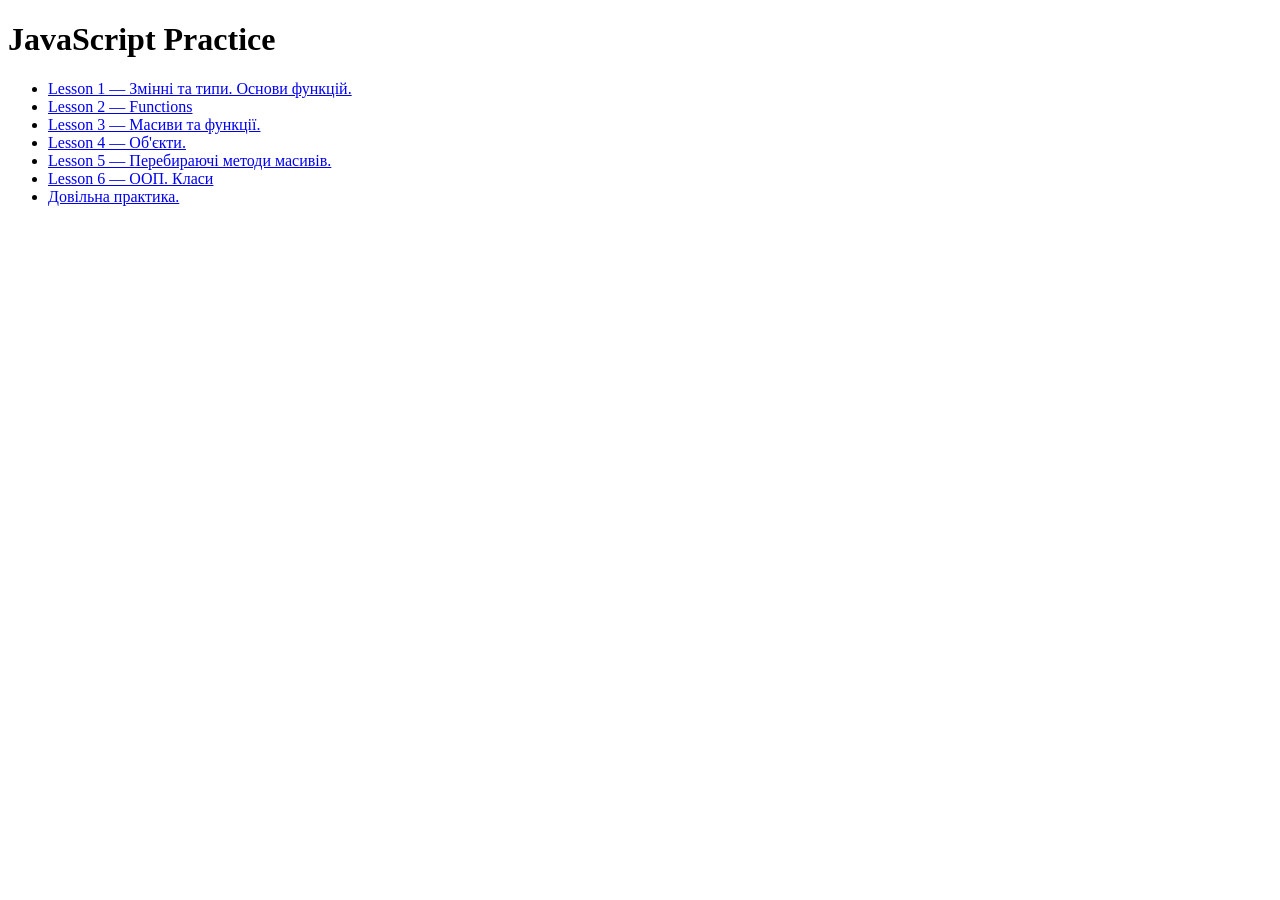
<file: index.html>
<!DOCTYPE html>
<html lang="uk">

<head>
    <meta charset="UTF-8">
    <title>JS Practice</title>
</head>

<body>

    <h1>JavaScript Practice</h1>

    <ul>
        <li>
            <a href="./lessons/lesson-01/index.html">
                Lesson 1 — Змінні та типи. Основи функцій.
            </a>
        </li>

        <li>
            <a href="./lessons/lesson-02/index.html">
                Lesson 2 — Functions
            </a>
        </li>

        <li>
            <a href="./lessons/lesson-03/index.html">
                Lesson 3 — Масиви та функції.
            </a>
        </li>

        <li>
            <a href="./lessons/leson-04/index.html">
                Lesson 4 — Об'єкти.
            </a>
        </li>
        <li>
            <a href="./lessons/lesson-05/index.html">
                Lesson 5 — Перебираючі методи масивів.
            </a>
        </li>
        <li>
            <a href="./lessons/lesson-06//index.html">
                Lesson 6 — ООП. Класи
            </a>
        </li>
        <li>
            <a href="./lessons/practice/index.html">
                Довільна практика.
            </a>
        </li>
    </ul>

</body>

</html>
<!-- <script type="module" src="./main.js"></script> -->
</file>
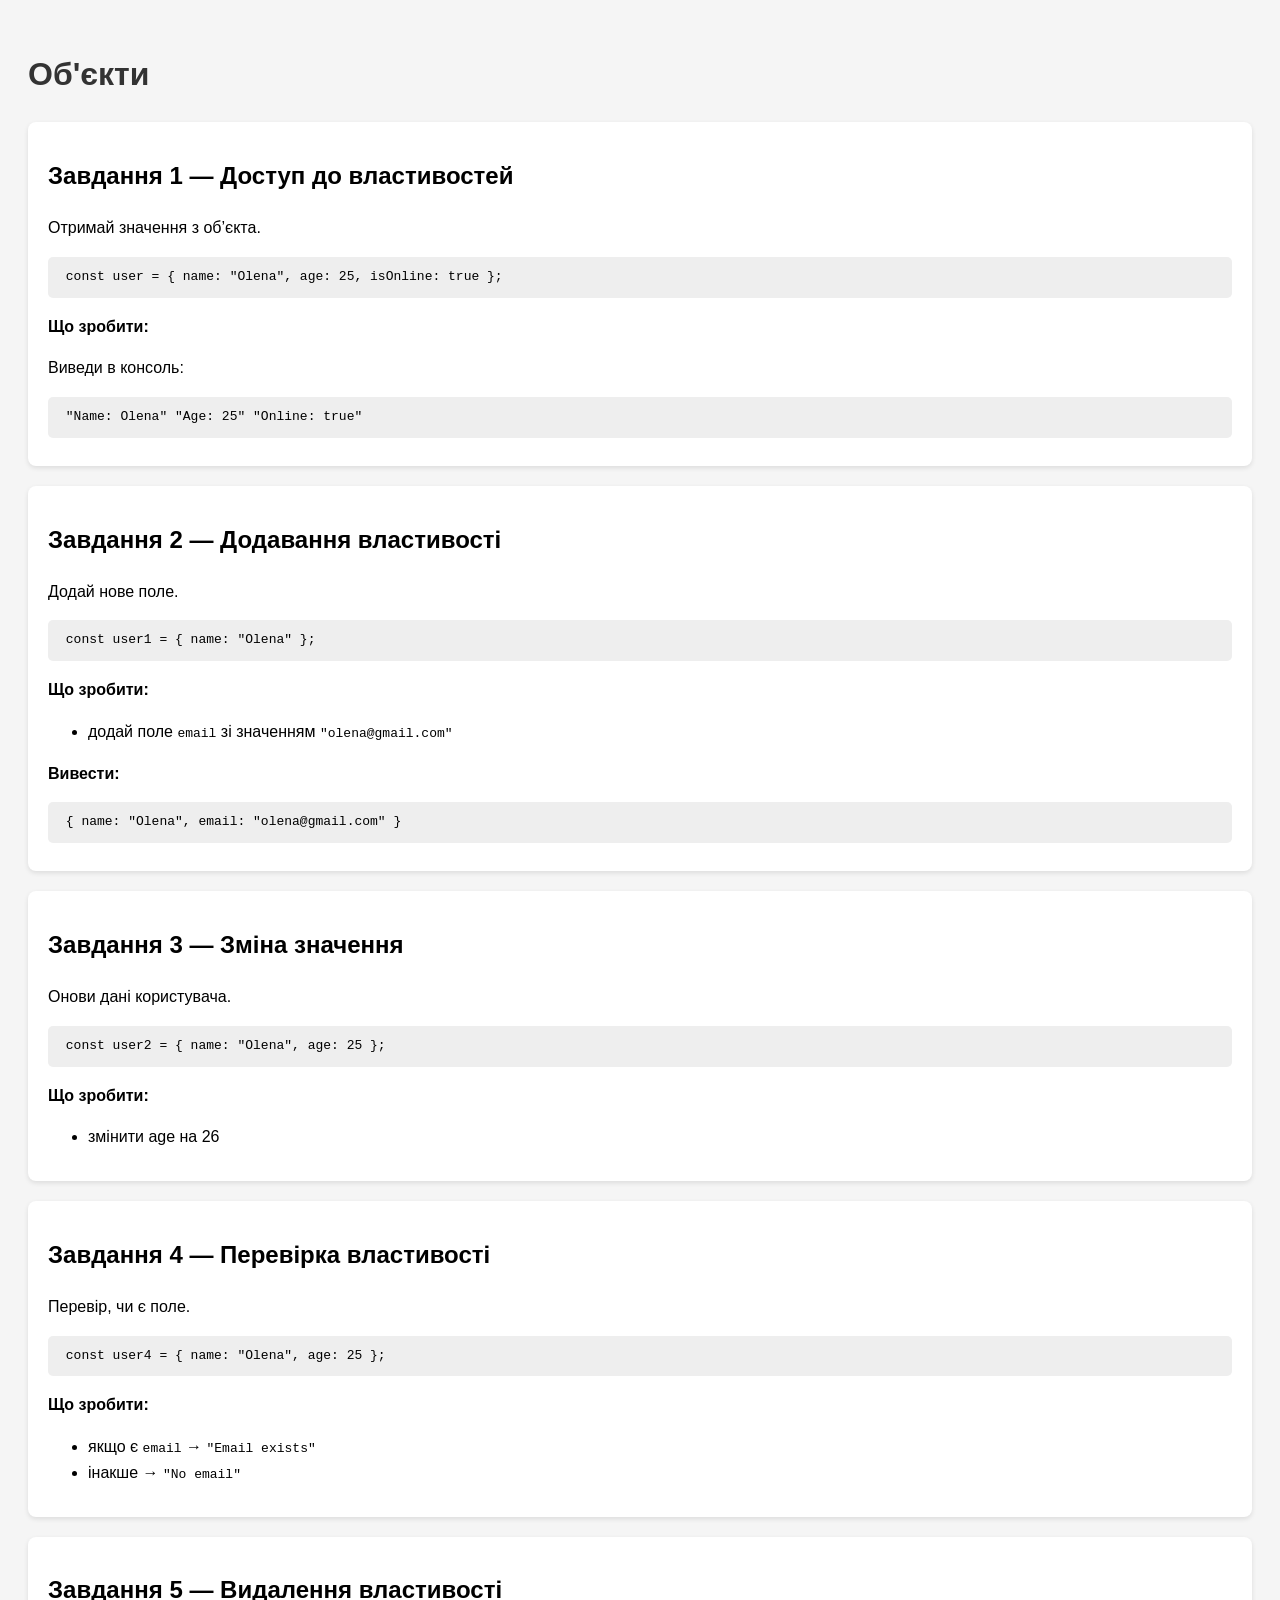
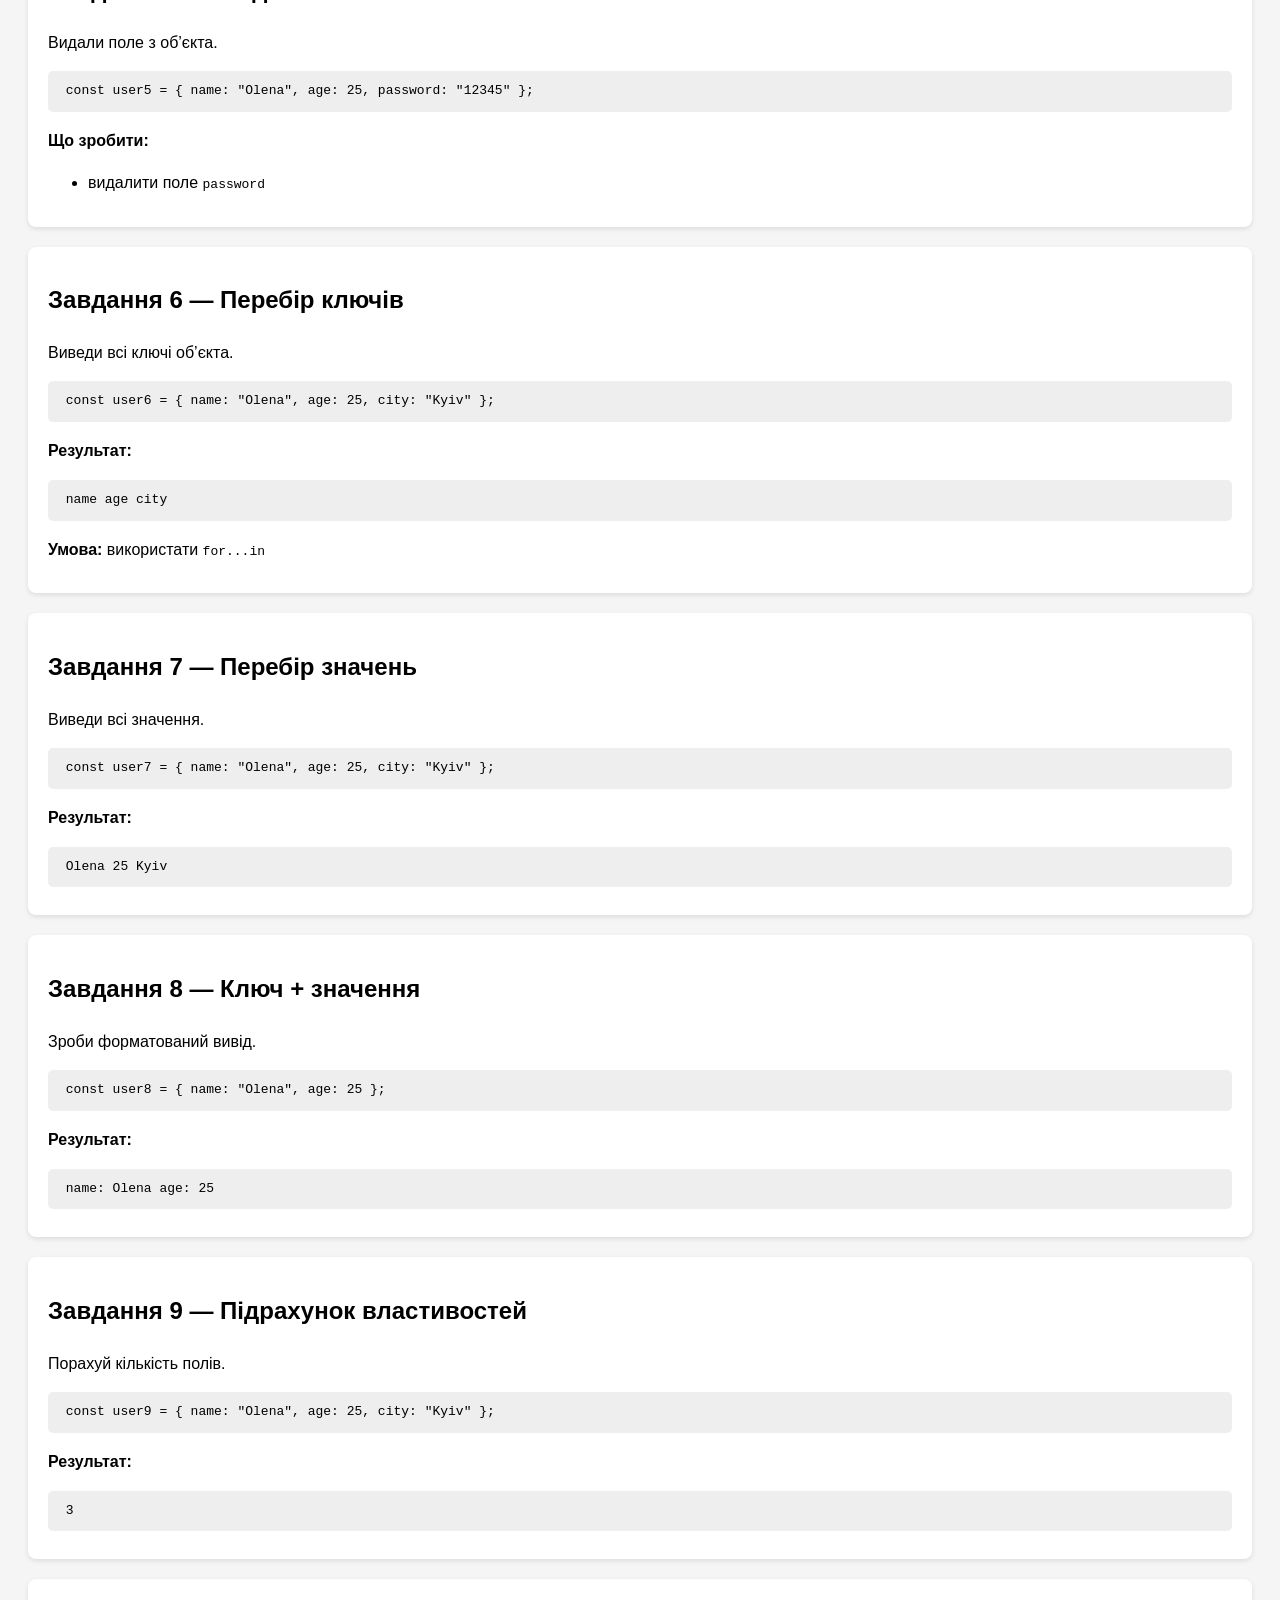
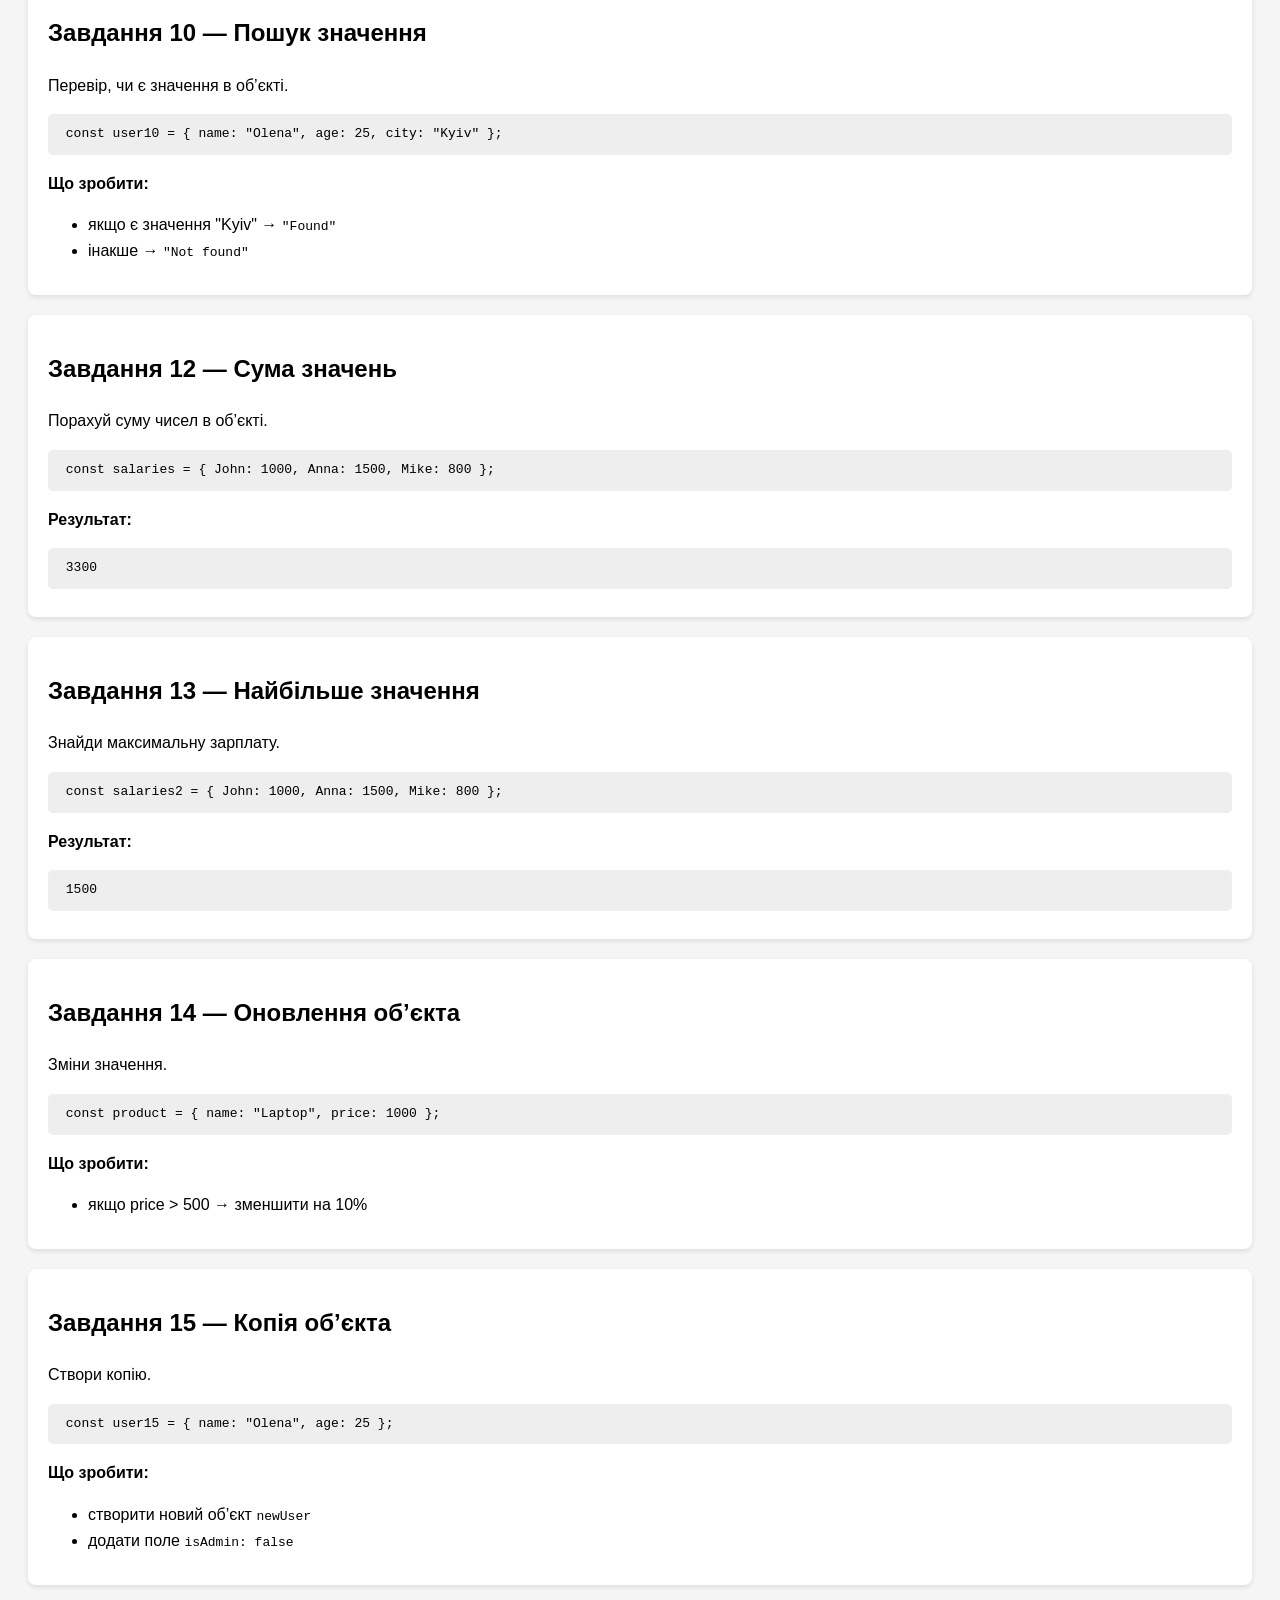
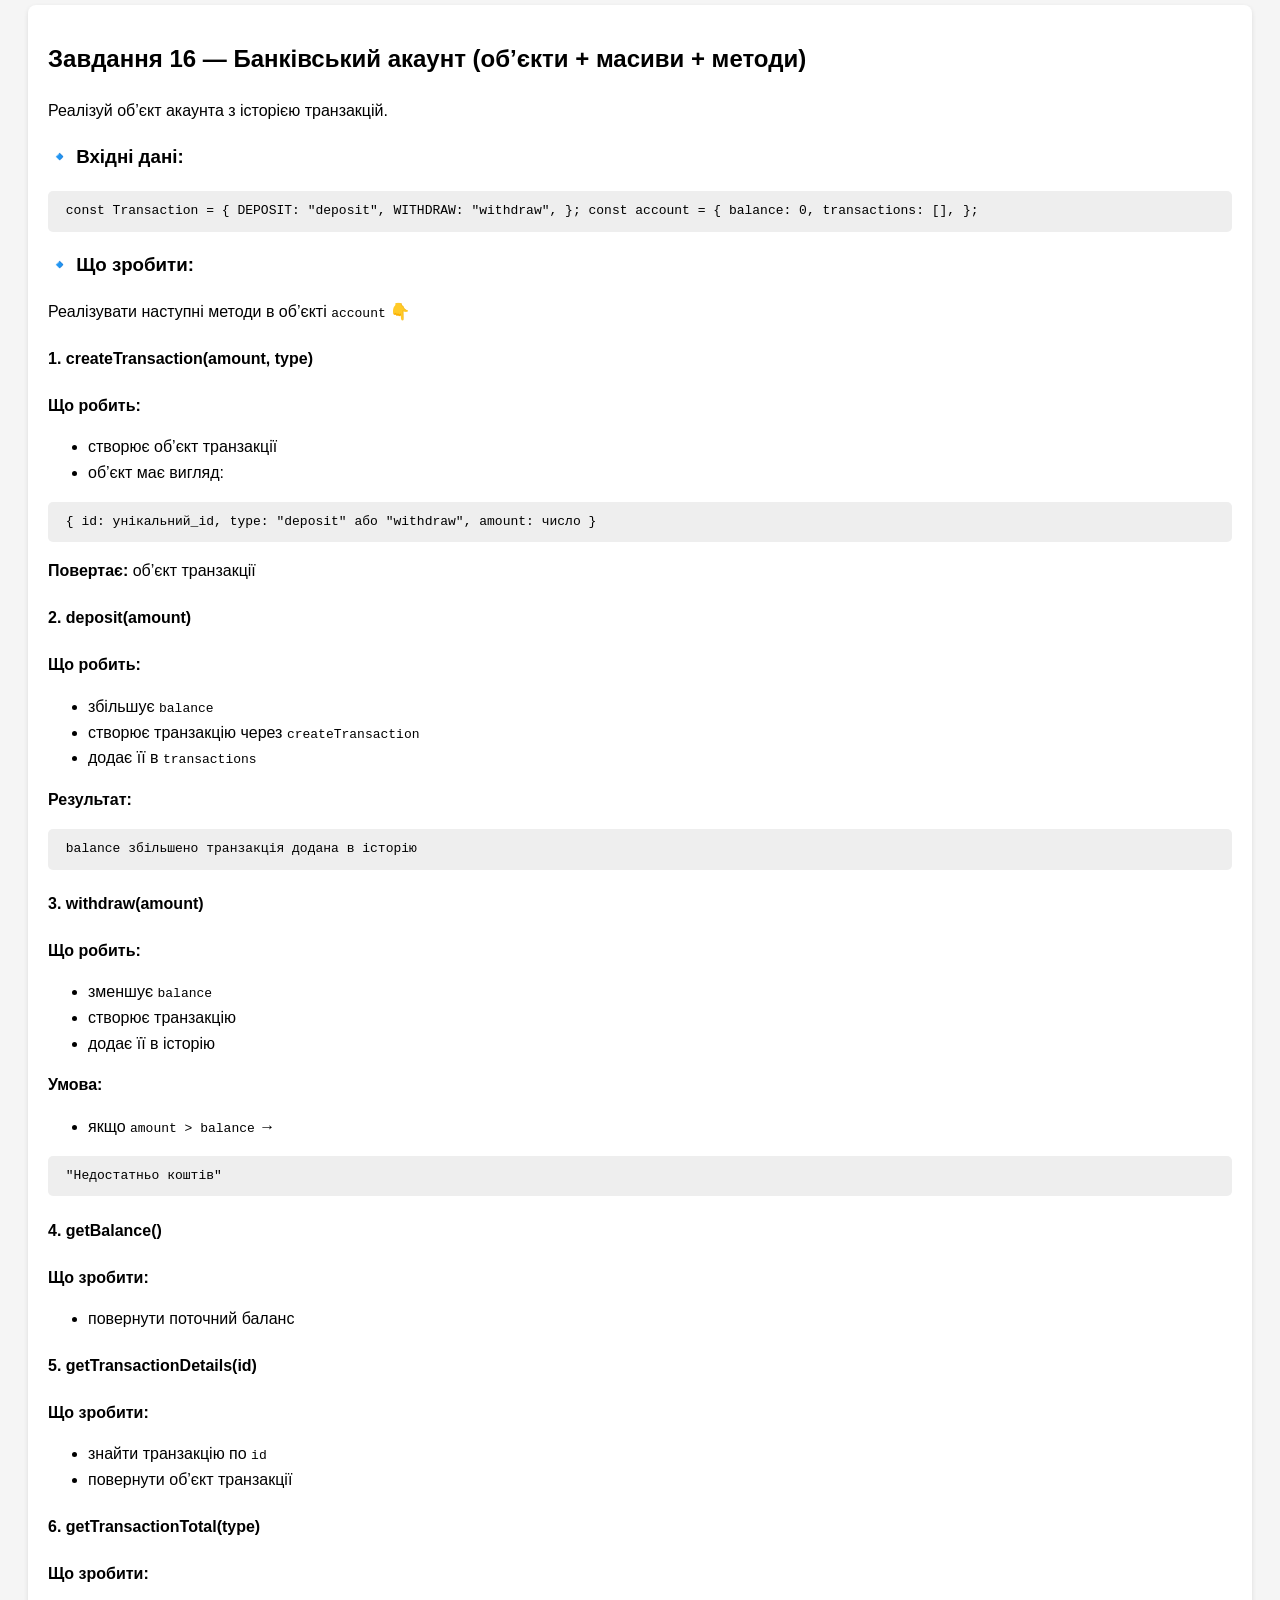
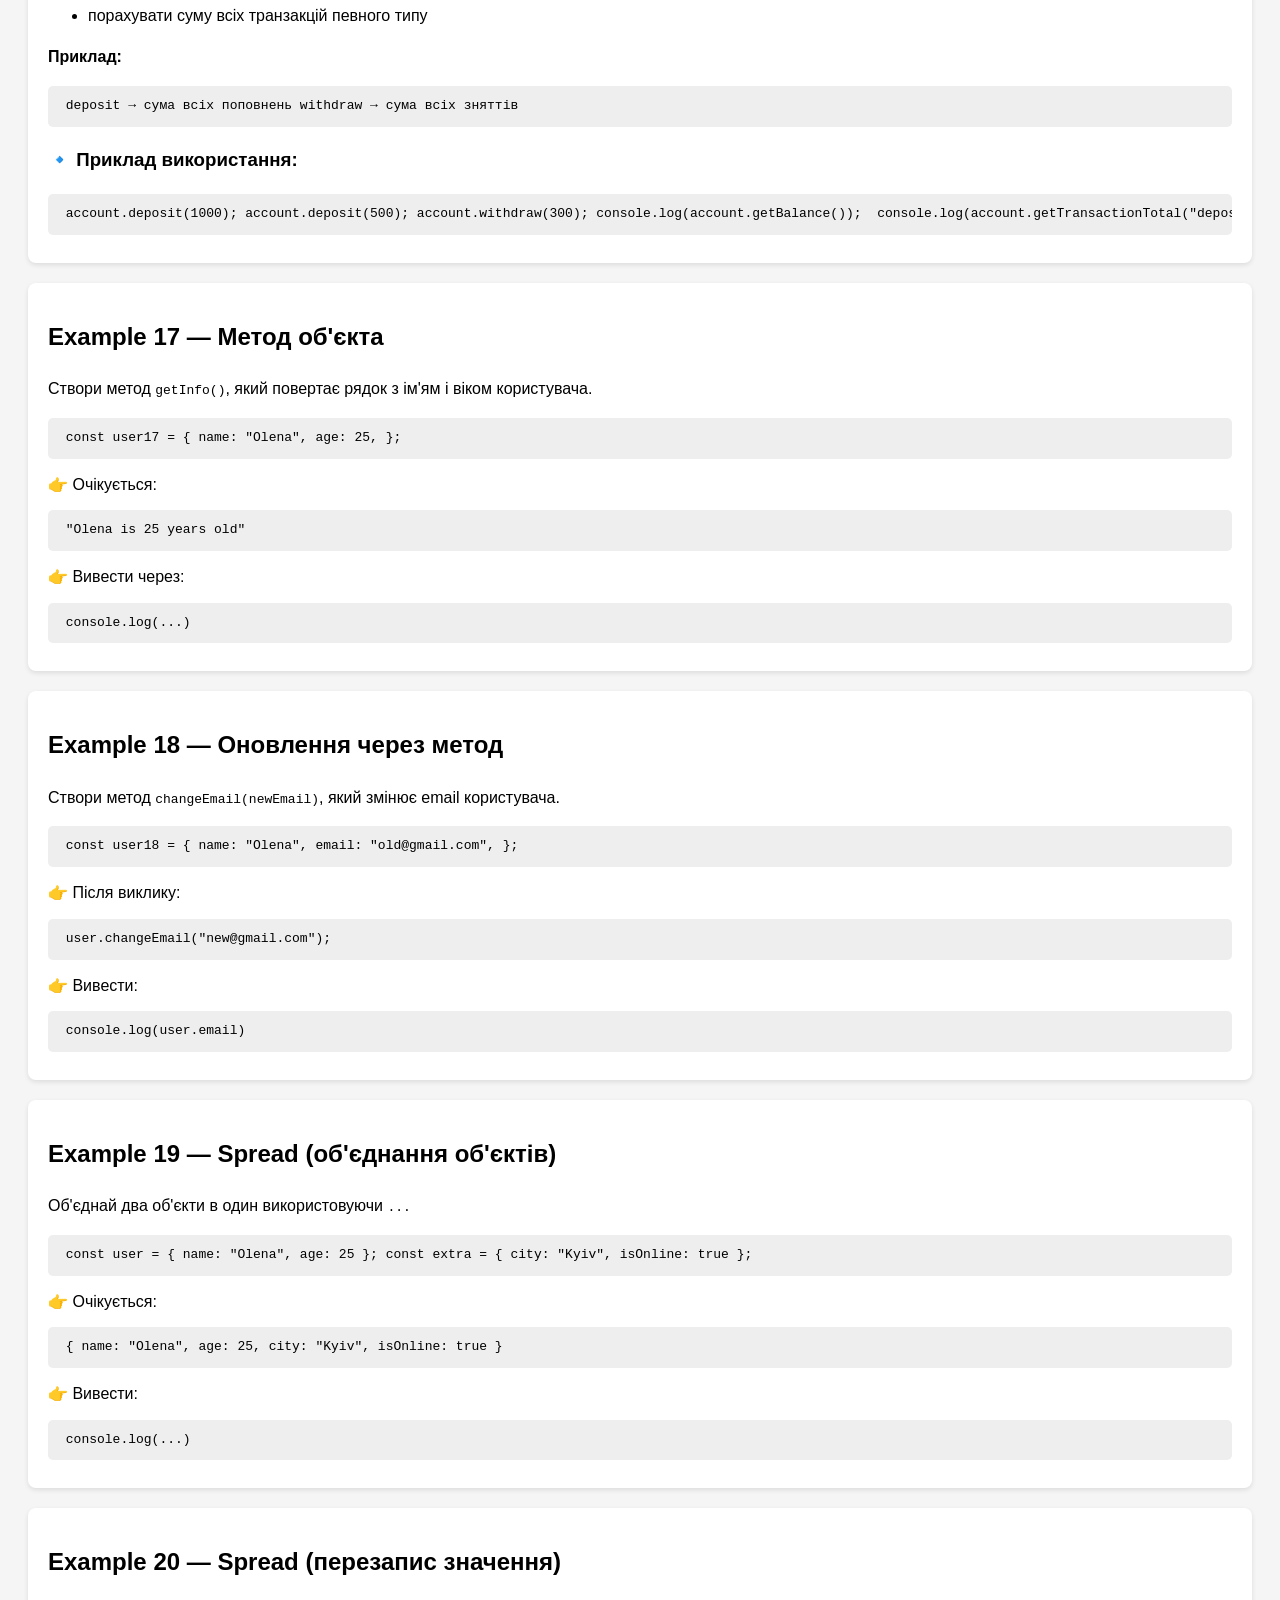
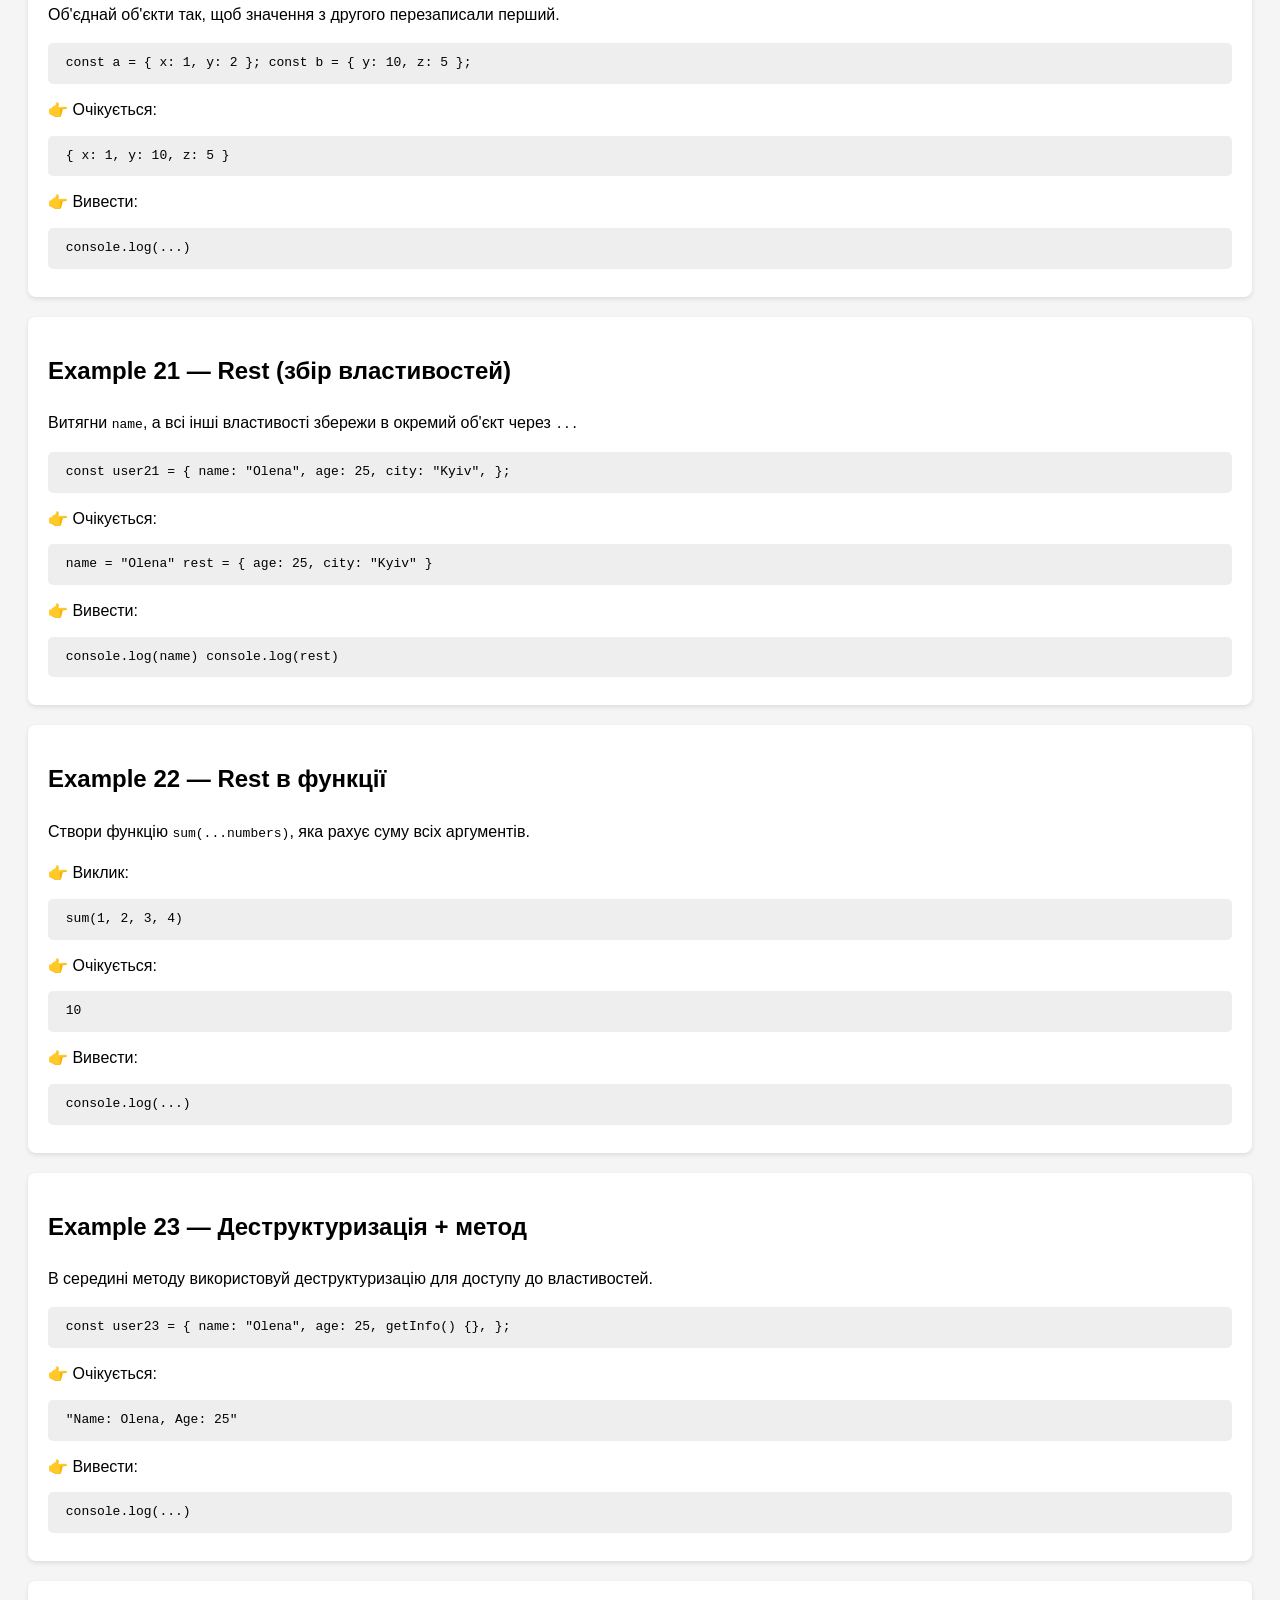
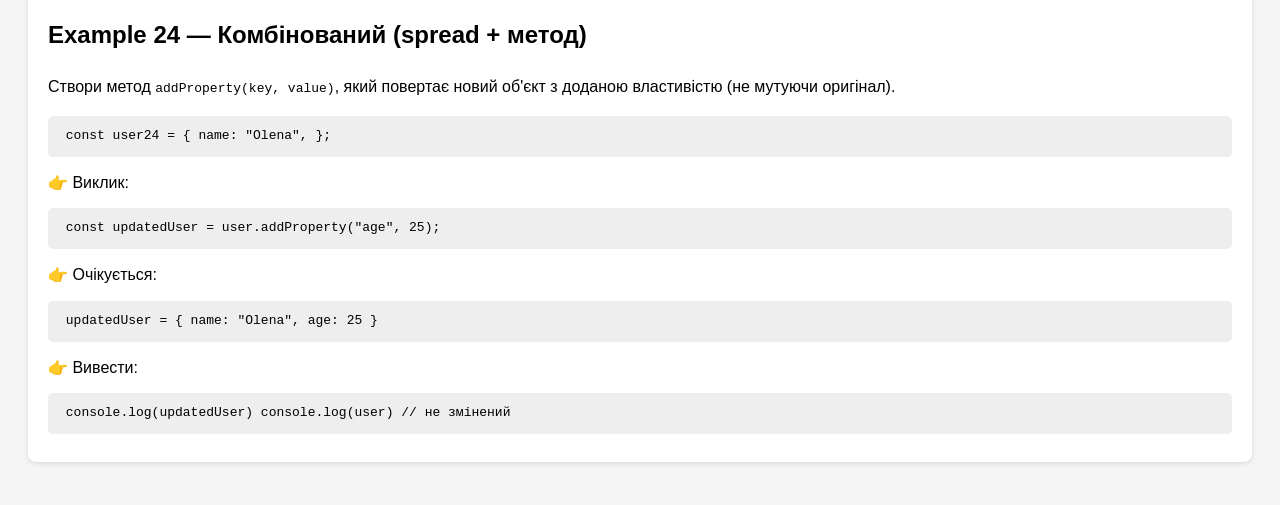
<file: lessons/leson-04/index.html>
<!DOCTYPE html>
<html lang="uk">

<head>
    <meta charset="UTF-8">
    <meta name="viewport" content="width=device-width, initial-scale=1.0">
    <title>Lesson 4 — Об'єкти</title>
    <style>
        body {
            font-family: Arial, sans-serif;
            padding: 20px;
            line-height: 1.6;
            background-color: #f5f5f5;
        }

        h1 {
            color: #333;
        }

        section {
            background-color: #fff;
            padding: 15px 20px;
            margin-bottom: 20px;
            border-radius: 8px;
            box-shadow: 0 2px 5px rgba(0, 0, 0, 0.1);
        }

        pre {
            background-color: #eee;
            padding: 10px;
            border-radius: 5px;
            overflow-x: auto;
        }

        button {
            margin-top: 10px;
            padding: 5px 10px;
        }
    </style>
</head>

<body>

    <h1>Об'єкти</h1>

    <section>
        <h2>Завдання 1 — Доступ до властивостей</h2>
        <p>Отримай значення з об’єкта.</p>
        <pre><code> const user = { name: "Olena", age: 25, isOnline: true }; </code></pre>
        <p><strong>Що зробити:</strong></p>
        <p>Виведи в консоль:</p>
        <pre><code> "Name: Olena" "Age: 25" "Online: true" </code></pre>
    </section>

    <section>
        <h2>Завдання 2 — Додавання властивості</h2>
        <p>Додай нове поле.</p>
        <pre><code> const user1 = { name: "Olena" }; </code></pre>
        <p><strong>Що зробити:</strong></p>
        <ul>
            <li>додай поле <code>email</code> зі значенням <code>"olena@gmail.com"</code></li>
        </ul>
        <p><strong>Вивести:</strong></p>
        <pre><code> { name: "Olena", email: "olena@gmail.com" } </code></pre>
    </section>

    <section>
        <h2>Завдання 3 — Зміна значення</h2>
        <p>Онови дані користувача.</p>
        <pre><code> const user2 = { name: "Olena", age: 25 }; </code></pre>
        <p><strong>Що зробити:</strong></p>
        <ul>
            <li>змінити age на 26</li>
        </ul>
    </section>

    <section>
        <h2>Завдання 4 — Перевірка властивості</h2>
        <p>Перевір, чи є поле.</p>
        <pre><code> const user4 = { name: "Olena", age: 25 }; </code></pre>
        <p><strong>Що зробити:</strong></p>
        <ul>
            <li>якщо є <code>email</code> → <code>"Email exists"</code></li>
            <li>інакше → <code>"No email"</code></li>
        </ul>
    </section>

    <section>
        <h2>Завдання 5 — Видалення властивості</h2>
        <p>Видали поле з об’єкта.</p>
        <pre><code> const user5 = { name: "Olena", age: 25, password: "12345" }; </code></pre>
        <p><strong>Що зробити:</strong></p>
        <ul>
            <li>видалити поле <code>password</code></li>
        </ul>
    </section>

    <section> 
        <h2>Завдання 6 — Перебір ключів</h2>
        <p>Виведи всі ключі об’єкта.</p>
        <pre><code> const user6 = { name: "Olena", age: 25, city: "Kyiv" }; </code></pre>
        <p><strong>Результат:</strong></p>
        <pre><code> name age city </code></pre>
        <p><strong>Умова:</strong> використати <code>for...in</code></p>
    </section>

    <section>
        <h2>Завдання 7 — Перебір значень</h2>
        <p>Виведи всі значення.</p>
        <pre><code> const user7 = { name: "Olena", age: 25, city: "Kyiv" }; </code></pre>
        <p><strong>Результат:</strong></p>
        <pre><code> Olena 25 Kyiv </code></pre>
    </section>

    <section>
        <h2>Завдання 8 — Ключ + значення</h2>
        <p>Зроби форматований вивід.</p>
        <pre><code> const user8 = { name: "Olena", age: 25 }; </code></pre>
        <p><strong>Результат:</strong></p>
        <pre><code> name: Olena age: 25 </code></pre>
    </section>

    <section>
        <h2>Завдання 9 — Підрахунок властивостей</h2>
        <p>Порахуй кількість полів.</p>
        <pre><code> const user9 = { name: "Olena", age: 25, city: "Kyiv" }; </code></pre>
        <p><strong>Результат:</strong></p>
        <pre><code> 3 </code></pre>
    </section>

    <section>
        <h2>Завдання 10 — Пошук значення</h2>
        <p>Перевір, чи є значення в об’єкті.</p>
        <pre><code> const user10 = { name: "Olena", age: 25, city: "Kyiv" }; </code></pre>
        <p><strong>Що зробити:</strong></p>
        <ul>
            <li>якщо є значення "Kyiv" → <code>"Found"</code></li>
            <li>інакше → <code>"Not found"</code></li>
        </ul>
    </section>

    <!-- <section>
        <h2>Завдання 11 — Дані користувача</h2>
        <p>Відфільтруй дані.</p>
        <pre><code> const user11 = { name: "Olena", age: 25, password: "12345", email: "olena@gmail.com" }; </code></pre>
        <p><strong>Що зробити:</strong></p>
        <ul>
            <li>вивести всі поля, КРІМ <code>password</code></li>
        </ul>
    </section> -->

    <section>
        <h2>Завдання 12 — Сума значень</h2>
        <p>Порахуй суму чисел в об’єкті.</p>
        <pre><code> const salaries = { John: 1000, Anna: 1500, Mike: 800 }; </code></pre>
        <p><strong>Результат:</strong></p>
        <pre><code> 3300 </code></pre>
    </section>

    <section>
        <h2>Завдання 13 — Найбільше значення</h2>
        <p>Знайди максимальну зарплату.</p>
        <pre><code> const salaries2 = { John: 1000, Anna: 1500, Mike: 800 }; </code></pre>
        <p><strong>Результат:</strong></p>
        <pre><code> 1500 </code></pre>
    </section>

    <section>
        <h2>Завдання 14 — Оновлення об’єкта</h2>
        <p>Зміни значення.</p>
        <pre><code> const product = { name: "Laptop", price: 1000 }; </code></pre>
        <p><strong>Що зробити:</strong></p>
        <ul>
            <li>якщо price > 500 → зменшити на 10%</li>
        </ul>
    </section>

    <section>
        <h2>Завдання 15 — Копія об’єкта</h2>
        <p>Створи копію.</p>
        <pre><code> const user15 = { name: "Olena", age: 25 }; </code></pre>
        <p><strong>Що зробити:</strong></p>
        <ul>
            <li>створити новий об’єкт <code>newUser</code></li>
            <li>додати поле <code>isAdmin: false</code></li>
        </ul>
      </section>

      <section>
        <h2>Завдання 16 — Банківський акаунт (об’єкти + масиви + методи)</h2>
        <p>Реалізуй об’єкт акаунта з історією транзакцій.</p>
        <h3>🔹 Вхідні дані:</h3>
        <pre><code> const Transaction = { DEPOSIT: "deposit", WITHDRAW: "withdraw", }; const account = { balance: 0, transactions: [], }; </code></pre>
        <h3>🔹 Що зробити:</h3>
        <p>Реалізувати наступні методи в об’єкті <code>account</code> 👇</p>
        <h4>1. createTransaction(amount, type)</h4>
        <p><strong>Що робить:</strong></p>
        <ul>
            <li>створює об’єкт транзакції</li>
            <li>об’єкт має вигляд:</li>
        </ul>
        <pre><code> { id: унікальний_id, type: "deposit" або "withdraw", amount: число } </code></pre>
        <p><strong>Повертає:</strong> об’єкт транзакції</p>
        <h4>2. deposit(amount)</h4>
        <p><strong>Що робить:</strong></p>
        <ul>
            <li>збільшує <code>balance</code></li>
            <li>створює транзакцію через <code>createTransaction</code></li>
            <li>додає її в <code>transactions</code></li>
        </ul>
        <p><strong>Результат:</strong></p>
        <pre><code> balance збільшено транзакція додана в історію </code></pre>
        <h4>3. withdraw(amount)</h4>
        <p><strong>Що робить:</strong></p>
        <ul>
            <li>зменшує <code>balance</code></li>
            <li>створює транзакцію</li>
            <li>додає її в історію</li>
        </ul>
        <p><strong>Умова:</strong></p>
        <ul>
            <li>якщо <code>amount > balance</code> →</li>
        </ul>
        <pre><code> "Недостатньо коштів" </code></pre>
        <h4>4. getBalance()</h4>
        <p><strong>Що зробити:</strong></p>
        <ul>
            <li>повернути поточний баланс</li>
        </ul>
        <h4>5. getTransactionDetails(id)</h4>
        <p><strong>Що зробити:</strong></p>
        <ul>
            <li>знайти транзакцію по <code>id</code></li>
            <li>повернути об’єкт транзакції</li>
        </ul>
        <h4>6. getTransactionTotal(type)</h4>
        <p><strong>Що зробити:</strong></p>
        <ul>
            <li>порахувати суму всіх транзакцій певного типу</li>
        </ul>
        <p><strong>Приклад:</strong></p>
        <pre><code> deposit → сума всіх поповнень withdraw → сума всіх зняттів </code></pre>
        <h3>🔹 Приклад використання:</h3>
        <pre><code> account.deposit(1000); account.deposit(500); account.withdraw(300); console.log(account.getBalance());  console.log(account.getTransactionTotal("deposit"));  console.log(account.getTransactionTotal("withdraw")); </code></pre>
      </section>

      <section>
        <h2>Example 17 — Метод об'єкта</h2>
        <p>Створи метод <code>getInfo()</code>, який повертає рядок з ім'ям і віком користувача.</p>
        <pre><code> const user17 = { name: "Olena", age: 25, }; </code></pre>
        
        👉 Очікується:
        
        <pre><code> "Olena is 25 years old" </code></pre>
        
        👉 Вивести через:
        
        <pre><code> console.log(...) </code></pre>
      </section>

      <section>
        <h2>Example 18 — Оновлення через метод</h2>
        <p>Створи метод <code>changeEmail(newEmail)</code>, який змінює email користувача.</p>
        <pre><code> const user18 = { name: "Olena", email: "old@gmail.com", }; </code></pre>
        
        👉 Після виклику:
        
        <pre><code> user.changeEmail("new@gmail.com"); </code></pre>
        
        👉 Вивести:
        
        <pre><code> console.log(user.email) </code></pre>
      </section>

      <section>
    <h2>Example 19 — Spread (об'єднання об'єктів)</h2>
    <p>Об'єднай два об'єкти в один використовуючи <code>...</code></p>
    <pre><code> const user = { name: "Olena", age: 25 }; const extra = { city: "Kyiv", isOnline: true }; </code></pre>
    
    👉 Очікується:
    
    <pre><code> { name: "Olena", age: 25, city: "Kyiv", isOnline: true } </code></pre>
    
    👉 Вивести:
    
    <pre><code> console.log(...) </code></pre>
      </section>

      <section>
        <h2>Example 20 — Spread (перезапис значення)</h2>
        <p>Об'єднай об'єкти так, щоб значення з другого перезаписали перший.</p>
        <pre><code> const a = { x: 1, y: 2 }; const b = { y: 10, z: 5 }; </code></pre>
        
        👉 Очікується:
        
        <pre><code> { x: 1, y: 10, z: 5 } </code></pre>
        
        👉 Вивести:
        
        <pre><code> console.log(...) </code></pre>
      </section>

      <section>
        <h2>Example 21 — Rest (збір властивостей)</h2>
        <p>Витягни <code>name</code>, а всі інші властивості збережи в окремий об'єкт через <code>...</code></p>
        <pre><code> const user21 = { name: "Olena", age: 25, city: "Kyiv", }; </code></pre>
        
        👉 Очікується:
        
        <pre><code> name = "Olena" rest = { age: 25, city: "Kyiv" } </code></pre>
        
        👉 Вивести:
        
        <pre><code> console.log(name) console.log(rest) </code></pre>
      </section>

      <section>
<h2>Example 22 — Rest в функції</h2>
<p>Створи функцію <code>sum(...numbers)</code>, яка рахує суму всіх аргументів.</p>

👉 Виклик:

<pre><code> sum(1, 2, 3, 4) </code></pre>

👉 Очікується:

<pre><code> 10 </code></pre>

👉 Вивести:

<pre><code> console.log(...) </code></pre>
      </section>


      <section>
<h2>Example 23 — Деструктуризація + метод</h2>
<p>В середині методу використовуй деструктуризацію для доступу до властивостей.</p>
<pre><code> const user23 = { name: "Olena", age: 25, getInfo() {}, }; </code></pre>

👉 Очікується:

<pre><code> "Name: Olena, Age: 25" </code></pre>

👉 Вивести:

<pre><code> console.log(...) </code></pre>
      </section>

      <section>
        <h2>Example 24 — Комбінований (spread + метод)</h2>
        <p>Створи метод <code>addProperty(key, value)</code>, який повертає новий об'єкт з доданою властивістю (не мутуючи
            оригінал).</p>
        <pre><code> const user24 = { name: "Olena", }; </code></pre>
        
        👉 Виклик:
        
        <pre><code> const updatedUser = user.addProperty("age", 25); </code></pre>
        
        👉 Очікується:
        
        <pre><code> updatedUser = { name: "Olena", age: 25 } </code></pre>
        
        👉 Вивести:
        
        <pre><code> console.log(updatedUser) console.log(user) // не змінений </code></pre>
      </section>

 
    
    
    
    

    <script src="./script.js"></script>
</body>

</html>
</file>
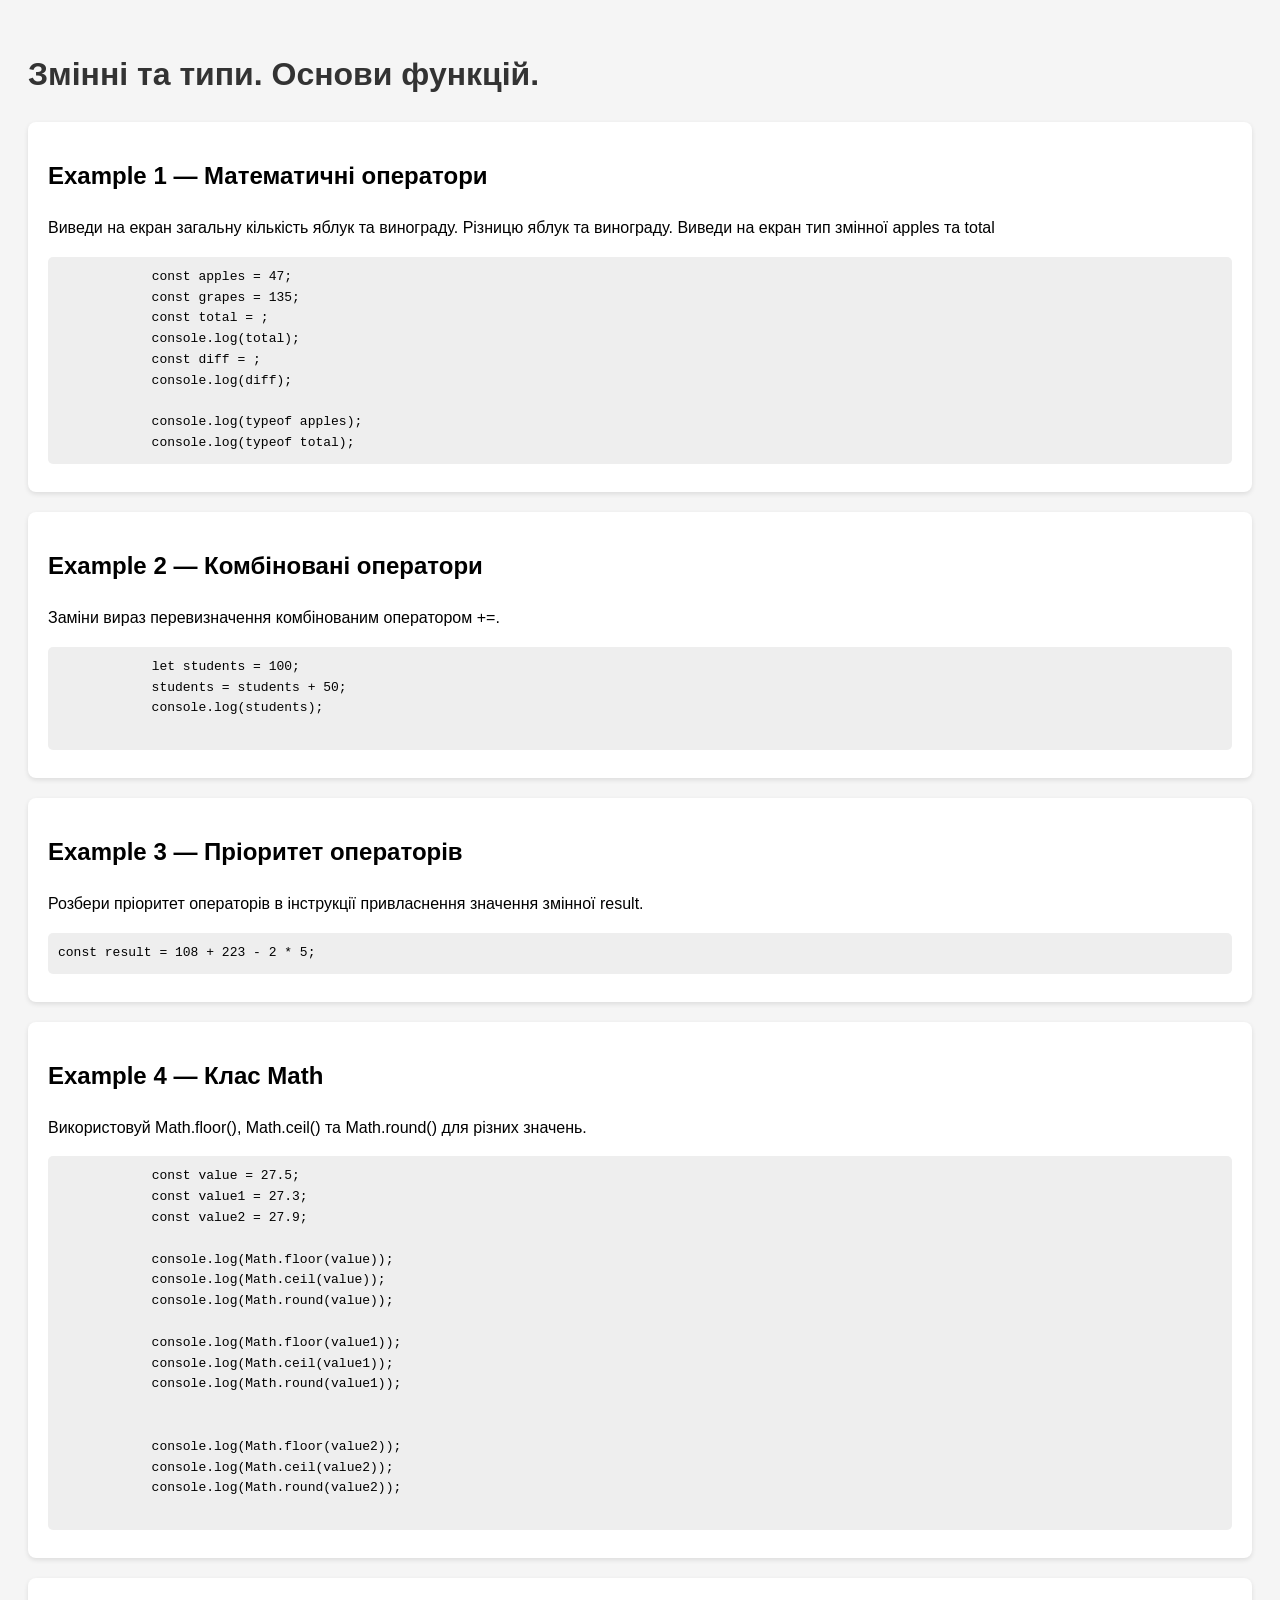
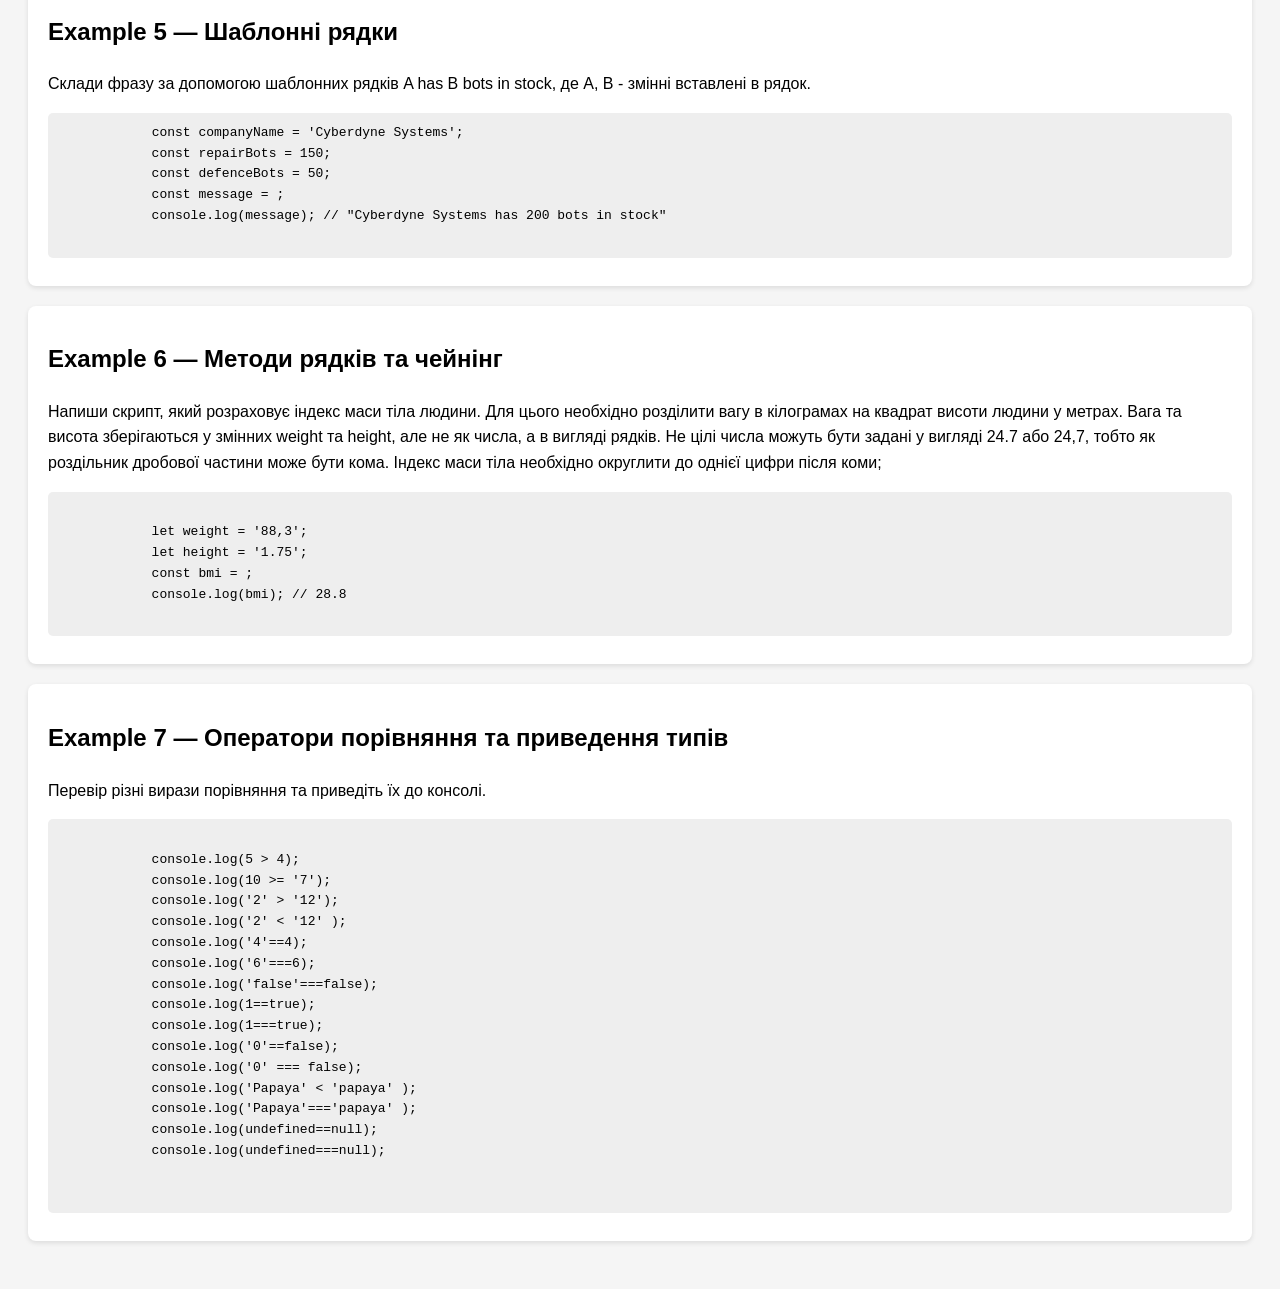
<file: lessons/lesson-01/index.html>
<!DOCTYPE html>
<html lang="uk">

<head>
    <meta charset="UTF-8">
    <meta name="viewport" content="width=device-width, initial-scale=1.0">
    <title>Lesson 1 — Основи JS</title>
    <style>
        body {
            font-family: Arial, sans-serif;
            padding: 20px;
            line-height: 1.6;
            background-color: #f5f5f5;
        }

        h1 {
            color: #333;
        }

        section {
            background-color: #fff;
            padding: 15px 20px;
            margin-bottom: 20px;
            border-radius: 8px;
            box-shadow: 0 2px 5px rgba(0, 0, 0, 0.1);
        }

        pre {
            background-color: #eee;
            padding: 10px;
            border-radius: 5px;
            overflow-x: auto;
        }

        button {
            margin-top: 10px;
            padding: 5px 10px;
        }
    </style>
</head>

<body>

    <h1>Змінні та типи. Основи функцій.</h1>

    <section>
        <h2>Example 1 — Математичні оператори</h2>
        <p>Виведи на екран загальну кількість яблук та винограду. Різницю яблук та винограду. Виведи на екран тип змінної apples та total  </p>
    
        <pre>
            <code>const apples = 47;
            const grapes = 135;
            const total = ;
            console.log(total);
            const diff = ;
            console.log(diff);
            
            console.log(typeof apples); 
            console.log(typeof total); </code></pre>

       
    </section>

    <section>
        <h2>Example 2 — Комбіновані оператори</h2>
        <p>Заміни вираз перевизначення комбінованим оператором +=.</p>
        <pre>
            <code>let students = 100;
            students = students + 50;
            console.log(students);</code>
        </pre>
    </section>

    <section>
        <h2>Example 3 — Пріоритет операторів</h2>
        <p>Розбери пріоритет операторів в інструкції привласнення значення змінної result.</p>
        <pre>const result = 108 + 223 - 2 * 5;</pre>
    </section>

    <section>
        <h2>Example 4 — Клас Math</h2>
        <p>Використовуй Math.floor(), Math.ceil() та Math.round() для різних значень.</p>
        <pre>
            <code>const value = 27.5;
            const value1 = 27.3;
            const value2 = 27.9;
            
            console.log(Math.floor(value));
            console.log(Math.ceil(value));
            console.log(Math.round(value));
            
            console.log(Math.floor(value1));
            console.log(Math.ceil(value1));
            console.log(Math.round(value1));
            
            
            console.log(Math.floor(value2));
            console.log(Math.ceil(value2));
            console.log(Math.round(value2));</code>
        </pre>
    </section>

    <section>
        <h2>Example 5 — Шаблонні рядки</h2>
        <p>Склади фразу за допомогою шаблонних рядків A has B bots in stock, де A, B - змінні вставлені в рядок.</p>
        <pre>
            <code>const companyName = 'Cyberdyne Systems';
            const repairBots = 150;
            const defenceBots = 50;
            const message = ;
            console.log(message); // "Cyberdyne Systems has 200 bots in stock"</code>
        </pre>
    </section>

    <section>
        <h2>Example 6 — Методи рядків та чейнінг</h2>
        <p>Напиши скрипт, який розраховує індекс маси тіла людини. Для цього необхідно розділити вагу в кілограмах на квадрат
        висоти людини у метрах.
        
        Вага та висота зберігаються у змінних weight та height, але не як числа, а в вигляді рядків. Не цілі числа можуть бути задані у вигляді 24.7 або 24,7, тобто як роздільник дробової частини може бути
        кома.
        
        Індекс маси тіла необхідно округлити до однієї цифри після коми;
        </p>
        <pre>
            <code>
            let weight = '88,3';
            let height = '1.75';
            const bmi = ;
            console.log(bmi); // 28.8</code>
        </pre>
    </section>

    <section>
        <h2>Example 7 — Оператори порівняння та приведення типів</h2>
        <p>Перевір різні вирази порівняння та приведіть їх до консолі.</p>
        <pre>
            <code>
            console.log(5 > 4);
            console.log(10 >= '7'); 
            console.log('2' > '12'); 
            console.log('2' < '12' ); 
            console.log('4'==4); 
            console.log('6'===6); 
            console.log('false'===false);
            console.log(1==true);
            console.log(1===true);
            console.log('0'==false); 
            console.log('0' === false); 
            console.log('Papaya' < 'papaya' );
            console.log('Papaya'==='papaya' );
            console.log(undefined==null); 
            console.log(undefined===null);
</code>
        </pre>
    </section>

    <script src="./script.js"></script>
</body>

</html>
</file>
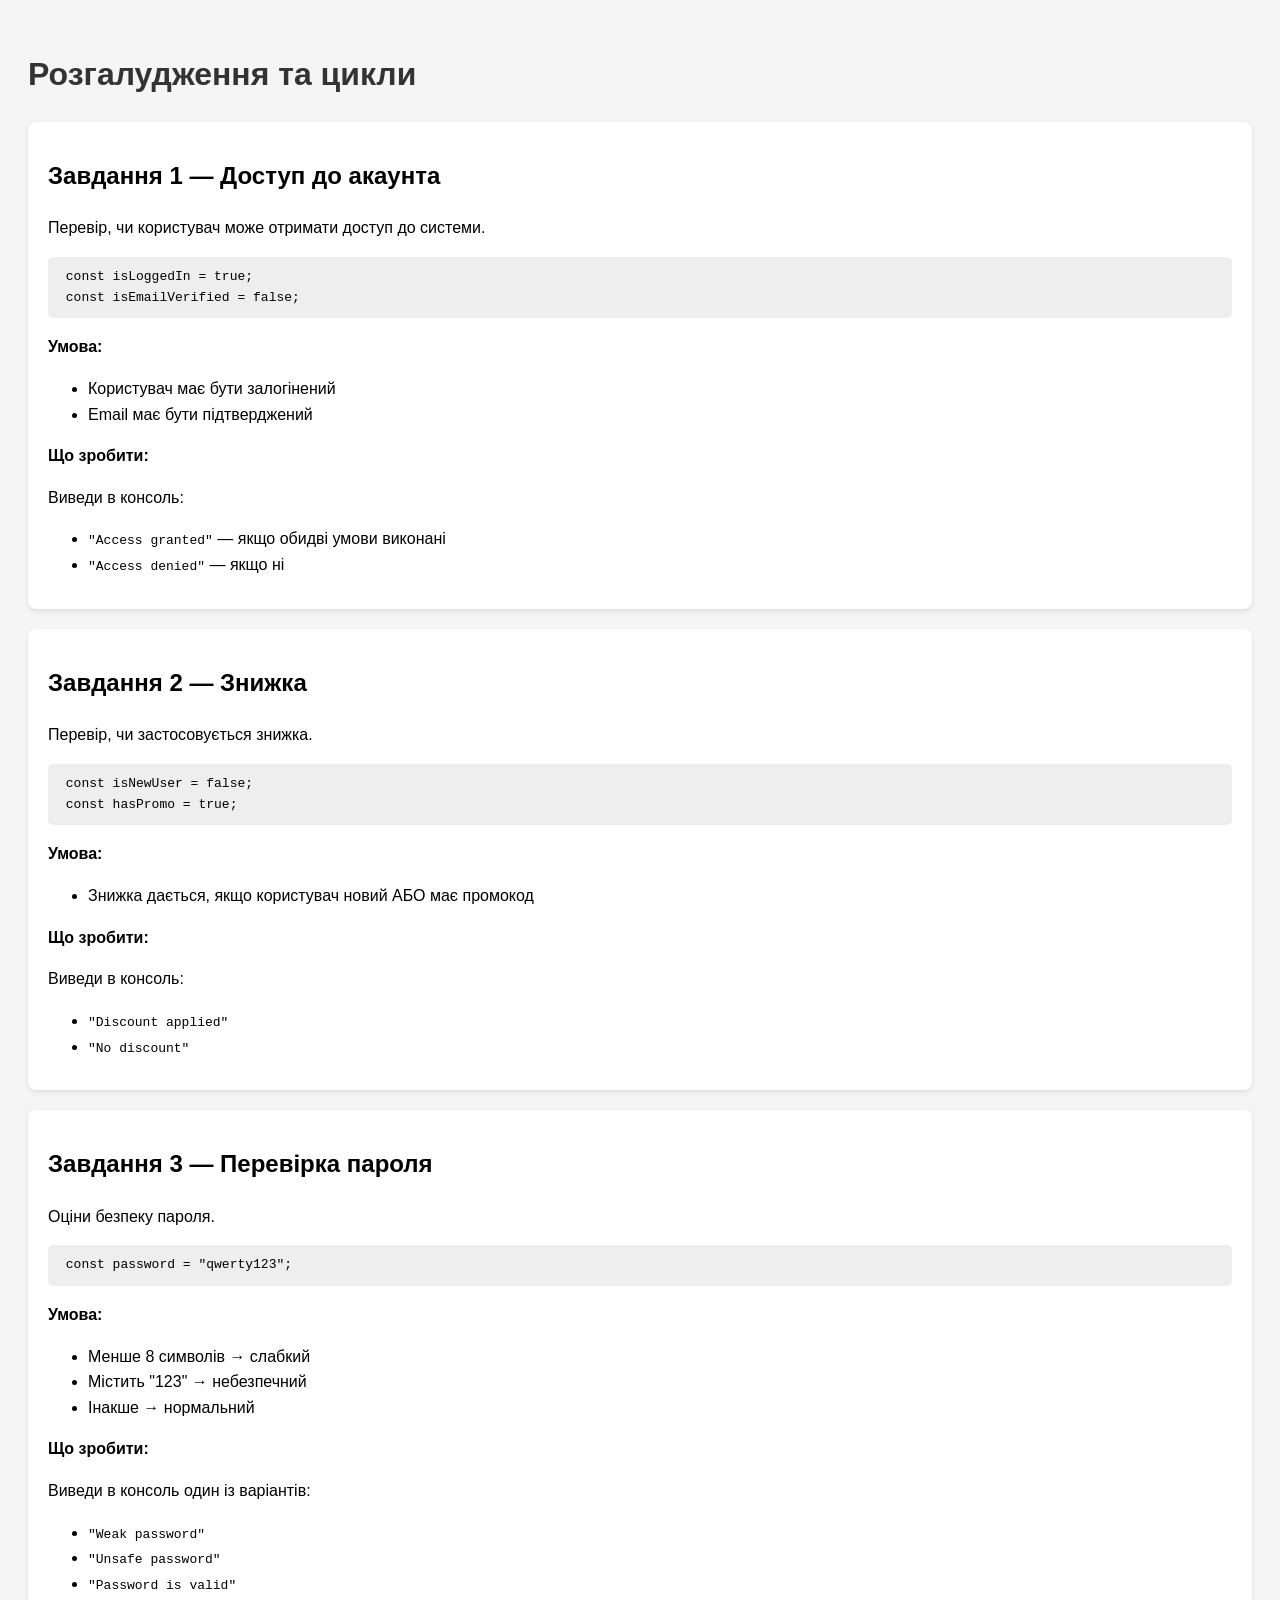
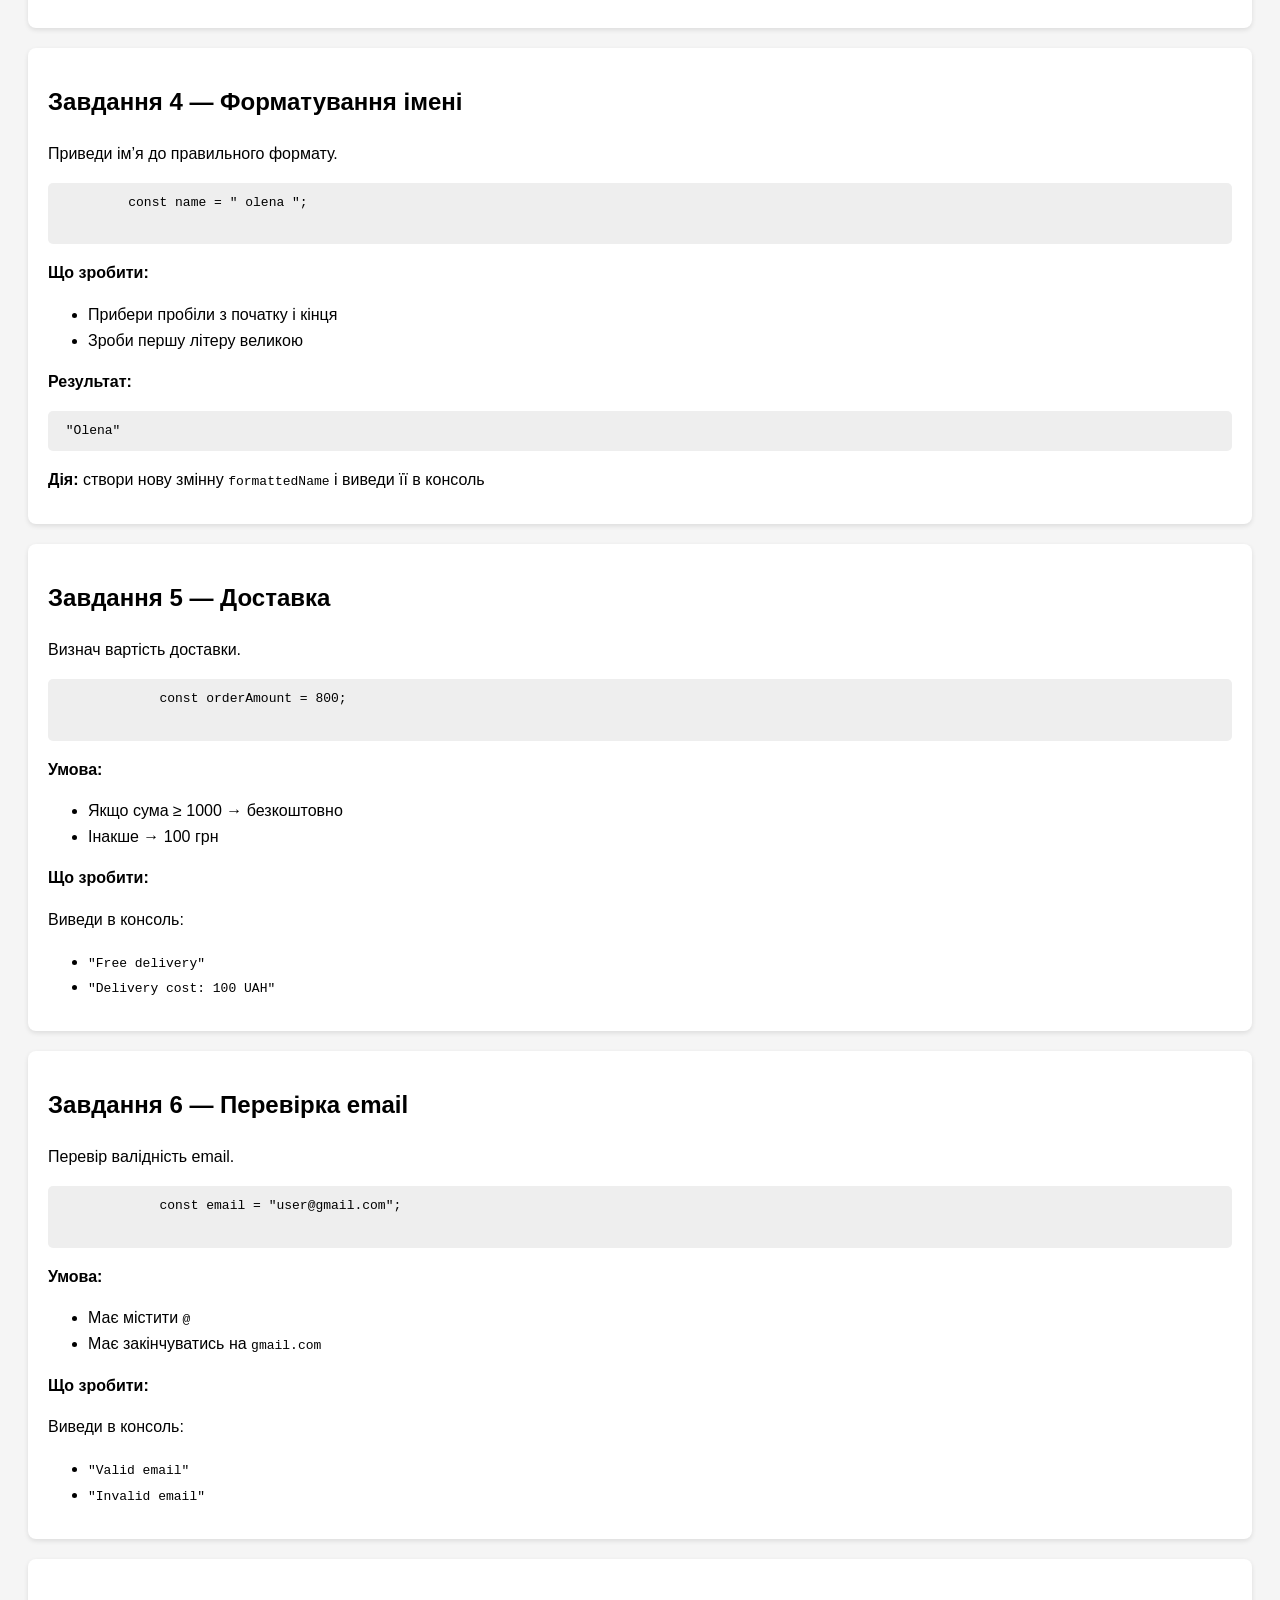
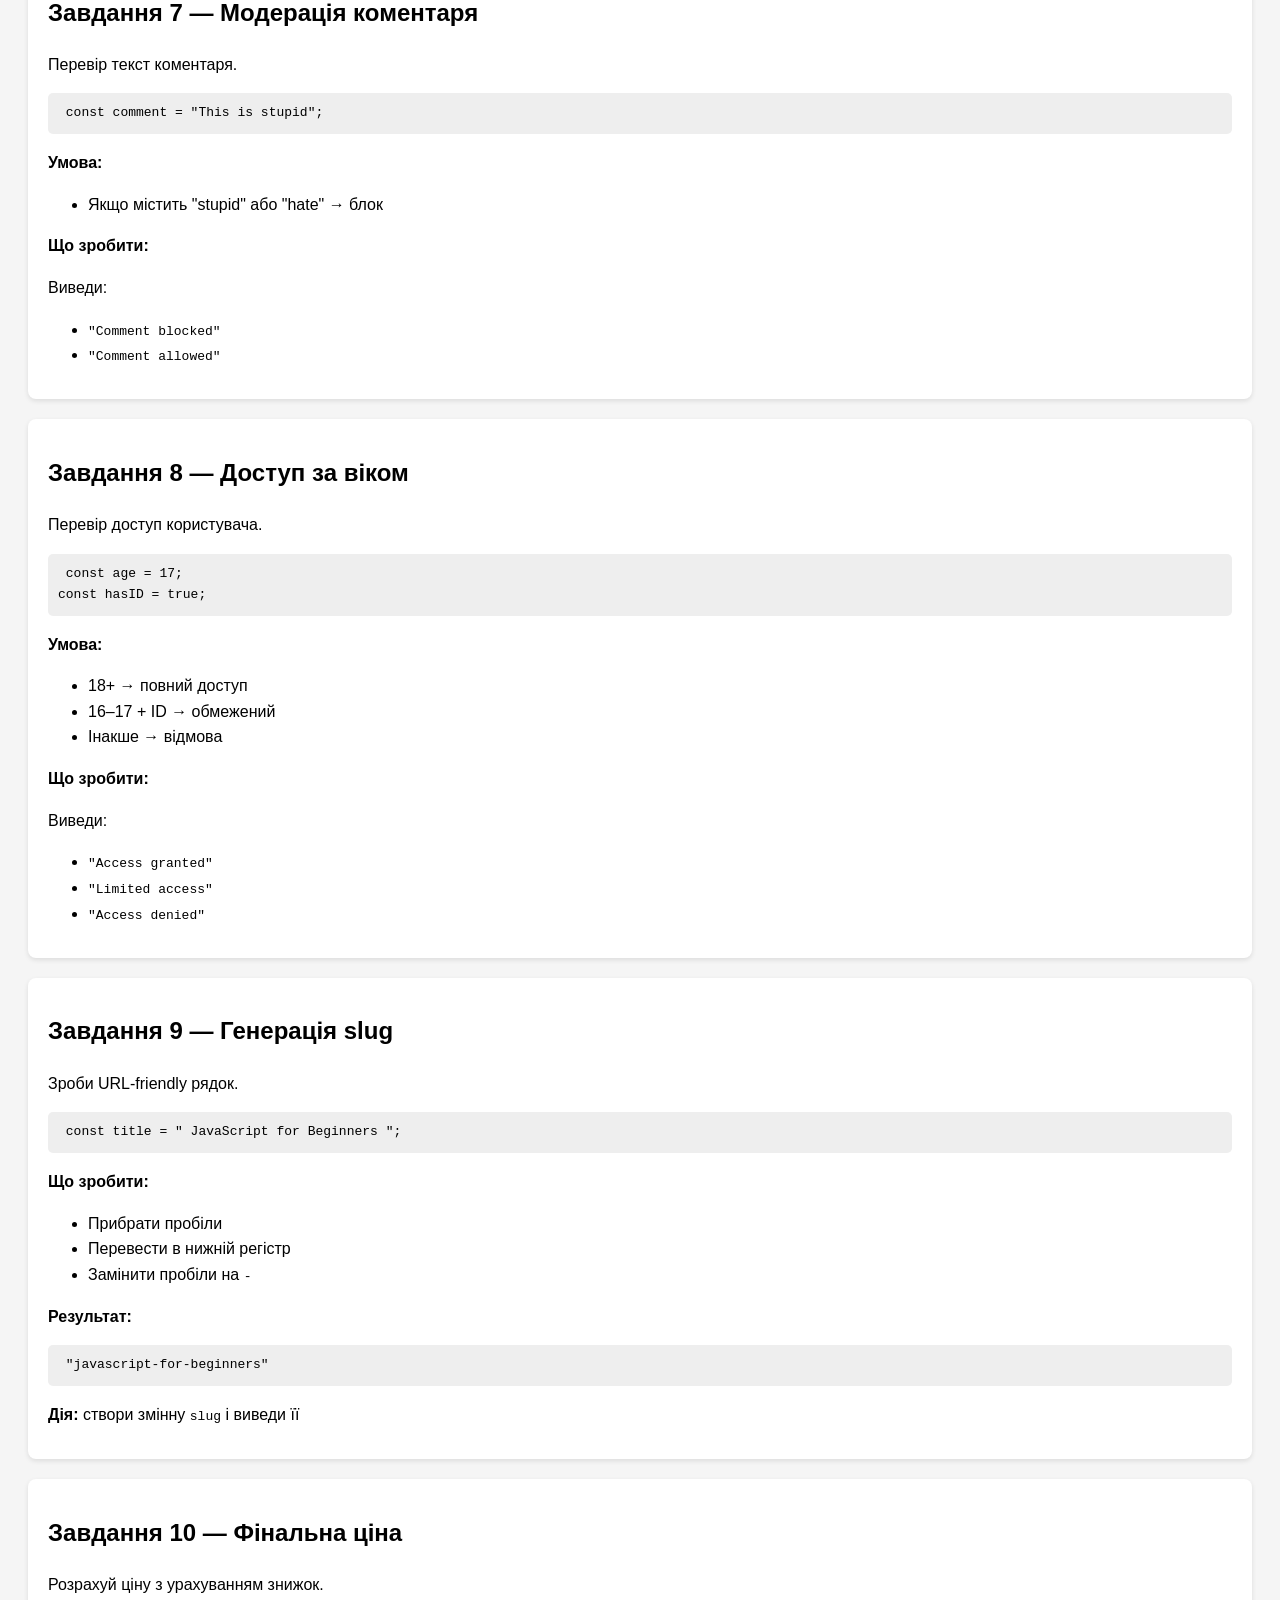
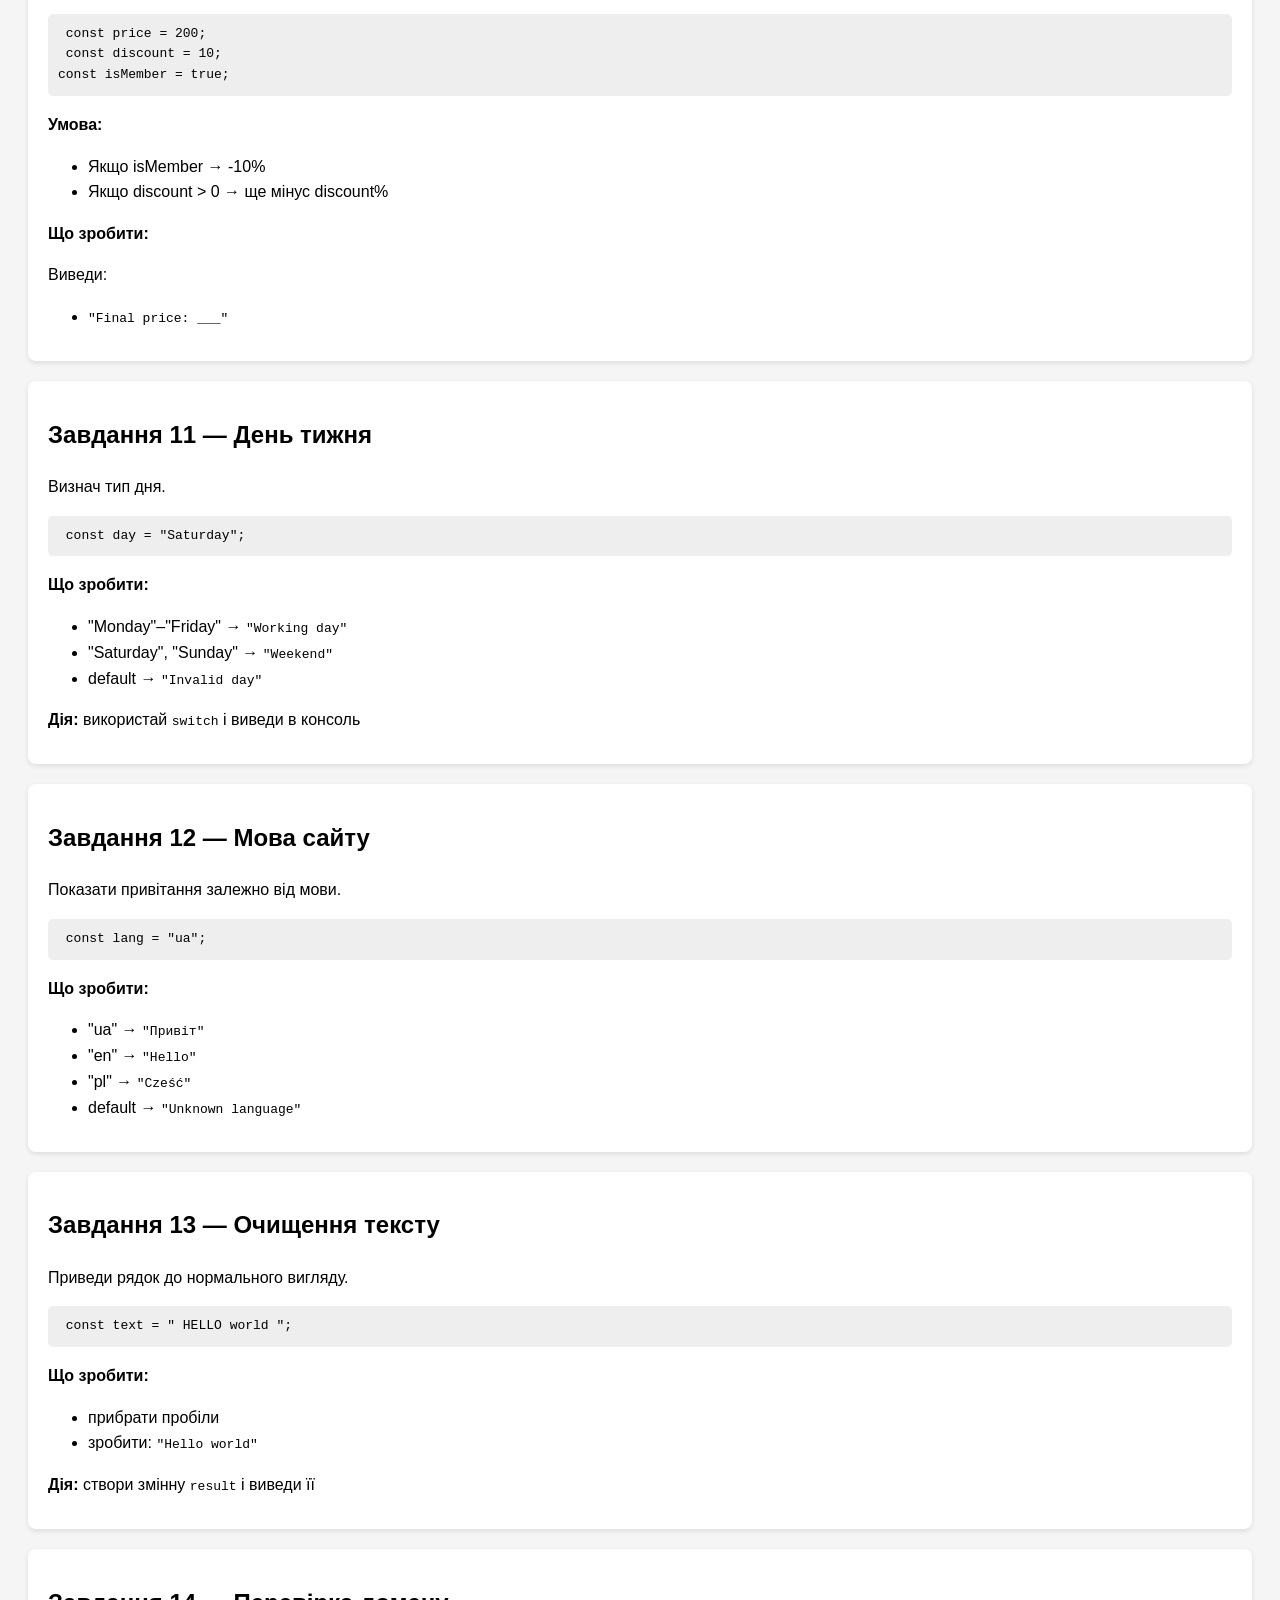
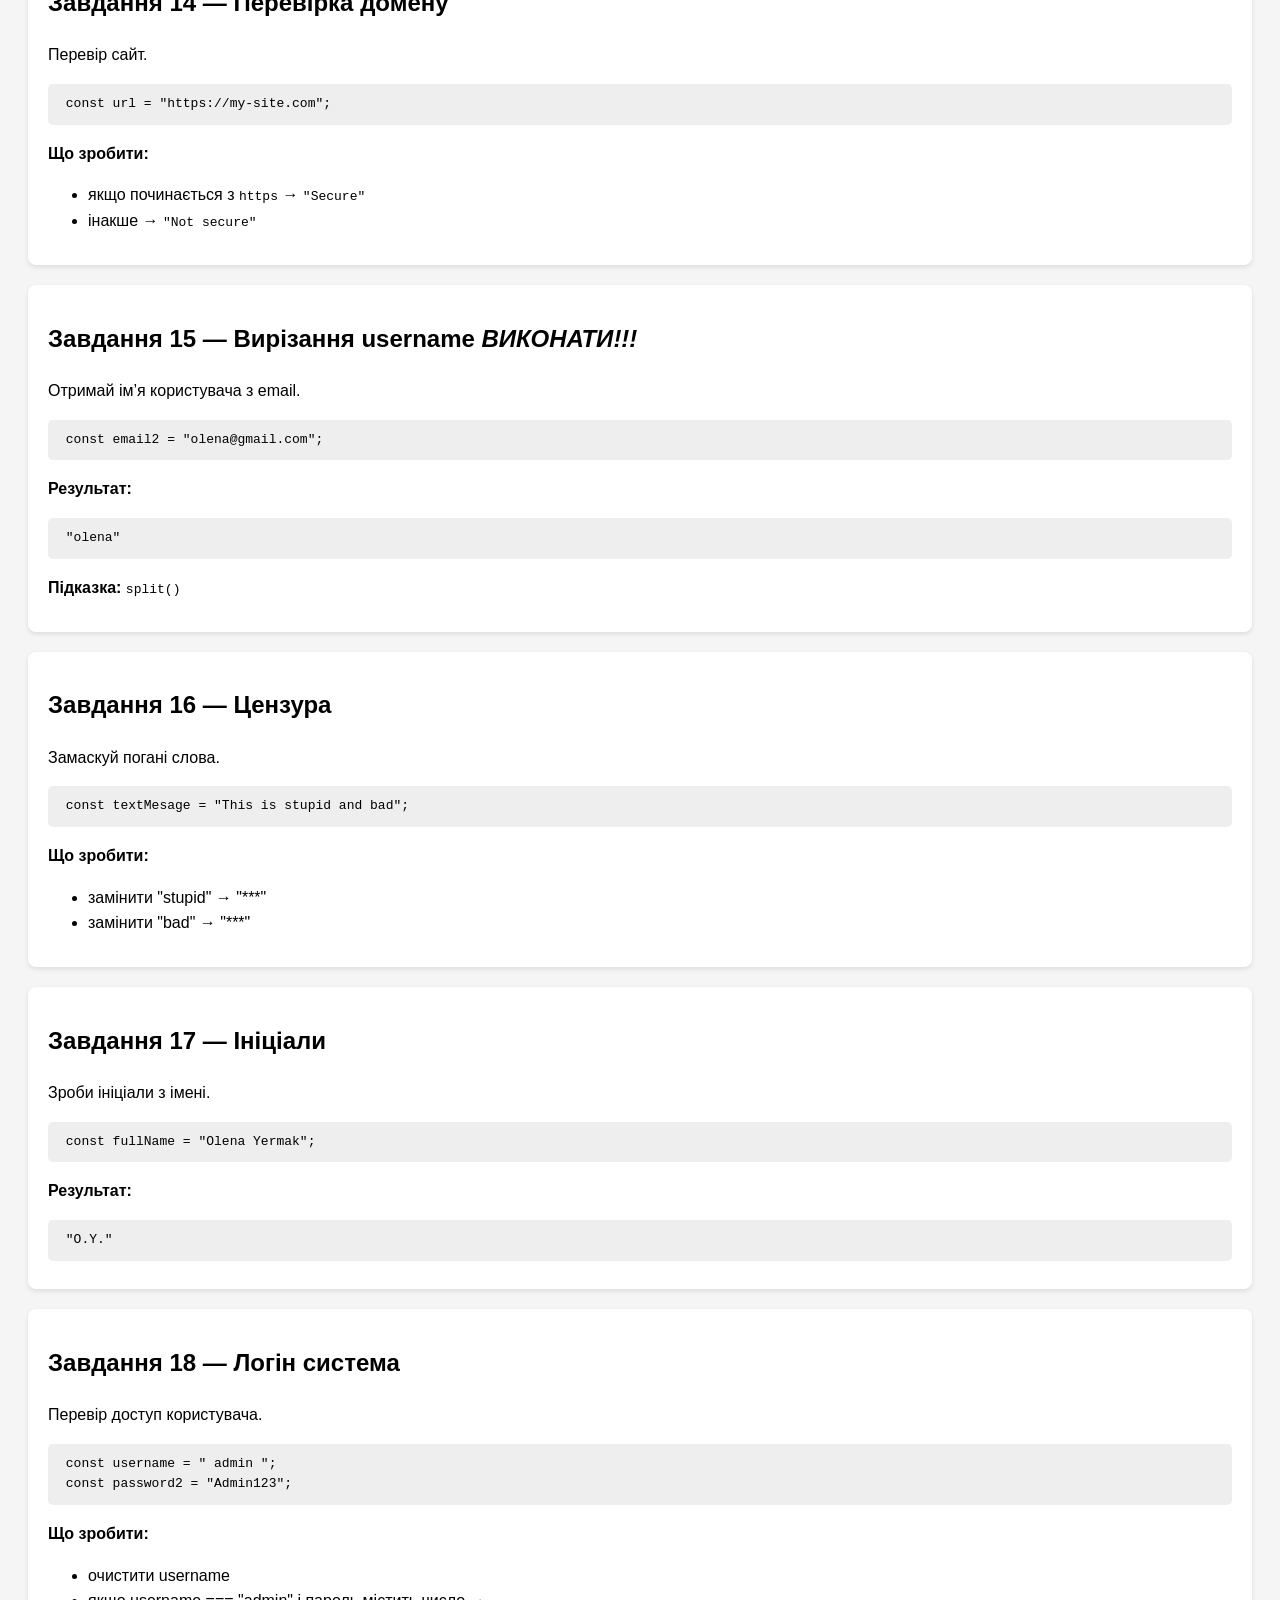
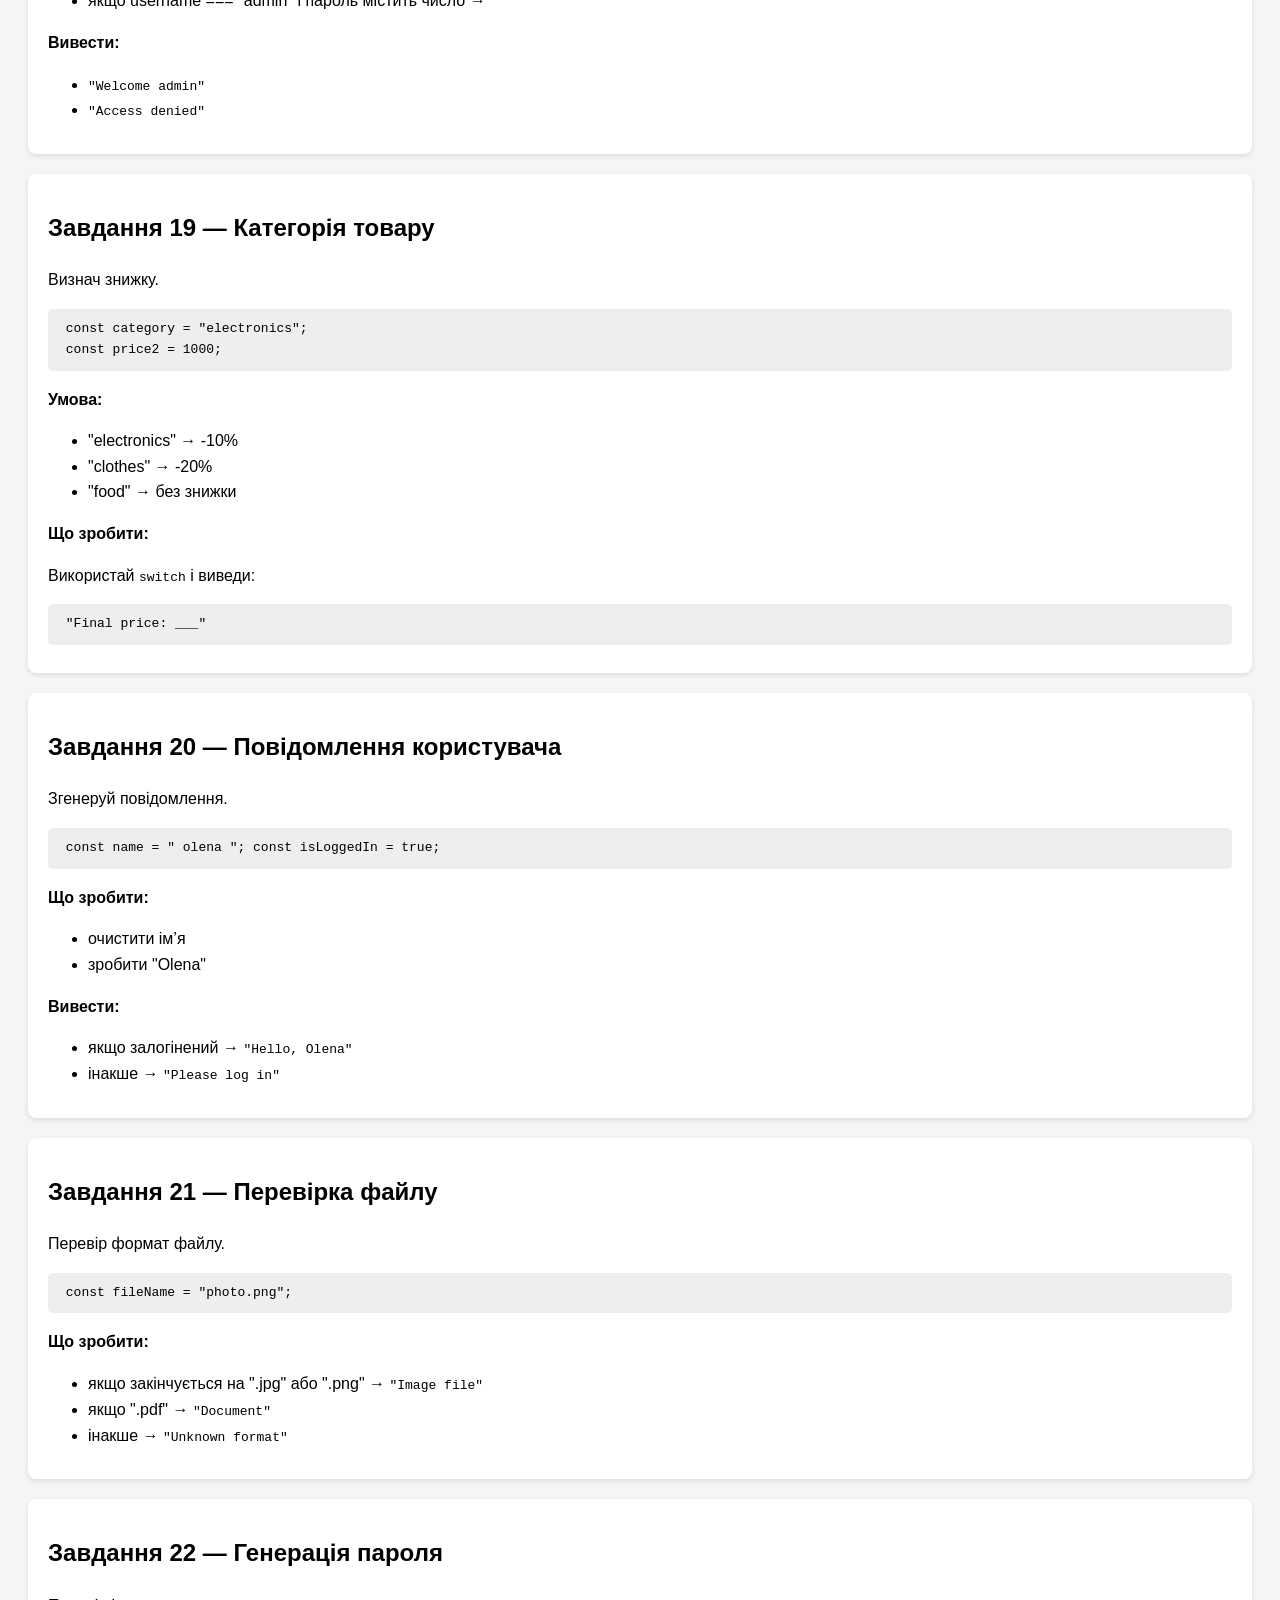
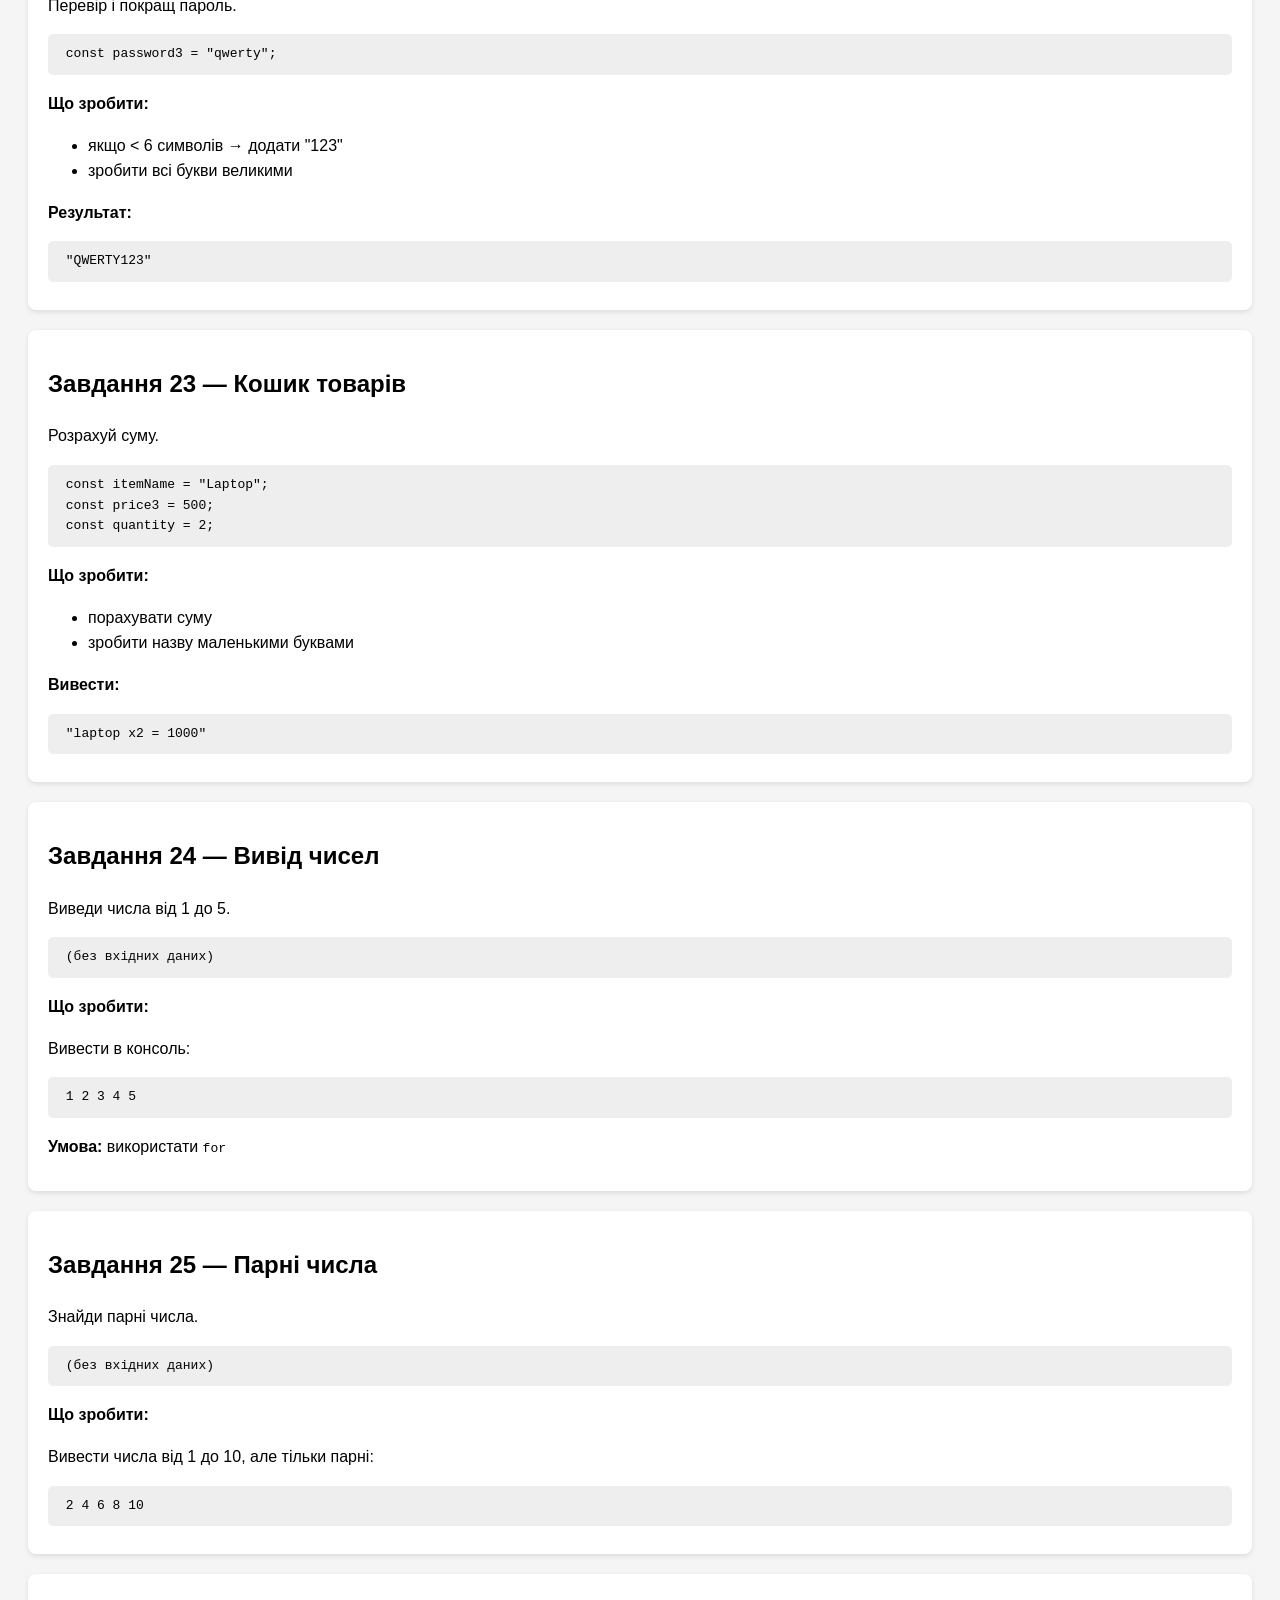
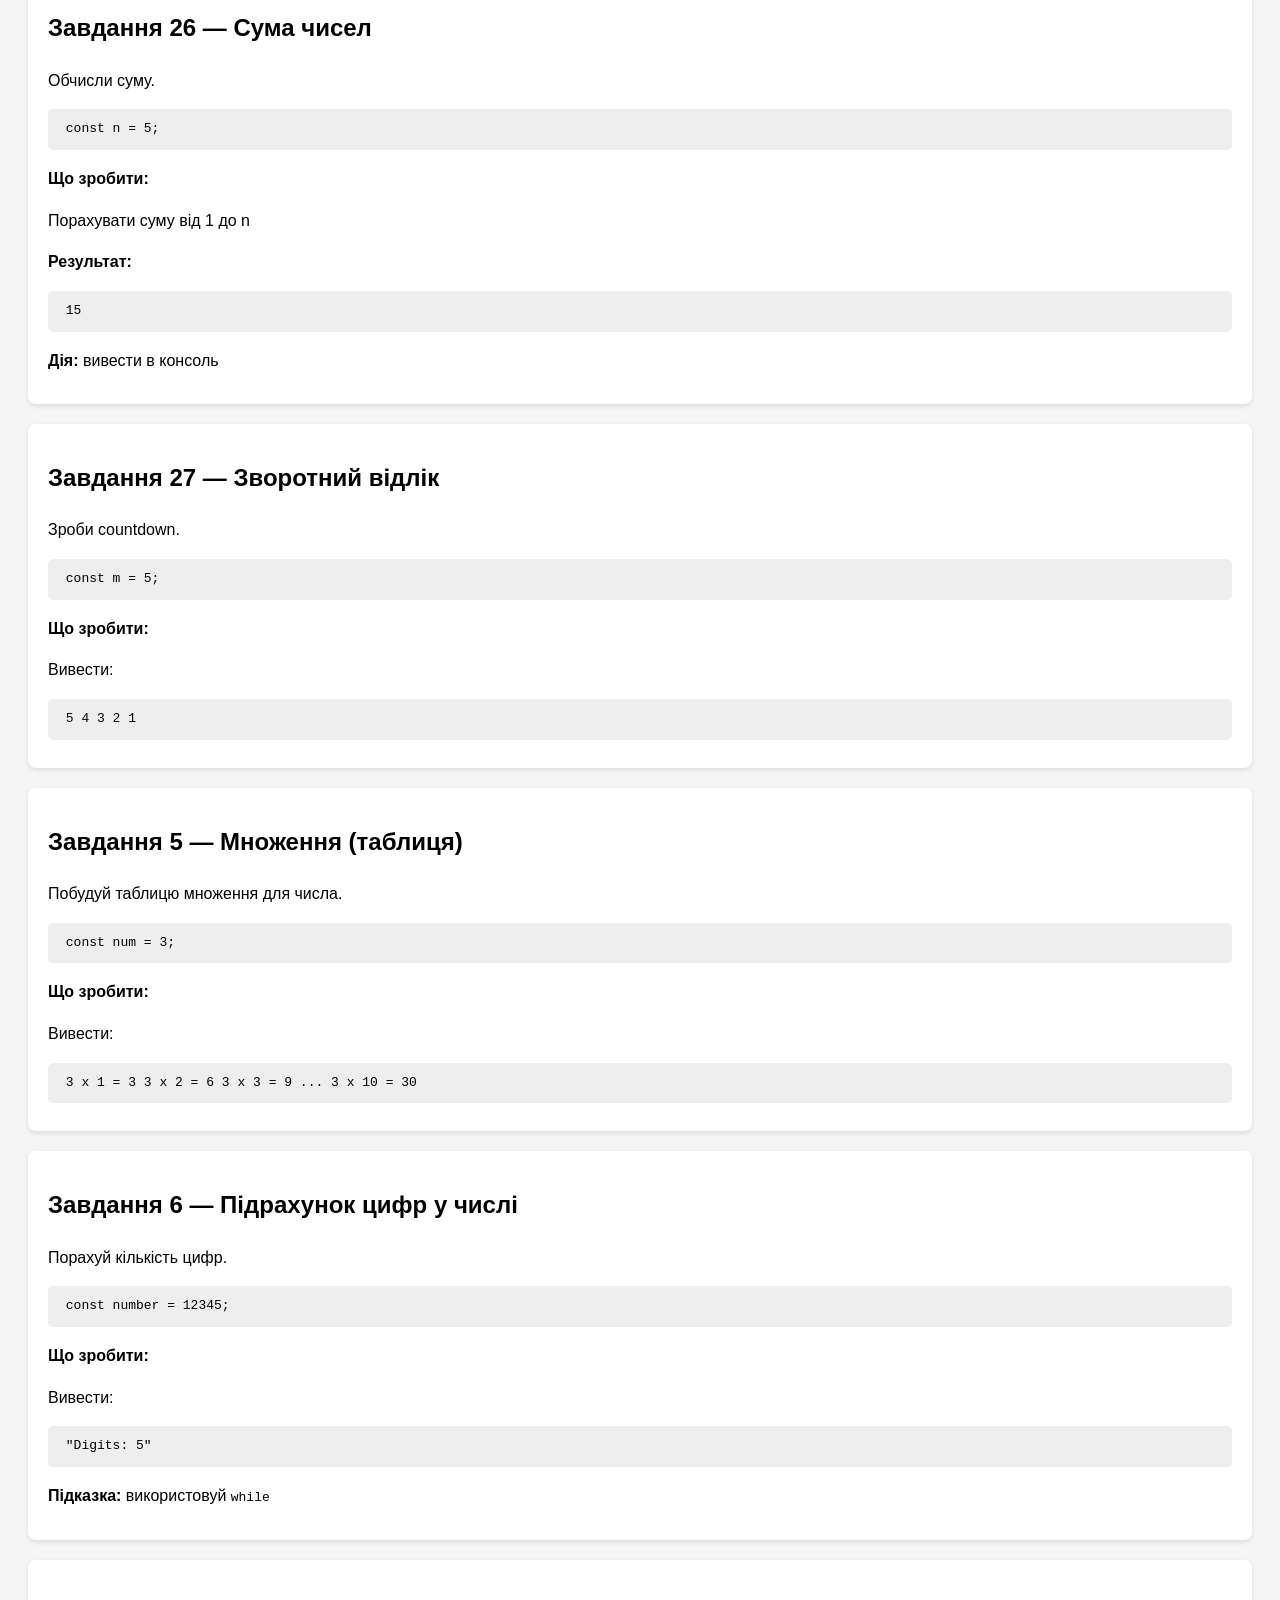
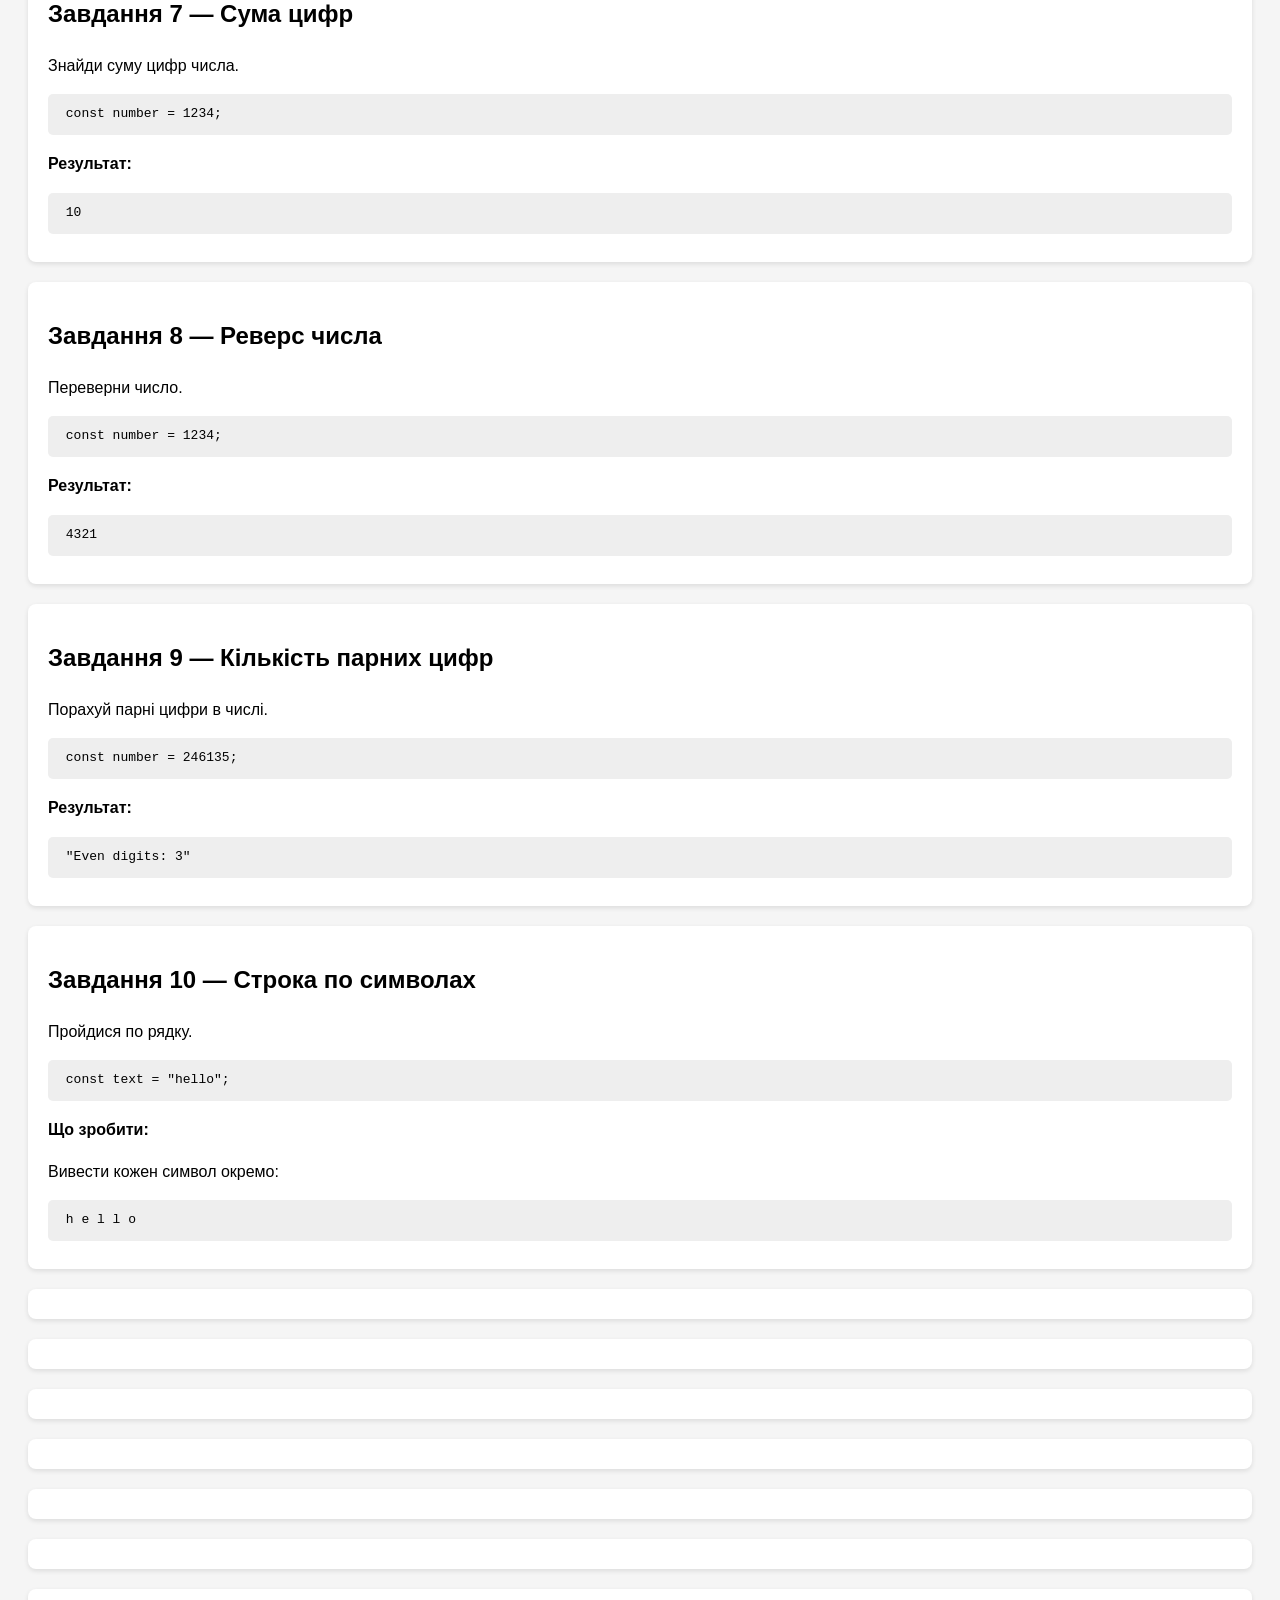
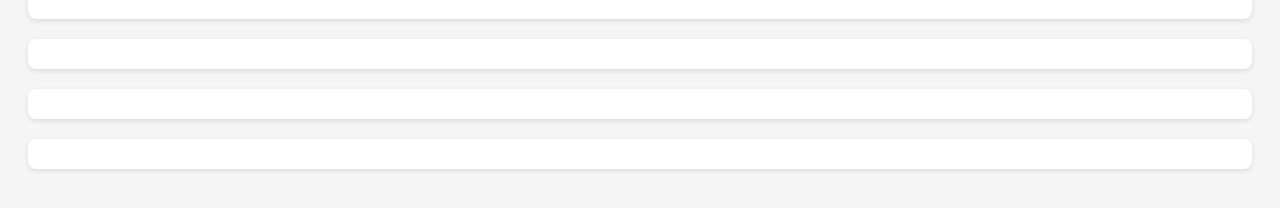
<file: lessons/lesson-02/index.html>
<!DOCTYPE html>
<html lang="uk">

<head>
    <meta charset="UTF-8">
    <meta name="viewport" content="width=device-width, initial-scale=1.0">
    <title>Lesson 2</title>
    <style>
        body {
            font-family: Arial, sans-serif;
            padding: 20px;
            line-height: 1.6;
            background-color: #f5f5f5;
        }

        h1 {
            color: #333;
        }

        section {
            background-color: #fff;
            padding: 15px 20px;
            margin-bottom: 20px;
            border-radius: 8px;
            box-shadow: 0 2px 5px rgba(0, 0, 0, 0.1);
        }

        pre {
            background-color: #eee;
            padding: 10px;
            border-radius: 5px;
            overflow-x: auto;
        }

        button {
            margin-top: 10px;
            padding: 5px 10px;
        }
    </style>
</head>

<body>

    <h1>Розгалудження та цикли</h1>

    <section>
    <h2>Завдання 1 — Доступ до акаунта</h2>
    <p>Перевір, чи користувач може отримати доступ до системи.</p>
    <pre><code> const isLoggedIn = true;<br> const isEmailVerified = false; </code></pre>
    <p><strong>Умова:</strong></p>
    <ul>
        <li>Користувач має бути залогінений</li>
        <li>Email має бути підтверджений</li>
    </ul>
    <p><strong>Що зробити:</strong></p>
    <p>Виведи в консоль:</p>
    <ul>
        <li><code>"Access granted"</code> — якщо обидві умови виконані</li>
        <li><code>"Access denied"</code> — якщо ні</li>
    </ul>


    </section>

    <section>
        <h2>Завдання 2 — Знижка</h2> 
        <p>Перевір, чи застосовується знижка.</p> 
        <pre><code> const isNewUser = false; <br> const hasPromo = true; </code></pre> 
        <p><strong>Умова:</strong></p> 
        <ul> <li>Знижка дається, якщо користувач новий АБО має промокод</li> 
        </ul> 
        <p><strong>Що зробити:</strong></p> 
        
        <p>Виведи в консоль:</p> 
        <ul> <li><code>"Discount applied"</code></li> 
            <li><code>"No discount"</code></li> </ul>
    </section>

    <section>
        <h2>Завдання 3 — Перевірка пароля</h2> 
        <p>Оціни безпеку пароля.</p> 
        <pre><code> const password = "qwerty123"; </code></pre> <p><strong>Умова:</strong></p> 
        <ul> 
            <li>Менше 8 символів → слабкий</li> 
            <li>Містить "123" → небезпечний</li> 
            <li>Інакше → нормальний</li> 
        </ul> 
        <p><strong>Що зробити:</strong></p> 
        <p>Виведи в консоль один із варіантів:</p> 
        <ul> 
            <li><code>"Weak password"</code></li> 
            <li><code>"Unsafe password"</code></li> <li><code>"Password is valid"</code></li> 
        </ul>
    </section>

    <section>
      <h2>Завдання 4 — Форматування імені</h2>
      <p>Приведи ім’я до правильного формату.</p>
      <pre>
        <code> const name = " olena "; </code>
    </pre> 
    <p><strong>Що зробити:</strong></p> 
    <ul> 
        <li>Прибери пробіли з початку і кінця</li>
         <li>Зроби першу літеру великою</li> 
        </ul> 
        <p><strong>Результат:</strong></p>
         <pre><code> "Olena" </code></pre> 
         <p><strong>Дія:</strong> створи нову змінну <code>formattedName</code> і виведи її в консоль</p>
    </section>

    <section>
        <h2>Завдання 5 — Доставка</h2>
         <p>Визнач вартість доставки.</p>
          <pre>
            <code> const orderAmount = 800; </code>
        </pre> 
        <p><strong>Умова:</strong></p> 
        <ul> 
            <li>Якщо сума ≥ 1000 → безкоштовно</li>
             <li>Інакше → 100 грн</li> 
            </ul> 
            <p><strong>Що зробити:</strong></p>
             <p>Виведи в консоль:</p> 
             <ul> 
                <li><code>"Free delivery"</code></li> <li><code>"Delivery cost: 100 UAH"</code></li> </ul>
    </section>

    <section>
        <h2>Завдання 6 — Перевірка email</h2> 
        <p>Перевір валідність email.</p> 
        <pre>
            <code> const email = "user@gmail.com"; </code>
        </pre> 
        <p><strong>Умова:</strong></p> 
        <ul> 
            <li>Має містити <code>@</code></li> 
            <li>Має закінчуватись на <code>gmail.com</code></li> 
        </ul> 
        <p><strong>Що зробити:</strong></p> 
        <p>Виведи в консоль:</p> 
        <ul> 
            <li><code>"Valid email"</code></li> 
            <li><code>"Invalid email"</code></li> </ul>
    </section>

    <section>
    <h2>Завдання 7 — Модерація коментаря</h2>
    <p>Перевір текст коментаря.</p>
    <pre><code> const comment = "This is stupid"; </code></pre>
    <p><strong>Умова:</strong></p>
    <ul>
        <li>Якщо містить "stupid" або "hate" → блок</li>
    </ul>
    <p><strong>Що зробити:</strong></p>
    <p>Виведи:</p>
    <ul>
        <li><code>"Comment blocked"</code></li>
        <li><code>"Comment allowed"</code></li>
    </ul>
    </section>

    <section>
        <h2>Завдання 8 — Доступ за віком</h2>
        <p>Перевір доступ користувача.</p>
        <pre><code> const age = 17; <br>const hasID = true; </code></pre>
        <p><strong>Умова:</strong></p>
        <ul>
            <li>18+ → повний доступ</li>
            <li>16–17 + ID → обмежений</li>
            <li>Інакше → відмова</li>
        </ul>
        <p><strong>Що зробити:</strong></p>
        <p>Виведи:</p>
        <ul>
            <li><code>"Access granted"</code></li>
            <li><code>"Limited access"</code></li>
            <li><code>"Access denied"</code></li>
        </ul>
    </section>

    <section>
        <h2>Завдання 9 — Генерація slug</h2>
        <p>Зроби URL-friendly рядок.</p>
        <pre><code> const title = " JavaScript for Beginners "; </code></pre>
        <p><strong>Що зробити:</strong></p>
        <ul>
            <li>Прибрати пробіли</li>
            <li>Перевести в нижній регістр</li>
            <li>Замінити пробіли на <code>-</code></li>
        </ul>
        <p><strong>Результат:</strong></p>
        <pre><code> "javascript-for-beginners" </code></pre>
        <p><strong>Дія:</strong> створи змінну <code>slug</code> і виведи її</p>
    </section>

    <section>
        <h2>Завдання 10 — Фінальна ціна</h2>
        <p>Розрахуй ціну з урахуванням знижок.</p>
        <pre><code> const price = 200; <br> const discount = 10; <br>const isMember = true; </code></pre>
        <p><strong>Умова:</strong></p>
        <ul>
            <li>Якщо isMember → -10%</li>
            <li>Якщо discount > 0 → ще мінус discount%</li>
        </ul>
        <p><strong>Що зробити:</strong></p>
        <p>Виведи:</p>
        <ul>
            <li><code>"Final price: ___"</code></li>
        </ul>
    </section>

    <section>
        <h2>Завдання 11 — День тижня</h2>
        <p>Визнач тип дня.</p>
        <pre><code> const day = "Saturday"; </code></pre>
        <p><strong>Що зробити:</strong></p>
        <ul>
            <li>"Monday"–"Friday" → <code>"Working day"</code></li>
            <li>"Saturday", "Sunday" → <code>"Weekend"</code></li>
            <li>default → <code>"Invalid day"</code></li>
        </ul>
        <p><strong>Дія:</strong> використай <code>switch</code> і виведи в консоль</p>
    </section>

    <section>
        <h2>Завдання 12 — Мова сайту</h2>
        <p>Показати привітання залежно від мови.</p>
        <pre><code> const lang = "ua"; </code></pre>
        <p><strong>Що зробити:</strong></p>
        <ul>
            <li>"ua" → <code>"Привіт"</code></li>
            <li>"en" → <code>"Hello"</code></li>
            <li>"pl" → <code>"Cześć"</code></li>
            <li>default → <code>"Unknown language"</code></li>
        </ul>
    </section>

    <section>
        <h2>Завдання 13 — Очищення тексту</h2>
        <p>Приведи рядок до нормального вигляду.</p>
        <pre><code> const text = " HELLO world "; </code></pre>
        <p><strong>Що зробити:</strong></p>
        <ul>
            <li>прибрати пробіли</li>
            <li>зробити: <code>"Hello world"</code></li>
        </ul>
        <p><strong>Дія:</strong> створи змінну <code>result</code> і виведи її</p>
    </section>

    <section>
        <h2>Завдання 14 — Перевірка домену</h2>
    <p>Перевір сайт.</p>
    <pre><code> const url = "https://my-site.com"; </code></pre>
    <p><strong>Що зробити:</strong></p>
    <ul>
        <li>якщо починається з <code>https</code> → <code>"Secure"</code></li>
        <li>інакше → <code>"Not secure"</code></li>
    </ul>
</section>

    <section><h2>Завдання 15 — Вирізання username <i>ВИКОНАТИ!!!</i></h2>
    <p>Отримай ім’я користувача з email.</p>
    <pre><code> const email2 = "olena@gmail.com"; </code></pre>
    <p><strong>Результат:</strong></p>
    <pre><code> "olena" </code></pre>
    <p><strong>Підказка:</strong> <code>split()</code></p>
</section>

    <section>
        <h2>Завдання 16 — Цензура</h2>
    <p>Замаскуй погані слова.</p>
    <pre><code> const textMesage = "This is stupid and bad"; </code></pre>
    <p><strong>Що зробити:</strong></p>
    <ul>
        <li>замінити "stupid" → "***"</li>
        <li>замінити "bad" → "***"</li>
    </ul>
</section>

    <section>
        <h2>Завдання 17 — Ініціали</h2>
    <p>Зроби ініціали з імені.</p>
    <pre><code> const fullName = "Olena Yermak"; </code></pre>
    <p><strong>Результат:</strong></p>
    <pre><code> "O.Y." </code></pre>
</section>

    <section>
        <h2>Завдання 18 — Логін система</h2>
    <p>Перевір доступ користувача.</p>
    <pre><code> const username = " admin "; <br> const password2 = "Admin123"; </code></pre>
    <p><strong>Що зробити:</strong></p>
    <ul>
        <li>очистити username</li>
        <li>якщо username === "admin" і пароль містить число →</li>
    </ul>
    <p><strong>Вивести:</strong></p>
    <ul>
        <li><code>"Welcome admin"</code></li>
        <li><code>"Access denied"</code></li>
    </ul>
</section>

    <section>
        <h2>Завдання 19 — Категорія товару</h2>
    <p>Визнач знижку.</p>
    <pre><code> const category = "electronics"; <br> const price2 = 1000; </code></pre>
    <p><strong>Умова:</strong></p>
    <ul>
        <li>"electronics" → -10%</li>
        <li>"clothes" → -20%</li>
        <li>"food" → без знижки</li>
    </ul>
    <p><strong>Що зробити:</strong></p>
    <p>Використай <code>switch</code> і виведи:</p>
    <pre><code> "Final price: ___" </code></pre>
</section>

    <section>
        <h2>Завдання 20 — Повідомлення користувача</h2>
    <p>Згенеруй повідомлення.</p>
    <pre><code> const name = " olena "; const isLoggedIn = true; </code></pre>
    <p><strong>Що зробити:</strong></p>
    <ul>
        <li>очистити ім’я</li>
        <li>зробити "Olena"</li>
    </ul>
    <p><strong>Вивести:</strong></p>
    <ul>
        <li>якщо залогінений → <code>"Hello, Olena"</code></li>
        <li>інакше → <code>"Please log in"</code></li>
    </ul>
</section>

    <section>
        <h2>Завдання 21 — Перевірка файлу</h2>
        <p>Перевір формат файлу.</p>
        <pre><code> const fileName = "photo.png"; </code></pre>
        <p><strong>Що зробити:</strong></p>
        <ul>
            <li>якщо закінчується на ".jpg" або ".png" → <code>"Image file"</code></li>
            <li>якщо ".pdf" → <code>"Document"</code></li>
            <li>інакше → <code>"Unknown format"</code></li>
        </ul>
    </section>

    <section>
        <h2>Завдання 22 — Генерація пароля</h2>
        <p>Перевір і покращ пароль.</p>
        <pre><code> const password3 = "qwerty"; </code></pre>
        <p><strong>Що зробити:</strong></p>
        <ul>
            <li>якщо < 6 символів → додати "123" </li>
            <li>зробити всі букви великими</li>
        </ul>
        <p><strong>Результат:</strong></p>
        <pre><code> "QWERTY123" </code></pre>
    </section>

    <section>
        <h2>Завдання 23 — Кошик товарів</h2>
    <p>Розрахуй суму.</p>
    <pre><code> const itemName = "Laptop"; <br> const price3 = 500; <br> const quantity = 2; </code></pre>
    <p><strong>Що зробити:</strong></p>
    <ul>
        <li>порахувати суму</li>
        <li>зробити назву маленькими буквами</li>
    </ul>
    <p><strong>Вивести:</strong></p>
    <pre><code> "laptop x2 = 1000" </code></pre>
</section>

<section>
    <h2>Завдання 24 — Вивід чисел</h2>
    <p>Виведи числа від 1 до 5.</p>
    <pre><code> (без вхідних даних) </code></pre>
    <p><strong>Що зробити:</strong></p>
    <p>Вивести в консоль:</p>
    <pre><code> 1 2 3 4 5 </code></pre>
    <p><strong>Умова:</strong> використати <code>for</code></p>
</section>

<section>
    <h2>Завдання 25 — Парні числа</h2>
    <p>Знайди парні числа.</p>
    <pre><code> (без вхідних даних) </code></pre>
    <p><strong>Що зробити:</strong></p>
    <p>Вивести числа від 1 до 10, але тільки парні:</p>
    <pre><code> 2 4 6 8 10 </code></pre>
</section>

<section>
    <h2>Завдання 26 — Сума чисел</h2>
    <p>Обчисли суму.</p>
    <pre><code> const n = 5; </code></pre>
    <p><strong>Що зробити:</strong></p>
    <p>Порахувати суму від 1 до n</p>
    <p><strong>Результат:</strong></p>
    <pre><code> 15 </code></pre>
    <p><strong>Дія:</strong> вивести в консоль</p>
</section>

<section>
    <h2>Завдання 27 — Зворотний відлік</h2>
    <p>Зроби countdown.</p>
    <pre><code> const m = 5; </code></pre>
    <p><strong>Що зробити:</strong></p>
    <p>Вивести:</p>
    <pre><code> 5 4 3 2 1 </code></pre>
    
</section>

<section>
    <h2>Завдання 5 — Множення (таблиця)</h2>
    <p>Побудуй таблицю множення для числа.</p>
    <pre><code> const num = 3; </code></pre>
    <p><strong>Що зробити:</strong></p>
    <p>Вивести:</p>
    <pre><code> 3 x 1 = 3 3 x 2 = 6 3 x 3 = 9 ... 3 x 10 = 30 </code></pre>
</section>

<section>
    <h2>Завдання 6 — Підрахунок цифр у числі</h2>
    <p>Порахуй кількість цифр.</p>
    <pre><code> const number = 12345; </code></pre>
    <p><strong>Що зробити:</strong></p>
    <p>Вивести:</p>
    <pre><code> "Digits: 5" </code></pre>
    <p><strong>Підказка:</strong> використовуй <code>while</code></p>
</section>

<section>
    <h2>Завдання 7 — Сума цифр</h2>
    <p>Знайди суму цифр числа.</p>
    <pre><code> const number = 1234; </code></pre>
    <p><strong>Результат:</strong></p>
    <pre><code> 10 </code></pre>
</section>

<section>
    <h2>Завдання 8 — Реверс числа</h2>
    <p>Переверни число.</p>
    <pre><code> const number = 1234; </code></pre>
    <p><strong>Результат:</strong></p>
    <pre><code> 4321 </code></pre>
</section>

<section>
    <h2>Завдання 9 — Кількість парних цифр</h2>
    <p>Порахуй парні цифри в числі.</p>
    <pre><code> const number = 246135; </code></pre>
    <p><strong>Результат:</strong></p>
    <pre><code> "Even digits: 3" </code></pre>
</section>

<section>
    <h2>Завдання 10 — Строка по символах</h2>
    <p>Пройдися по рядку.</p>
    <pre><code> const text = "hello"; </code></pre>
    <p><strong>Що зробити:</strong></p>
    <p>Вивести кожен символ окремо:</p>
    <pre><code> h e l l o </code></pre>
</section>



<section></section>
<section></section>
<section></section>
<section></section>
<section></section>
<section></section>
<section></section>
<section></section>
<section></section>
<section></section>











    <script src="./script.js"></script>
</body>

</html>
</file>
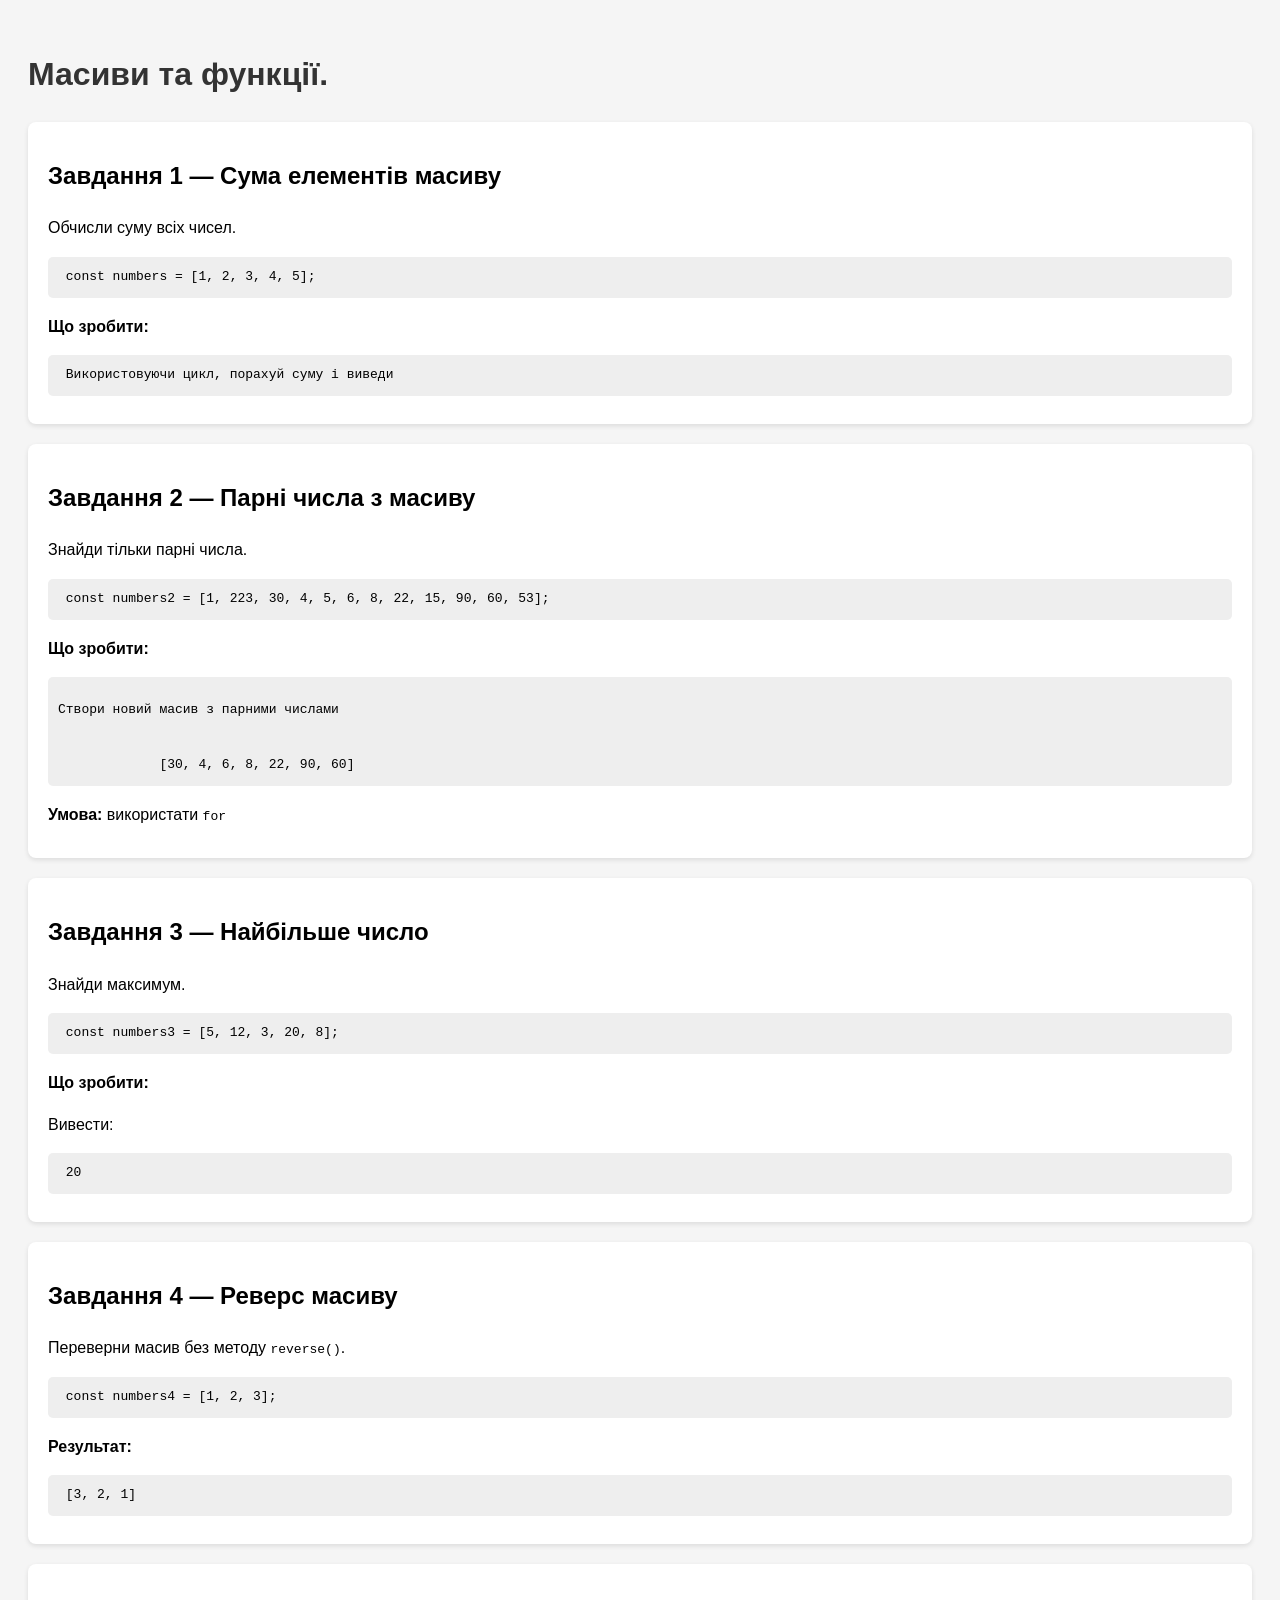
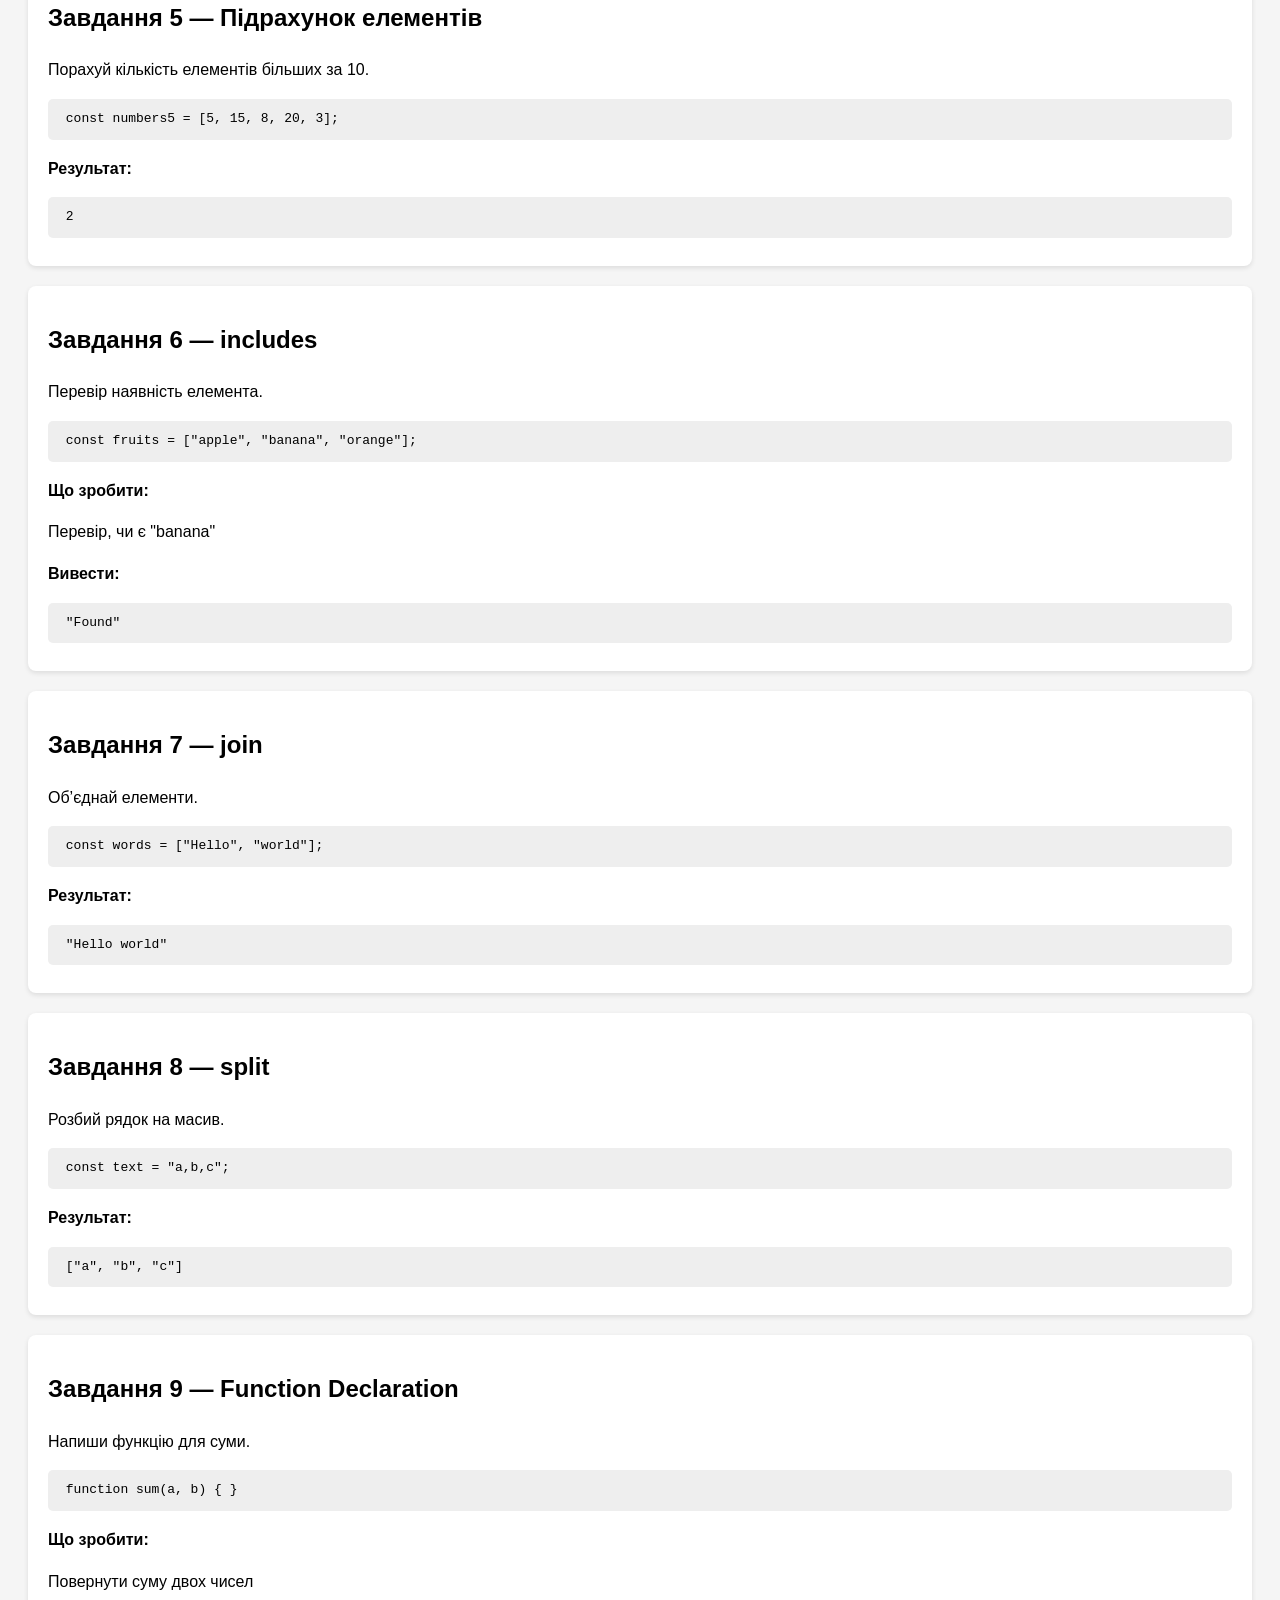
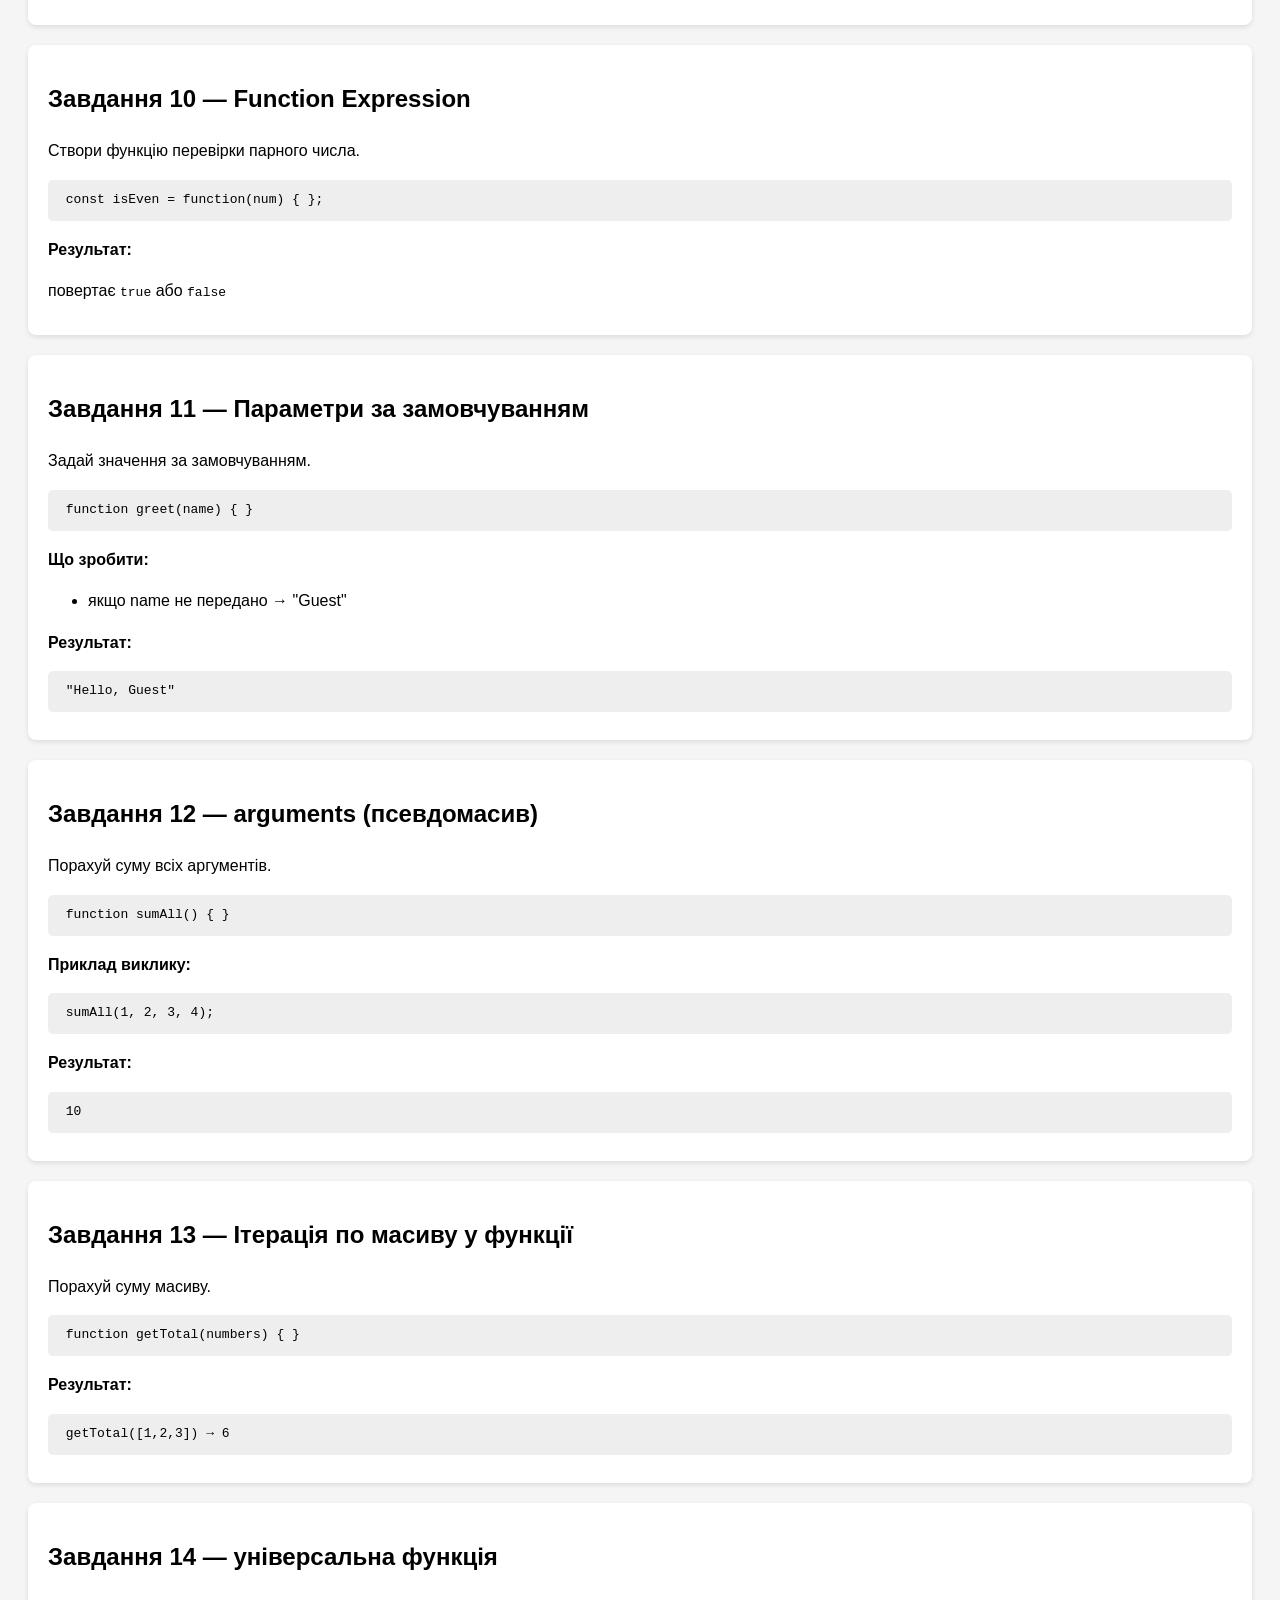
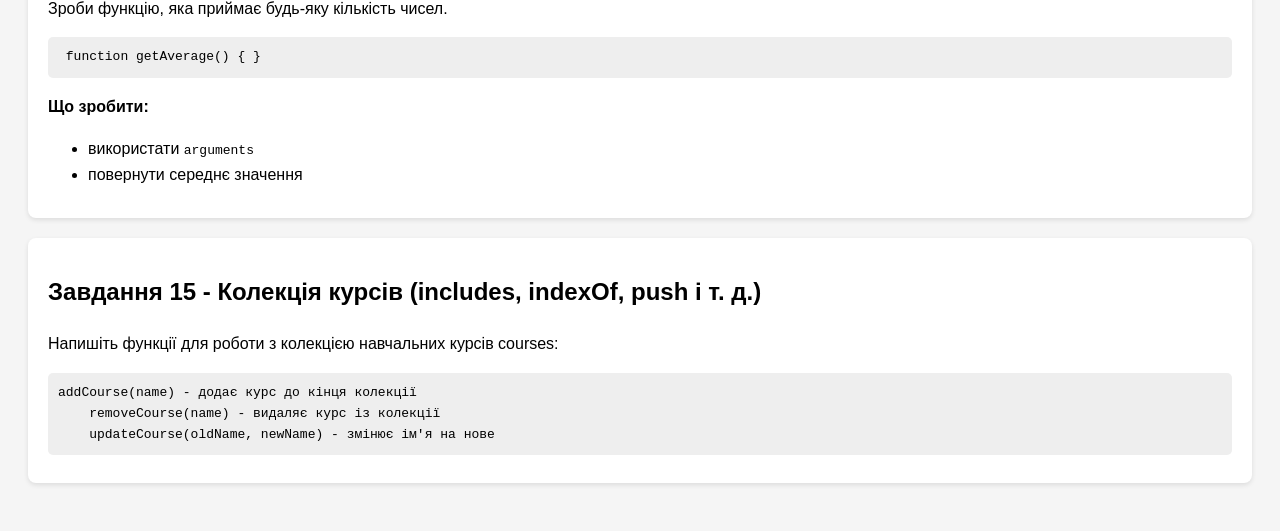
<file: lessons/lesson-03/index.html>
<!DOCTYPE html>
<html lang="uk">

<head>
    <meta charset="UTF-8">
    <meta name="viewport" content="width=device-width, initial-scale=1.0">
    <title>Lesson 1 — Основи JS</title>
    <style>
        body {
            font-family: Arial, sans-serif;
            padding: 20px;
            line-height: 1.6;
            background-color: #f5f5f5;
        }

        h1 {
            color: #333;
        }

        section {
            background-color: #fff;
            padding: 15px 20px;
            margin-bottom: 20px;
            border-radius: 8px;
            box-shadow: 0 2px 5px rgba(0, 0, 0, 0.1);
        }

        pre {
            background-color: #eee;
            padding: 10px;
            border-radius: 5px;
            overflow-x: auto;
        }

        button {
            margin-top: 10px;
            padding: 5px 10px;
        }
    </style>
</head>

<body>

    <h1>Масиви та функції.</h1>

    <section>
        <h2>Завдання 1 — Сума елементів масиву</h2>
        <p>Обчисли суму всіх чисел.</p>
        <pre><code> const numbers = [1, 2, 3, 4, 5]; </code></pre>
        <p><strong>Що зробити:</strong></p>
        <pre><code> Використовуючи цикл, порахуй суму і виведи</code></pre>
       
        </section>

    <section>
        <h2>Завдання 2 — Парні числа з масиву</h2>
        <p>Знайди тільки парні числа.</p>
        <pre><code> const numbers2 = [1, 223, 30, 4, 5, 6, 8, 22, 15, 90, 60, 53]; </code></pre>
        <p><strong>Що зробити:</strong></p>
        
        <pre><p>Створи новий масив з парними числами</p>
            <code> [30, 4, 6, 8, 22, 90, 60] </code></pre>
        <p><strong>Умова:</strong> використати <code>for</code></p>
       </section>

    <section>
        <h2>Завдання 3 — Найбільше число</h2>
        <p>Знайди максимум.</p>
        <pre><code> const numbers3 = [5, 12, 3, 20, 8]; </code></pre>
        <p><strong>Що зробити:</strong></p>
        <p>Вивести:</p>
        <pre><code> 20 </code></pre>
        </section>

    <section>
        <h2>Завдання 4 — Реверс масиву</h2>
        <p>Переверни масив без методу <code>reverse()</code>.</p>
        <pre><code> const numbers4 = [1, 2, 3]; </code></pre>
        <p><strong>Результат:</strong></p>
        <pre><code> [3, 2, 1] </code></pre>
       </section>

    <section>
        <h2>Завдання 5 — Підрахунок елементів</h2>
        <p>Порахуй кількість елементів більших за 10.</p>
        <pre><code> const numbers5 = [5, 15, 8, 20, 3]; </code></pre>
        <p><strong>Результат:</strong></p>
        <pre><code> 2 </code></pre>
        </section>

    <section>
        <h2>Завдання 6 — includes</h2>
        <p>Перевір наявність елемента.</p>
        <pre><code> const fruits = ["apple", "banana", "orange"]; </code></pre>
        <p><strong>Що зробити:</strong></p>
        <p>Перевір, чи є "banana"</p>
        <p><strong>Вивести:</strong></p>
        <pre><code> "Found" </code></pre>
    </section>

    <section>
        <h2>Завдання 7 — join</h2>
        <p>Об’єднай елементи.</p>
        <pre><code> const words = ["Hello", "world"]; </code></pre>
        <p><strong>Результат:</strong></p>
        <pre><code> "Hello world" </code></pre>
    </section>

    <section>
        <h2>Завдання 8 — split</h2>
        <p>Розбий рядок на масив.</p>
        <pre><code> const text = "a,b,c"; </code></pre>
        <p><strong>Результат:</strong></p>
        <pre><code> ["a", "b", "c"] </code></pre>
    </section>

    <section>
        <h2>Завдання 9 — Function Declaration</h2>
        <p>Напиши функцію для суми.</p>
        <pre><code> function sum(a, b) { } </code></pre>
        <p><strong>Що зробити:</strong></p>
        <p>Повернути суму двох чисел</p>
    </section>

    <section>
        <h2>Завдання 10 — Function Expression</h2>
        <p>Створи функцію перевірки парного числа.</p>
        <pre><code> const isEven = function(num) { }; </code></pre>
        <p><strong>Результат:</strong></p>
        <p>повертає <code>true</code> або <code>false</code></p>
    </section>

    <section>
        <h2>Завдання 11 — Параметри за замовчуванням</h2>
        <p>Задай значення за замовчуванням.</p>
        <pre><code> function greet(name) { } </code></pre>
        <p><strong>Що зробити:</strong></p>
        <ul>
            <li>якщо name не передано → "Guest"</li>
        </ul>
        <p><strong>Результат:</strong></p>
        <pre><code> "Hello, Guest" </code></pre>
    </section>

    <section>
        <h2>Завдання 12 — arguments (псевдомасив)</h2>
        <p>Порахуй суму всіх аргументів.</p>
        <pre><code> function sumAll() { } </code></pre>
        <p><strong>Приклад виклику:</strong></p>
        <pre><code> sumAll(1, 2, 3, 4); </code></pre>
        <p><strong>Результат:</strong></p>
        <pre><code> 10 </code></pre>
    </section>

    <section>
        <h2>Завдання 13 — Ітерація по масиву у функції</h2>
        <p>Порахуй суму масиву.</p>
        <pre><code> function getTotal(numbers) { } </code></pre>
        <p><strong>Результат:</strong></p>
        <pre><code> getTotal([1,2,3]) → 6 </code></pre>
    </section>

    <section>
    <h2>Завдання 14 — універсальна функція</h2>
    <p>Зроби функцію, яка приймає будь-яку кількість чисел.</p>
    <pre><code> function getAverage() { } </code></pre>
    <p><strong>Що зробити:</strong></p>
    <ul>
        <li>використати <code>arguments</code></li>
        <li>повернути середнє значення</li>
    </ul>
    </section>

    <section>
        <h2>Завдання 15 - Колекція курсів (includes, indexOf, push і т. д.)</h2>
      <p>Напишіть функції для роботи з колекцією навчальних курсів courses:</p>
    <pre><code>addCourse(name) - додає курс до кінця колекції
    removeCourse(name) - видаляє курс із колекції
    updateCourse(oldName, newName) - змінює ім'я на нове</code></pre>
        
       
    </section>

    <script src="./script.js"></script>
</body>

</html>
</file>
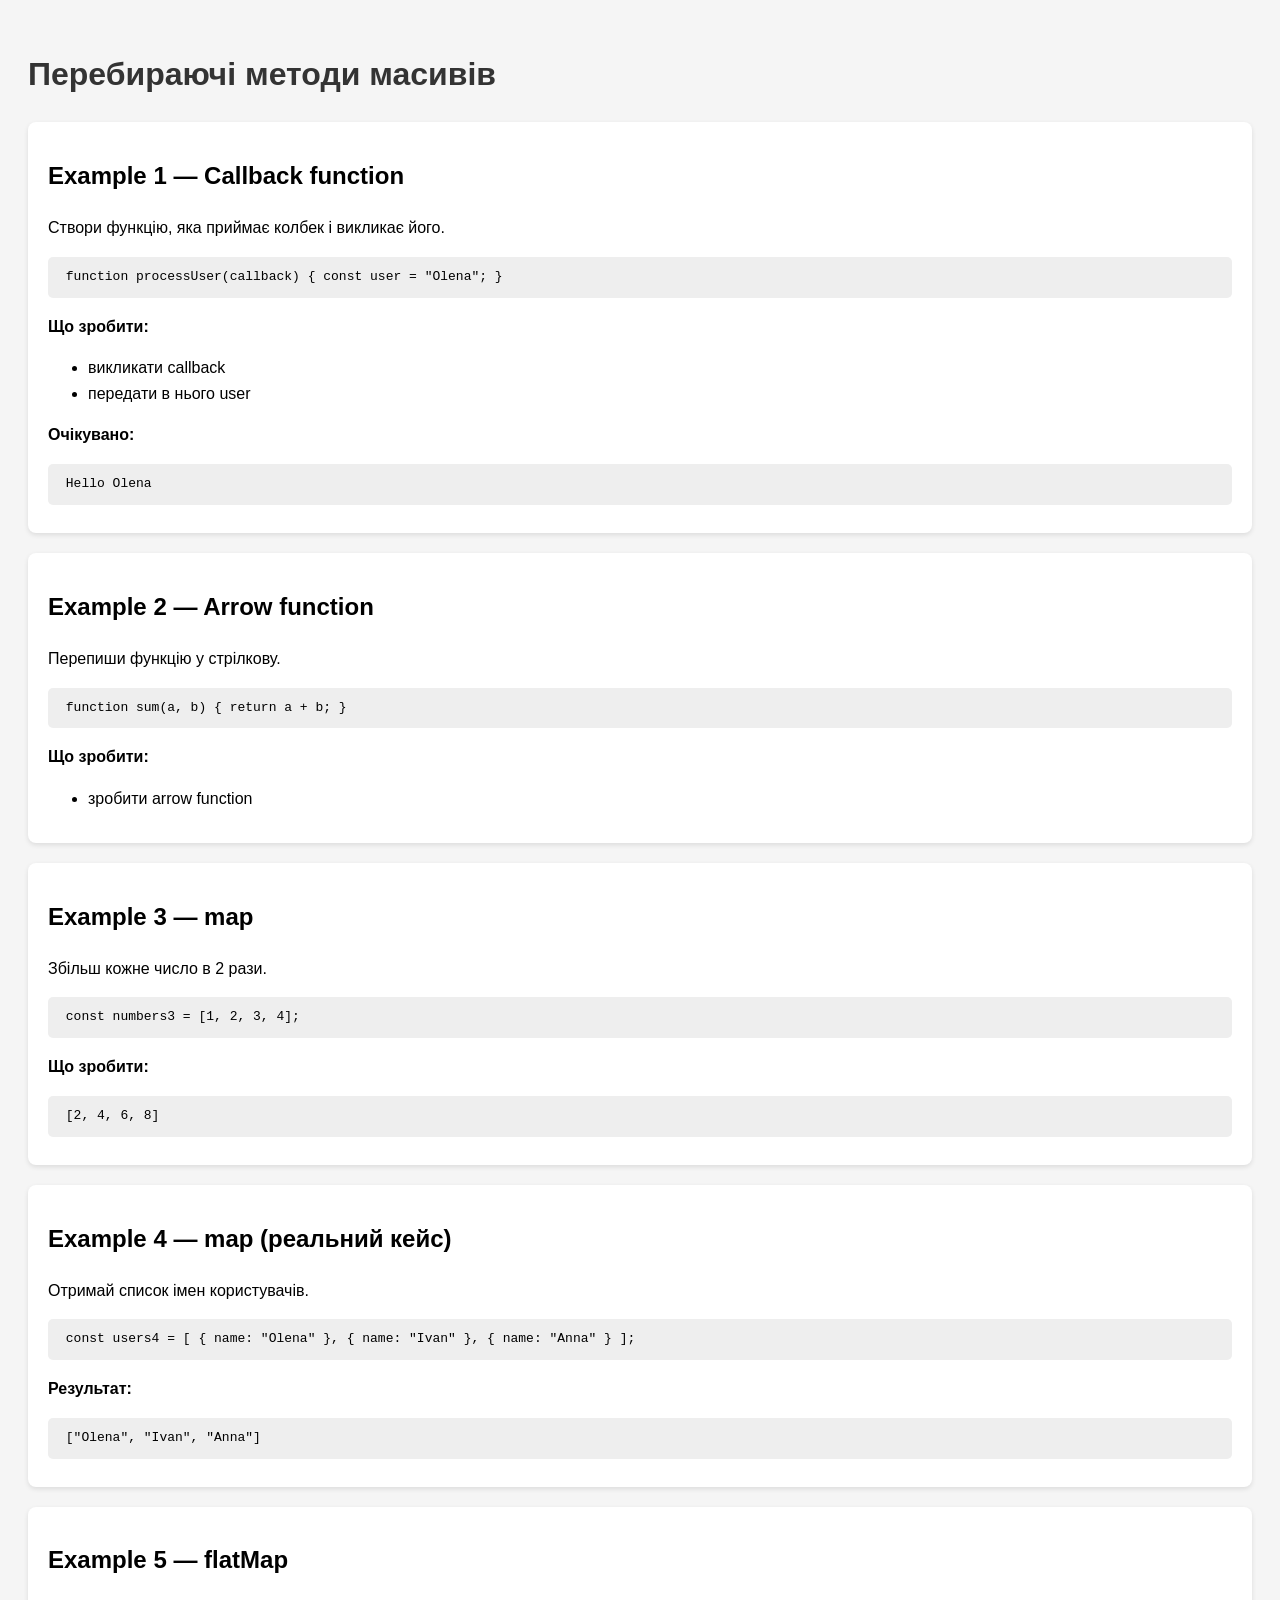
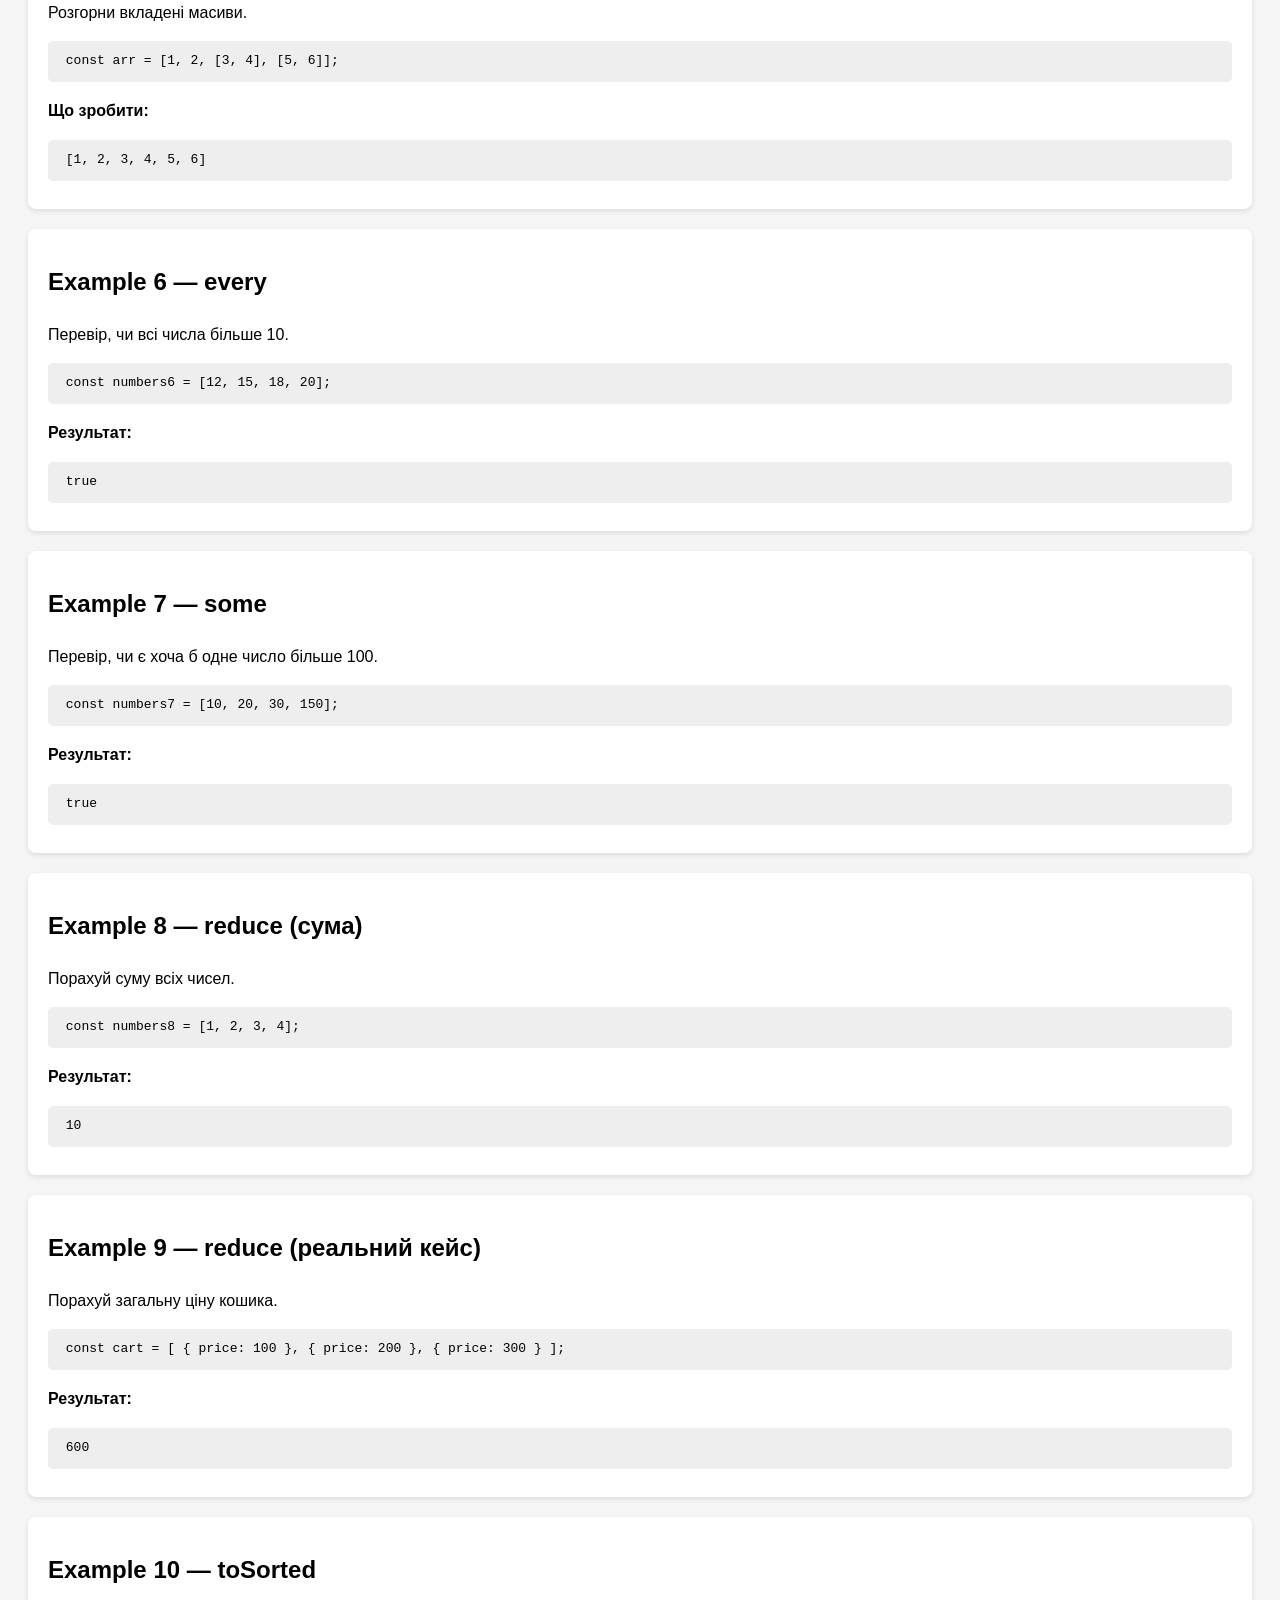
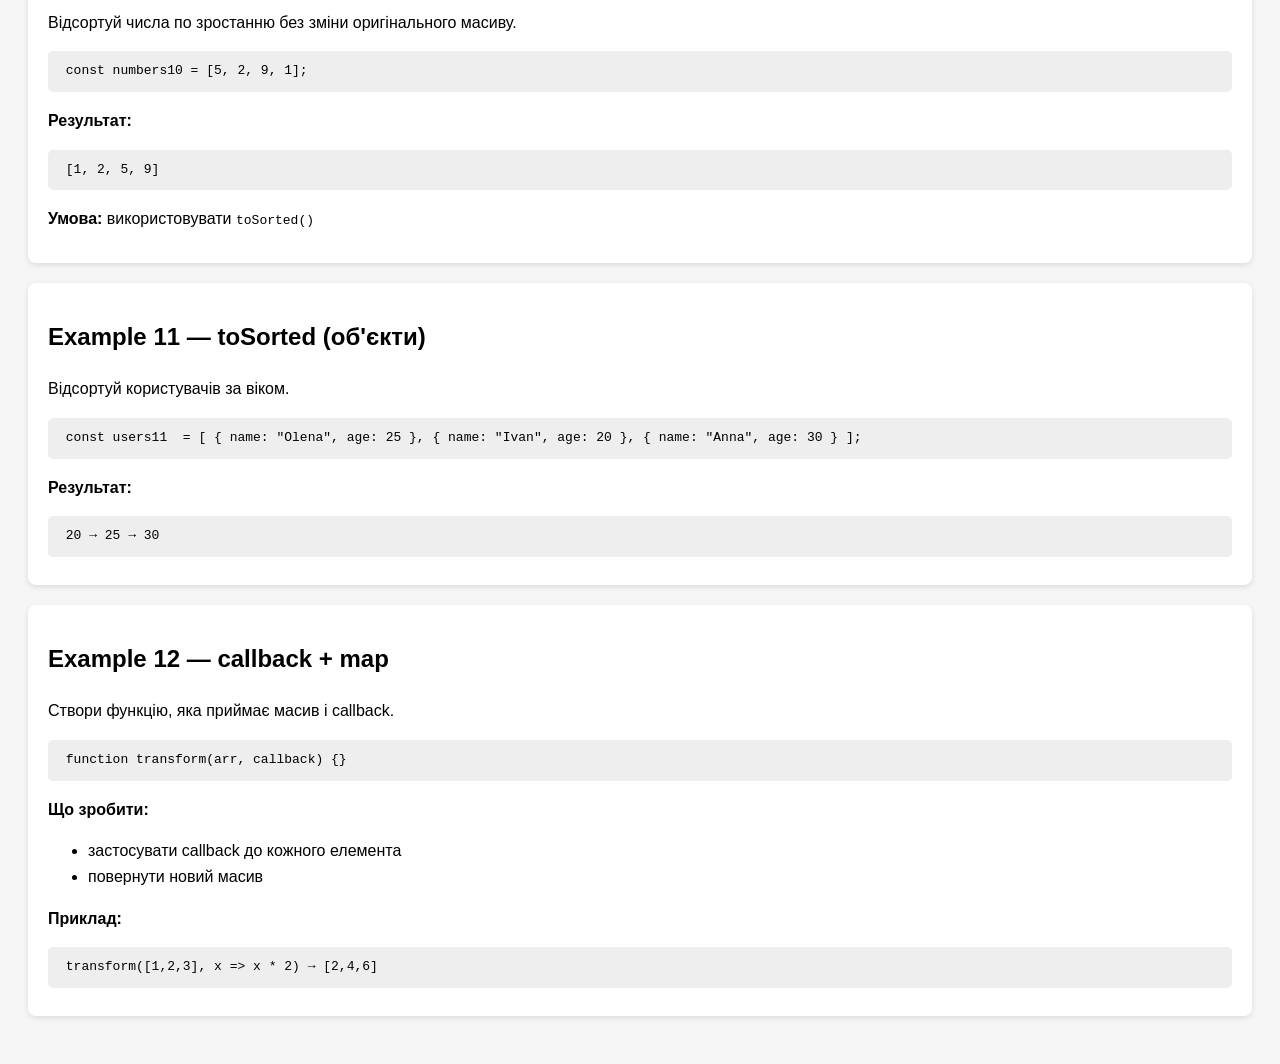
<file: lessons/lesson-05/index.html>
<!DOCTYPE html>
<html lang="uk">

<head>
    <meta charset="UTF-8">
    <meta name="viewport" content="width=device-width, initial-scale=1.0">
    <title>Lesson 4 — Об'єкти</title>
    <style>
        body {
            font-family: Arial, sans-serif;
            padding: 20px;
            line-height: 1.6;
            background-color: #f5f5f5;
        }

        h1 {
            color: #333;
        }

        section {
            background-color: #fff;
            padding: 15px 20px;
            margin-bottom: 20px;
            border-radius: 8px;
            box-shadow: 0 2px 5px rgba(0, 0, 0, 0.1);
        }

        pre {
            background-color: #eee;
            padding: 10px;
            border-radius: 5px;
            overflow-x: auto;
        }

        button {
            margin-top: 10px;
            padding: 5px 10px;
        }
    </style>
</head>

<body>

    <h1>Перебираючі методи масивів</h1>

    <section>
        <h2>Example 1 — Callback function</h2>
        <p>Створи функцію, яка приймає колбек і викликає його.</p>
        <pre><code> function processUser(callback) { const user = "Olena"; } </code></pre>
        <p><strong>Що зробити:</strong></p>
        <ul>
            <li>викликати callback</li>
            <li>передати в нього user</li>
        </ul>
        <p><strong>Очікувано:</strong></p>
        <pre><code> Hello Olena </code></pre>
    </section>
    <section>
        <h2>Example 2 — Arrow function</h2>
        <p>Перепиши функцію у стрілкову.</p>
        <pre><code> function sum(a, b) { return a + b; } </code></pre>
        <p><strong>Що зробити:</strong></p>
        <ul>
            <li>зробити arrow function</li>
        </ul>
    </section>
    <section>
        <h2>Example 3 — map</h2>
        <p>Збільш кожне число в 2 рази.</p>
        <pre><code> const numbers3 = [1, 2, 3, 4]; </code></pre>
        <p><strong>Що зробити:</strong></p>
        <pre><code> [2, 4, 6, 8] </code></pre>
    </section>
    <section>
        <h2>Example 4 — map (реальний кейс)</h2>
        <p>Отримай список імен користувачів.</p>
        <pre><code> const users4 = [ { name: "Olena" }, { name: "Ivan" }, { name: "Anna" } ]; </code></pre>
        <p><strong>Результат:</strong></p>
        <pre><code> ["Olena", "Ivan", "Anna"] </code></pre>
    </section>
    <section>
        <h2>Example 5 — flatMap</h2>
        <p>Розгорни вкладені масиви.</p>
        <pre><code> const arr = [1, 2, [3, 4], [5, 6]]; </code></pre>
        <p><strong>Що зробити:</strong></p>
        <pre><code> [1, 2, 3, 4, 5, 6] </code></pre>
    </section>
    <section>
        <h2>Example 6 — every</h2>
        <p>Перевір, чи всі числа більше 10.</p>
        <pre><code> const numbers6 = [12, 15, 18, 20]; </code></pre>
        <p><strong>Результат:</strong></p>
        <pre><code> true </code></pre>
    </section>
    <section>
        <h2>Example 7 — some</h2>
        <p>Перевір, чи є хоча б одне число більше 100.</p>
        <pre><code> const numbers7 = [10, 20, 30, 150]; </code></pre>
        <p><strong>Результат:</strong></p>
        <pre><code> true </code></pre>
    </section>
    <section>
        <h2>Example 8 — reduce (сума)</h2>
        <p>Порахуй суму всіх чисел.</p>
        <pre><code> const numbers8 = [1, 2, 3, 4]; </code></pre>
        <p><strong>Результат:</strong></p>
        <pre><code> 10 </code></pre>
    </section>
    <section>
        <h2>Example 9 — reduce (реальний кейс)</h2>
        <p>Порахуй загальну ціну кошика.</p>
        <pre><code> const cart = [ { price: 100 }, { price: 200 }, { price: 300 } ]; </code></pre>
        <p><strong>Результат:</strong></p>
        <pre><code> 600 </code></pre>
    </section>
    <section>
        <h2>Example 10 — toSorted</h2>
        <p>Відсортуй числа по зростанню без зміни оригінального масиву.</p>
        <pre><code> const numbers10 = [5, 2, 9, 1]; </code></pre>
        <p><strong>Результат:</strong></p>
        <pre><code> [1, 2, 5, 9] </code></pre>
        <p><strong>Умова:</strong> використовувати <code>toSorted()</code></p>
    </section>
    <section>
        <h2>Example 11 — toSorted (об'єкти)</h2>
        <p>Відсортуй користувачів за віком.</p>
        <pre><code> const users11  = [ { name: "Olena", age: 25 }, { name: "Ivan", age: 20 }, { name: "Anna", age: 30 } ]; </code></pre>
        <p><strong>Результат:</strong></p>
        <pre><code> 20 → 25 → 30 </code></pre>

        
    </section>
    <section>
        <h2>Example 12 — callback + map</h2>
        <p>Створи функцію, яка приймає масив і callback.</p>
        <pre><code> function transform(arr, callback) {} </code></pre>
        <p><strong>Що зробити:</strong></p>
        <ul>
            <li>застосувати callback до кожного елемента</li>
            <li>повернути новий масив</li>
        </ul>
        <p><strong>Приклад:</strong></p>
        <pre><code> transform([1,2,3], x => x * 2) → [2,4,6] </code></pre>
    </section>






    <script src="./script.js"></script>
</body>

</html>
</file>
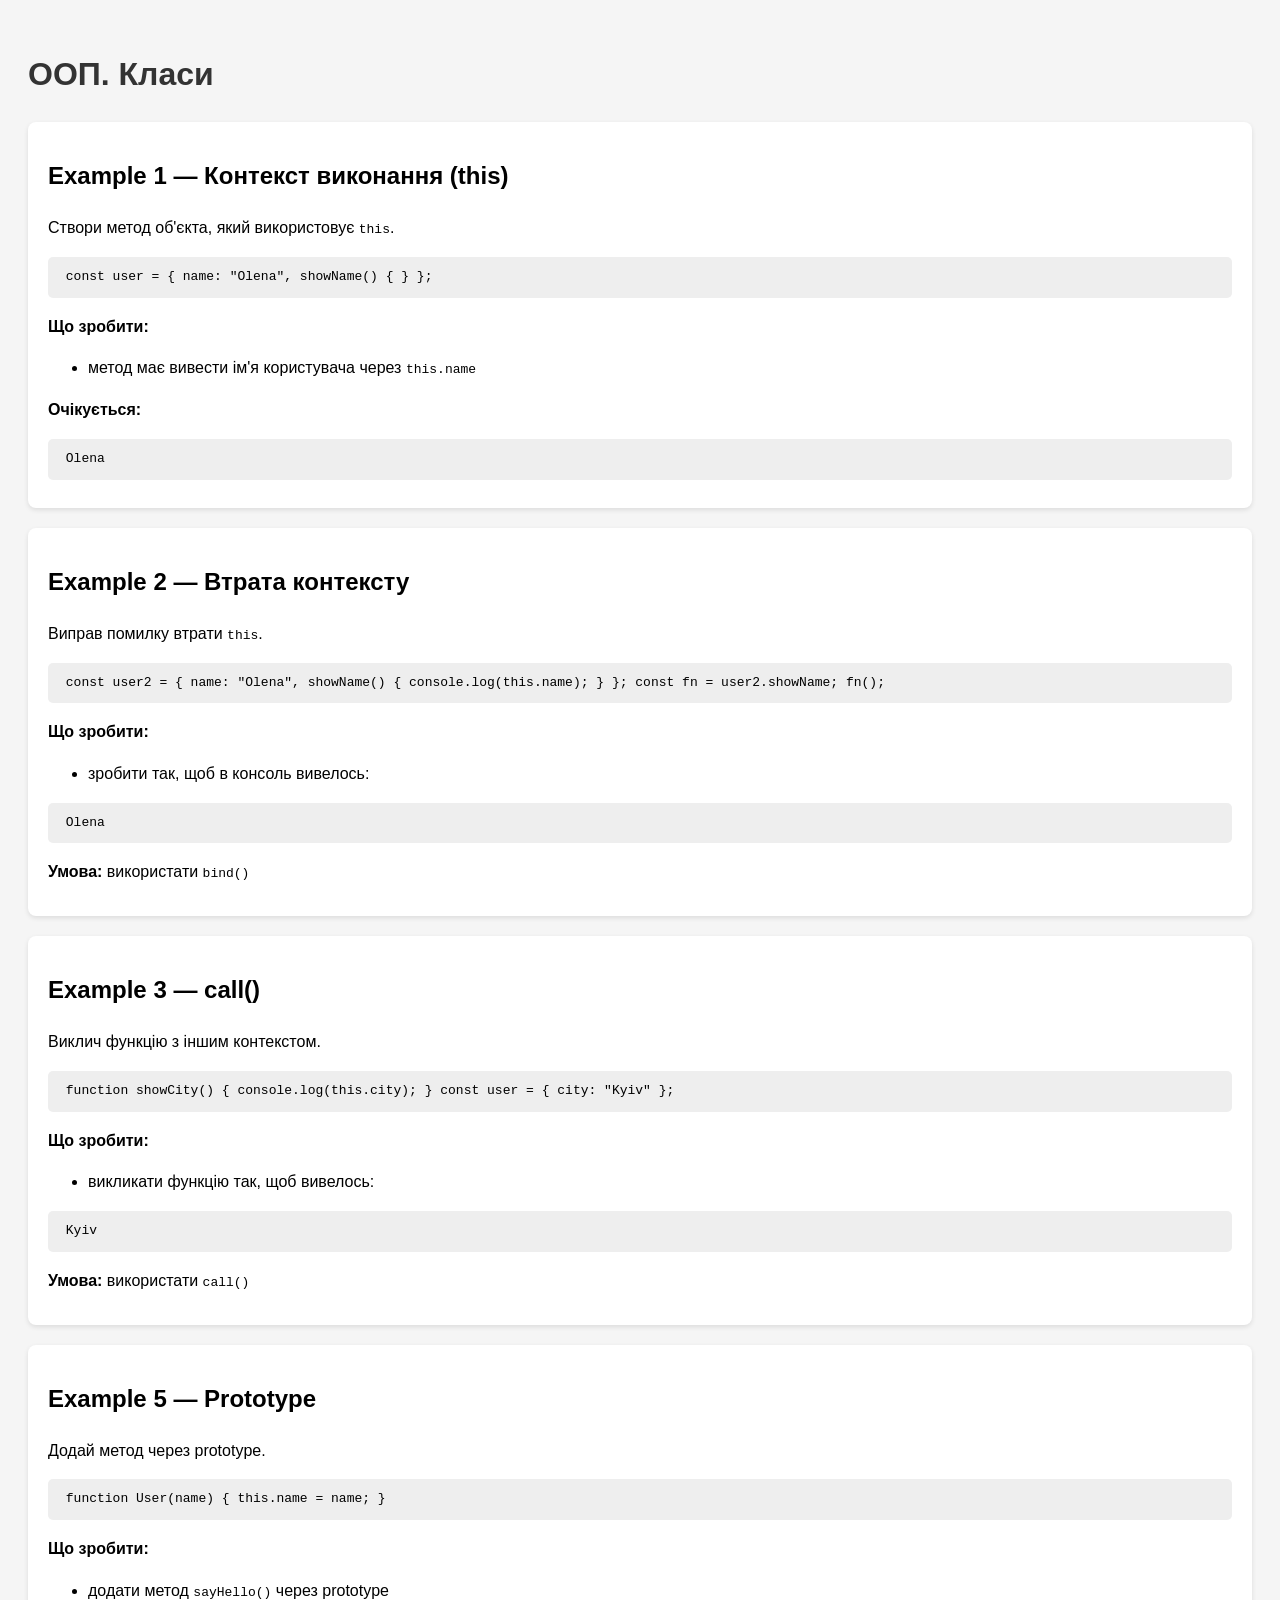
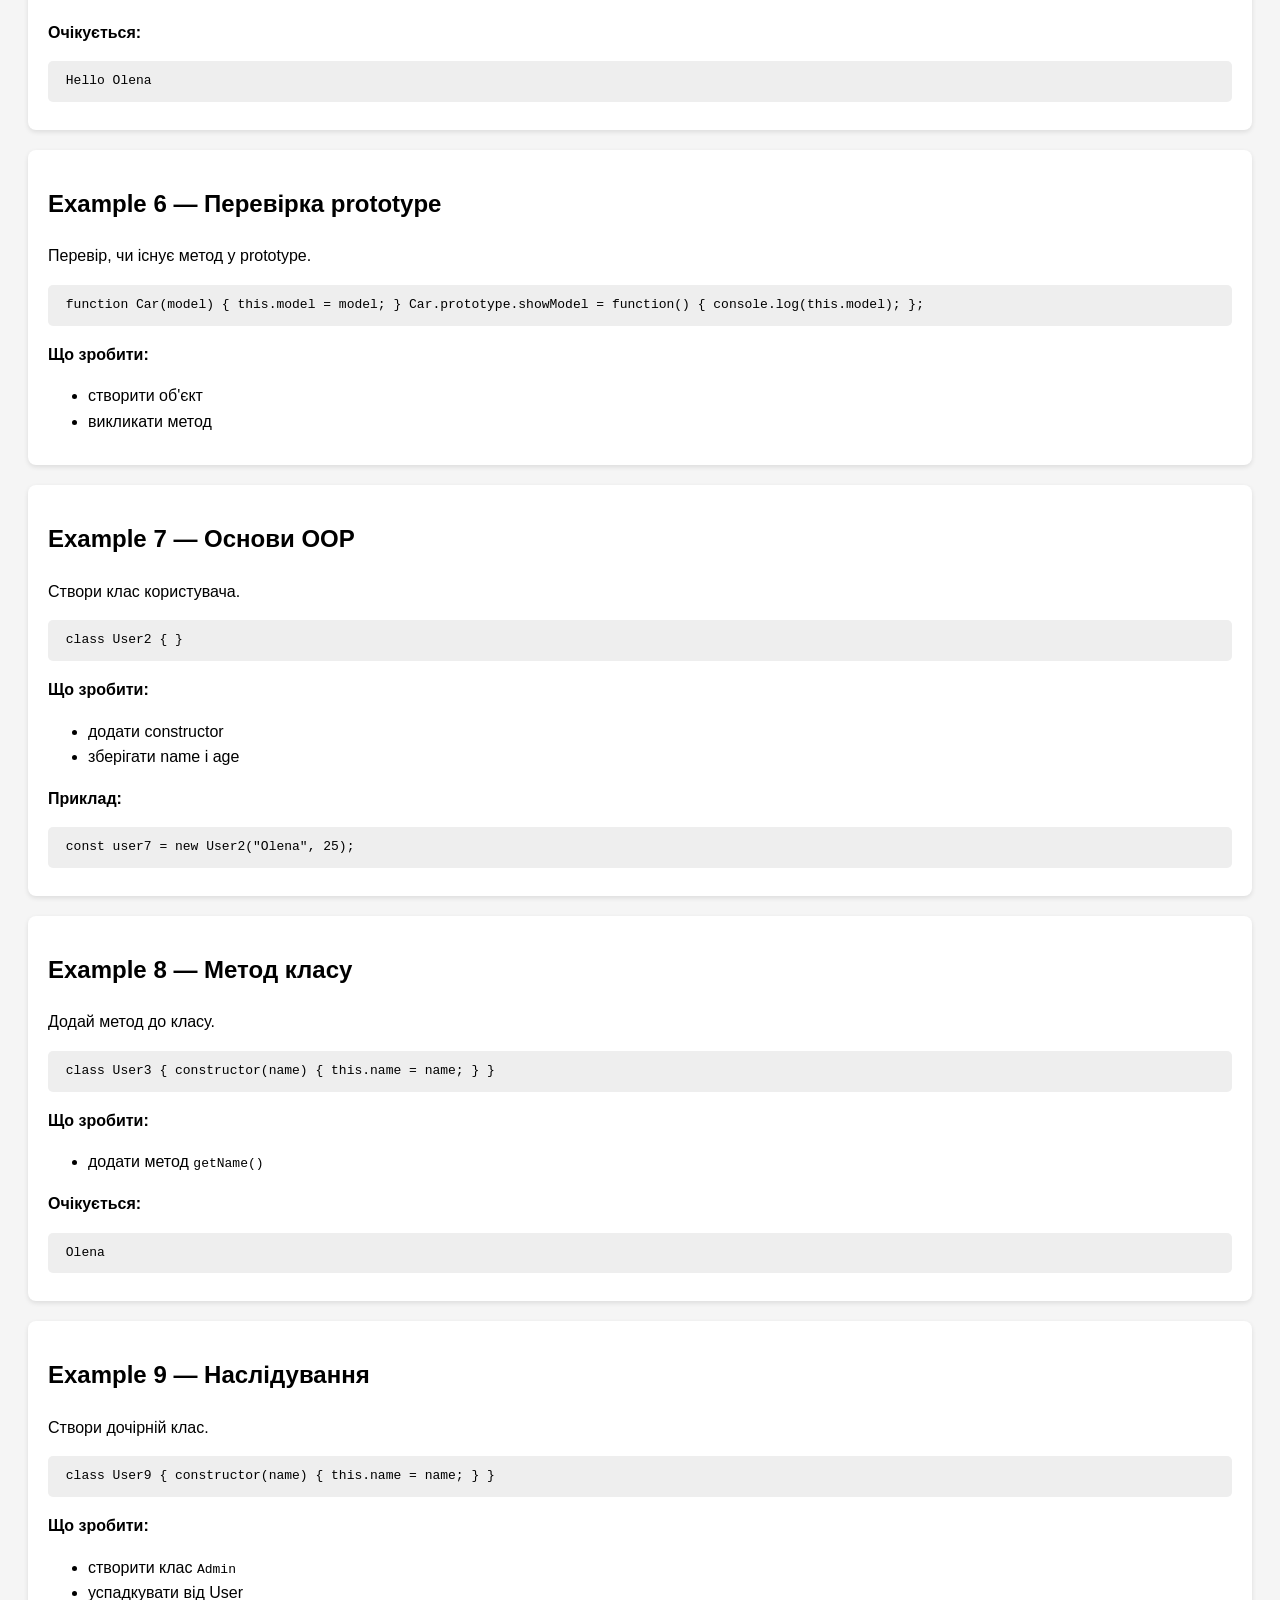
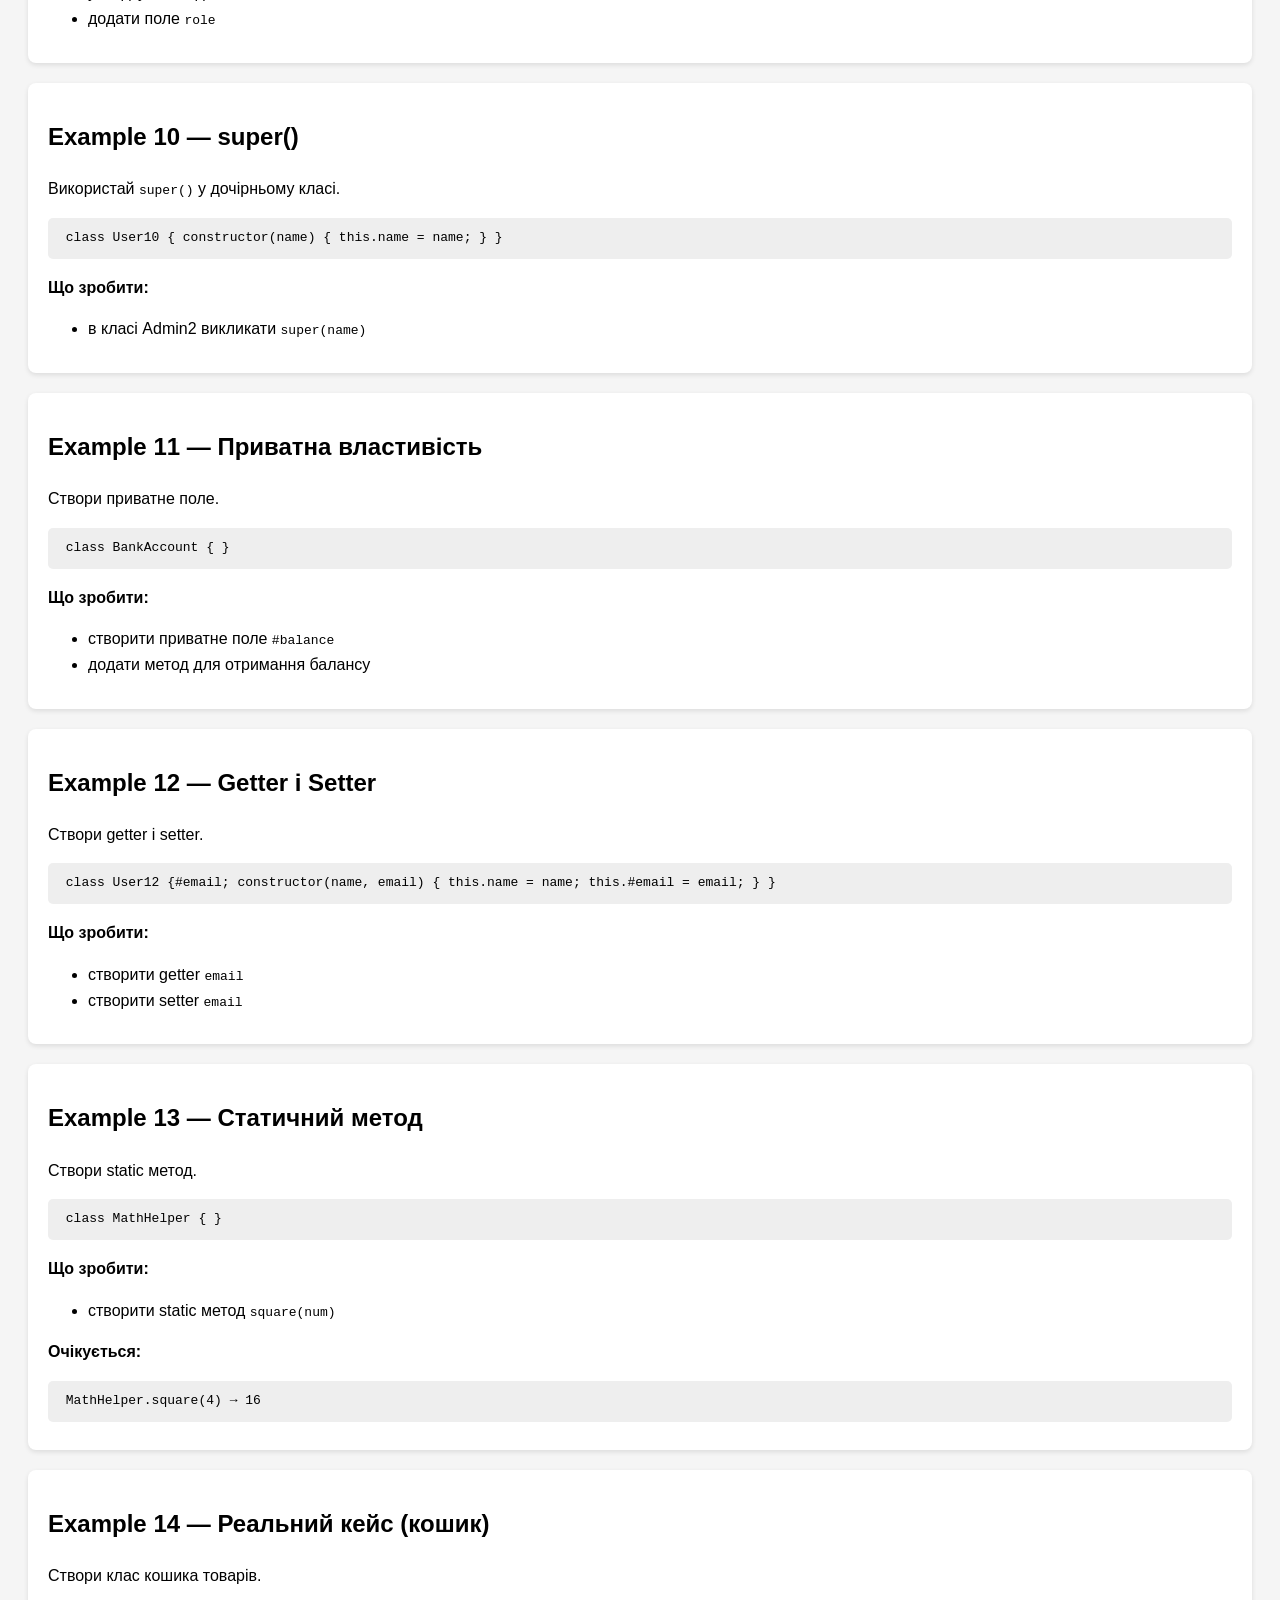
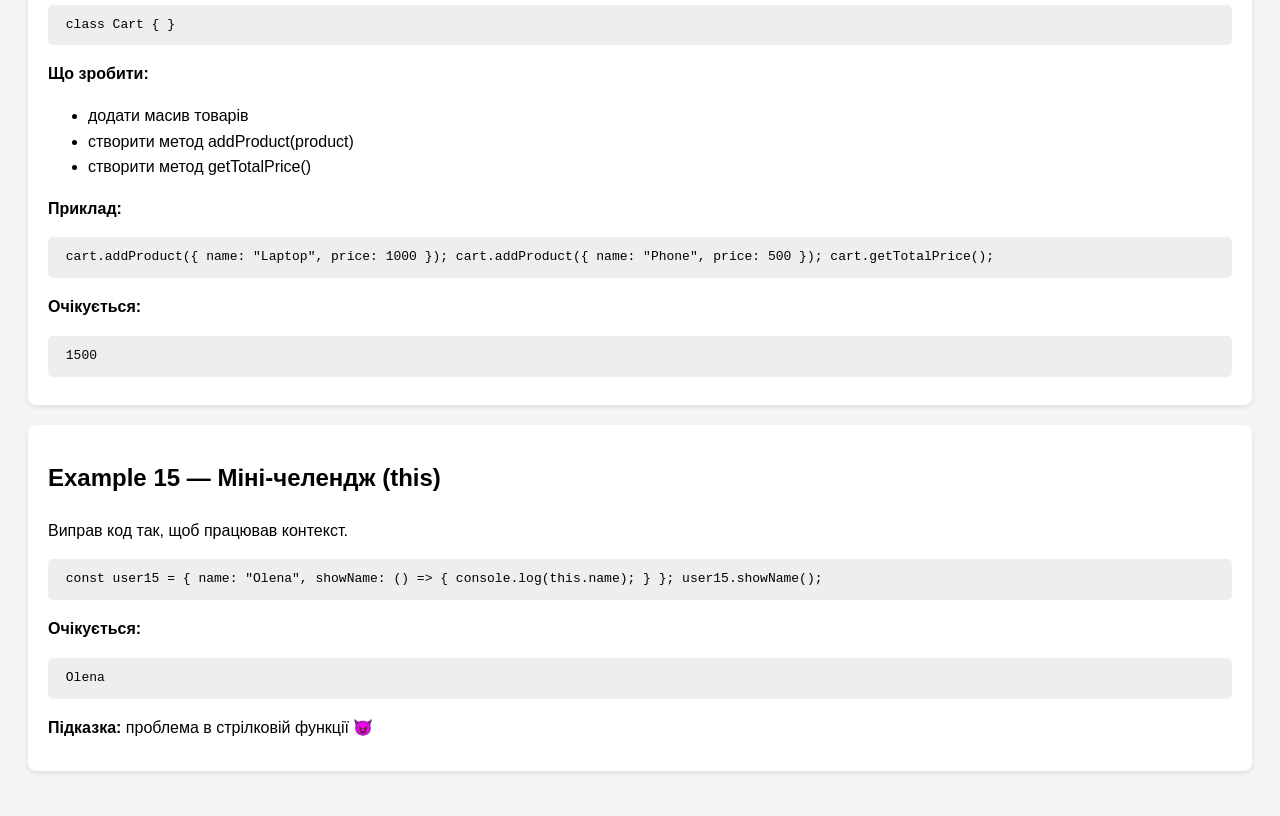
<file: lessons/lesson-06/index.html>
<!DOCTYPE html>
<html lang="uk">

<head>
    <meta charset="UTF-8">
    <meta name="viewport" content="width=device-width, initial-scale=1.0">
    <title>Lesson 6 — ООП. Класи</title>
    <style>
        body {
            font-family: Arial, sans-serif;
            padding: 20px;
            line-height: 1.6;
            background-color: #f5f5f5;
        }

        h1 {
            color: #333;
        }

        section {
            background-color: #fff;
            padding: 15px 20px;
            margin-bottom: 20px;
            border-radius: 8px;
            box-shadow: 0 2px 5px rgba(0, 0, 0, 0.1);
        }

        pre {
            background-color: #eee;
            padding: 10px;
            border-radius: 5px;
            overflow-x: auto;
        }

        button {
            margin-top: 10px;
            padding: 5px 10px;
        }
    </style>
</head>

<body>

    <h1>ООП. Класи</h1>

    <section>
        <h2>Example 1 — Контекст виконання (this)</h2>
        <p>Створи метод об'єкта, який використовує <code>this</code>.</p>
        <pre><code> const user = { name: "Olena", showName() { } }; </code></pre>
        <p><strong>Що зробити:</strong></p>
        <ul>
            <li>метод має вивести ім'я користувача через <code>this.name</code></li>
        </ul>
        <p><strong>Очікується:</strong></p>
        <pre><code> Olena </code></pre>
    </section>

    <section>
        <h2>Example 2 — Втрата контексту</h2>
        <p>Виправ помилку втрати <code>this</code>.</p>
        <pre><code> const user2 = { name: "Olena", showName() { console.log(this.name); } }; const fn = user2.showName; fn(); </code></pre>
        <p><strong>Що зробити:</strong></p>
        <ul>
            <li>зробити так, щоб в консоль вивелось:</li>
        </ul>
        <pre><code> Olena </code></pre>
        <p><strong>Умова:</strong> використати <code>bind()</code></p>
    </section>

<section>
    <h2>Example 3 — call()</h2>
    <p>Виклич функцію з іншим контекстом.</p>
    <pre><code> function showCity() { console.log(this.city); } const user = { city: "Kyiv" }; </code></pre>
    <p><strong>Що зробити:</strong></p>
    <ul>
        <li>викликати функцію так, щоб вивелось:</li>
    </ul>
    <pre><code> Kyiv </code></pre>
    <p><strong>Умова:</strong> використати <code>call()</code></p>
</section>

<!-- <section>
    <h2>Example 4 — apply()</h2>
    <p>Передай аргументи через масив.</p>
    <pre><code> function sum(a, b) { console.log(a + b); } </code></pre>
    <p><strong>Що зробити:</strong></p>
    <ul>
        <li>викликати функцію через <code>apply()</code></li>
    </ul>
    <p><strong>Очікується:</strong></p>
    <pre><code> 15 </code></pre>
</section> -->

<section>
    <h2>Example 5 — Prototype</h2>
    <p>Додай метод через prototype.</p>
    <pre><code> function User(name) { this.name = name; } </code></pre>
    <p><strong>Що зробити:</strong></p>
    <ul>
        <li>додати метод <code>sayHello()</code> через prototype</li>
    </ul>
    <p><strong>Очікується:</strong></p>
    <pre><code> Hello Olena </code></pre>
</section>

<section>
    <h2>Example 6 — Перевірка prototype</h2>
    <p>Перевір, чи існує метод у prototype.</p>
    <pre><code> function Car(model) { this.model = model; } Car.prototype.showModel = function() { console.log(this.model); }; </code></pre>
    <p><strong>Що зробити:</strong></p>
    <ul>
        <li>створити об'єкт</li>
        <li>викликати метод</li>
    </ul>
</section>

<section>
    <h2>Example 7 — Основи OOP</h2>
    <p>Створи клас користувача.</p>
    <pre><code> class User2 { } </code></pre>
    <p><strong>Що зробити:</strong></p>
    <ul>
        <li>додати constructor</li>
        <li>зберігати name і age</li>
    </ul>
    <p><strong>Приклад:</strong></p>
    <pre><code> const user7 = new User2("Olena", 25); </code></pre>
</section>


<section>
    <h2>Example 8 — Метод класу</h2>
    <p>Додай метод до класу.</p>
    <pre><code> class User3 { constructor(name) { this.name = name; } } </code></pre>
    <p><strong>Що зробити:</strong></p>
    <ul>
        <li>додати метод <code>getName()</code></li>
    </ul>
    <p><strong>Очікується:</strong></p>
    <pre><code> Olena </code></pre>
</section>

<section>
    <h2>Example 9 — Наслідування</h2>
    <p>Створи дочірній клас.</p>
    <pre><code> class User9 { constructor(name) { this.name = name; } } </code></pre>
    <p><strong>Що зробити:</strong></p>
    <ul>
        <li>створити клас <code>Admin</code></li>
        <li>успадкувати від User</li>
        <li>додати поле <code>role</code></li>
    </ul>
</section>

<section>
    <h2>Example 10 — super()</h2>
    <p>Використай <code>super()</code> у дочірньому класі.</p>
    <pre><code> class User10 { constructor(name) { this.name = name; } } </code></pre>
    <p><strong>Що зробити:</strong></p>
    <ul>
        <li>в класі Admin2 викликати <code>super(name)</code></li>
    </ul>
</section>

<section>
    <h2>Example 11 — Приватна властивість</h2>
    <p>Створи приватне поле.</p>
    <pre><code> class BankAccount { } </code></pre>
    <p><strong>Що зробити:</strong></p>
    <ul>
        <li>створити приватне поле <code>#balance</code></li>
        <li>додати метод для отримання балансу</li>
    </ul>
</section>

<section>
    <h2>Example 12 — Getter і Setter</h2>
    <p>Створи getter і setter.</p>
    <pre><code> class User12 {#email; constructor(name, email) { this.name = name; this.#email = email; } } </code></pre>
    <p><strong>Що зробити:</strong></p>
    <ul>
        <li>створити getter <code>email</code></li>
        <li>створити setter <code>email</code></li>
    </ul>
</section>

<section>
    <h2>Example 13 — Статичний метод</h2>
    <p>Створи static метод.</p>
    <pre><code> class MathHelper { } </code></pre>
    <p><strong>Що зробити:</strong></p>
    <ul>
        <li>створити static метод <code>square(num)</code></li>
    </ul>
    <p><strong>Очікується:</strong></p>
    <pre><code> MathHelper.square(4) → 16 </code></pre>
</section>

<section>
    <h2>Example 14 — Реальний кейс (кошик)</h2>
    <p>Створи клас кошика товарів.</p>
    <pre><code> class Cart { } </code></pre>
    <p><strong>Що зробити:</strong></p>
    <ul>
        <li>додати масив товарів</li>
        <li>створити метод addProduct(product)</li>
        <li>створити метод getTotalPrice()</li>
    </ul>
    <p><strong>Приклад:</strong></p>
    <pre><code> cart.addProduct({ name: "Laptop", price: 1000 }); cart.addProduct({ name: "Phone", price: 500 }); cart.getTotalPrice(); </code></pre>
    <p><strong>Очікується:</strong></p>
    <pre><code> 1500 </code></pre>
</section>

<section>
    <h2>Example 15 — Міні-челендж (this)</h2>
    <p>Виправ код так, щоб працював контекст.</p>
    <pre><code> const user15 = { name: "Olena", showName: () => { console.log(this.name); } }; user15.showName(); </code></pre>
    <p><strong>Очікується:</strong></p>
    <pre><code> Olena </code></pre>
    <p><strong>Підказка:</strong> проблема в стрілковій функції 😈</p>
</section>


    <script src="./script.js"></script>
</body>

</html>
</file>
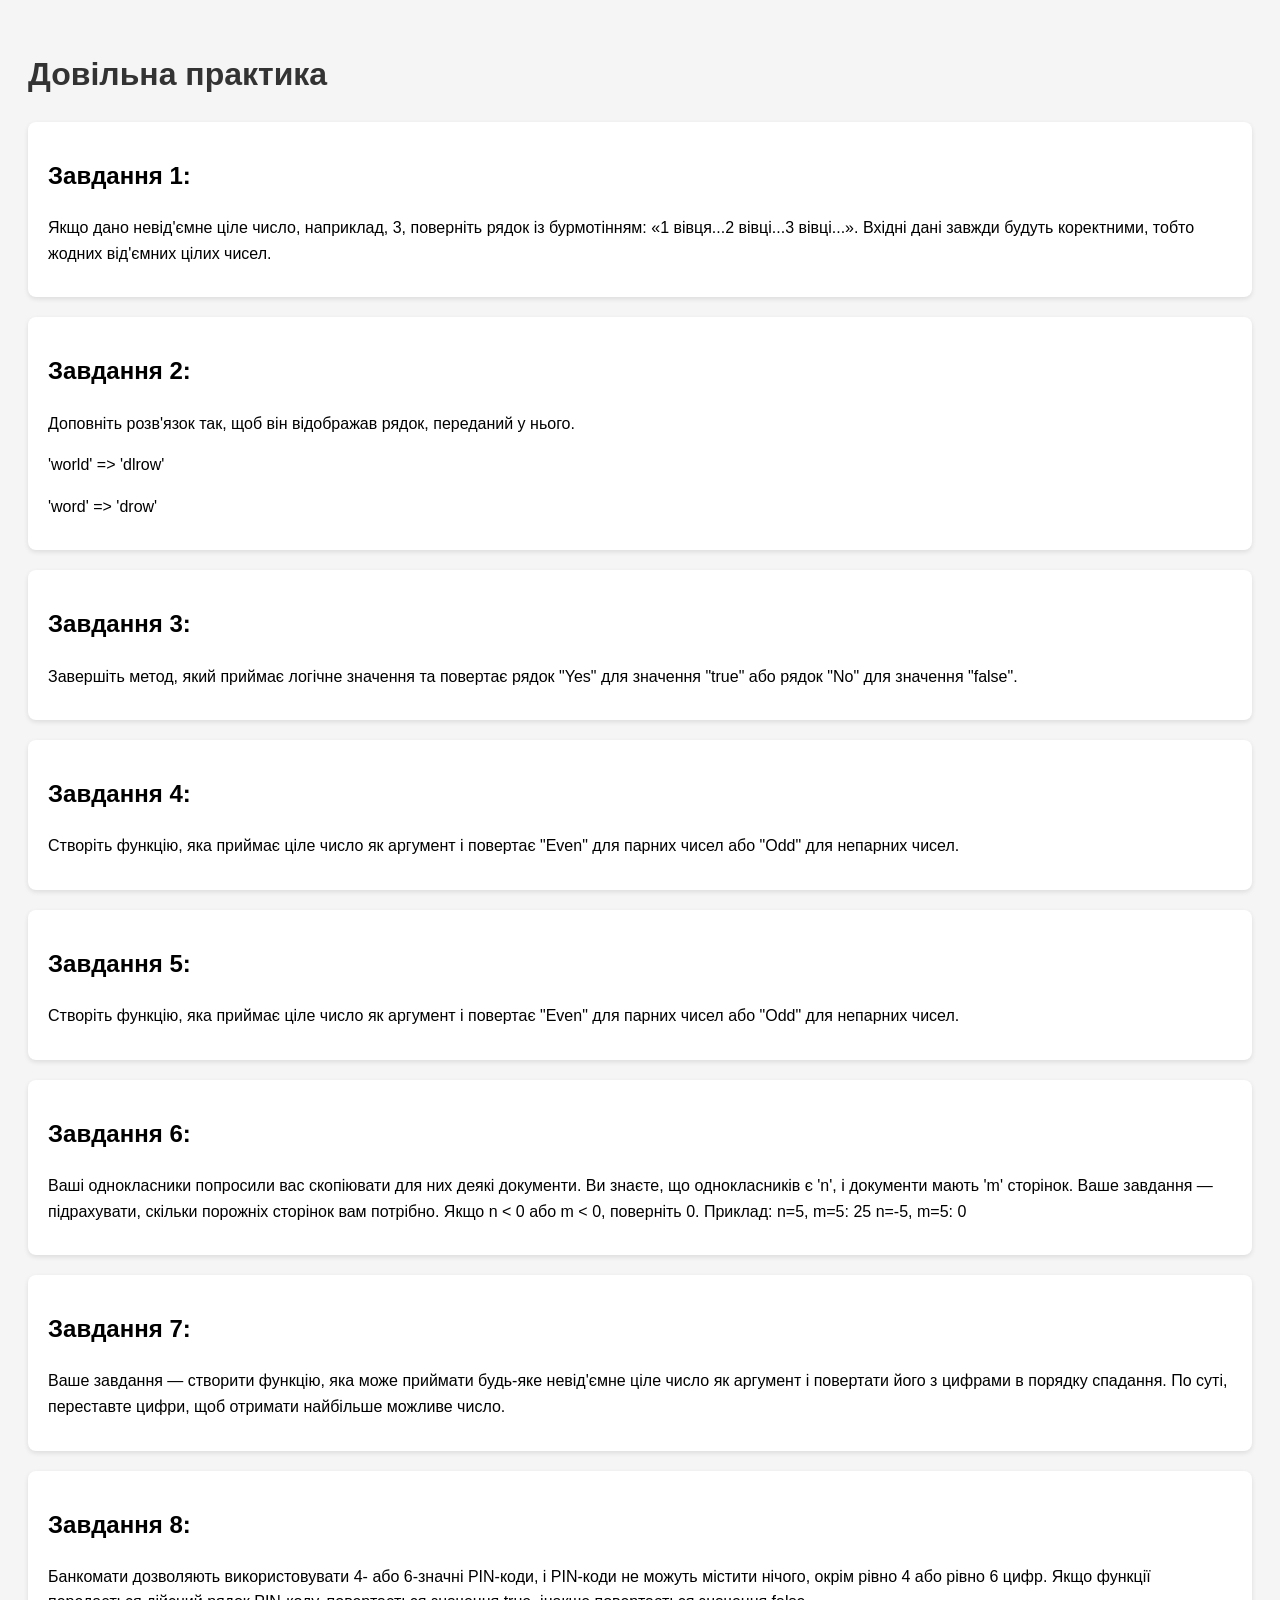
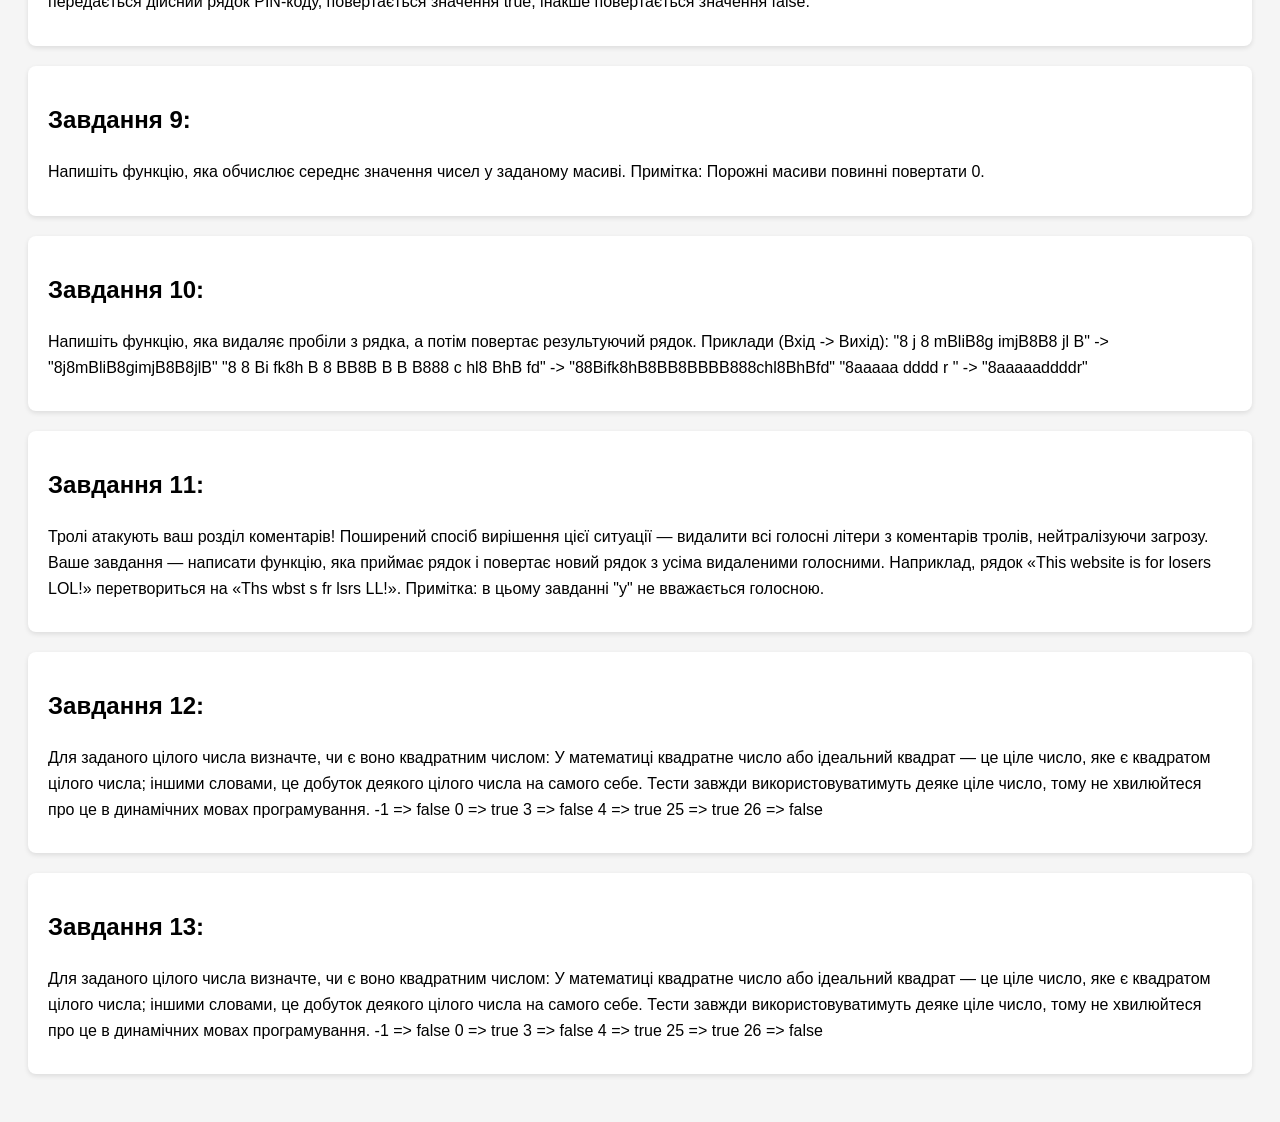
<file: lessons/practice/index.html>
<!DOCTYPE html>
<html lang="uk">

<head>
    <meta charset="UTF-8">
    <meta name="viewport" content="width=device-width, initial-scale=1.0">
    <title>Lesson 4 — Об'єкти</title>
    <style>
        body {
            font-family: Arial, sans-serif;
            padding: 20px;
            line-height: 1.6;
            background-color: #f5f5f5;
        }

        h1 {
            color: #333;
        }

        section {
            background-color: #fff;
            padding: 15px 20px;
            margin-bottom: 20px;
            border-radius: 8px;
            box-shadow: 0 2px 5px rgba(0, 0, 0, 0.1);
        }

        pre {
            background-color: #eee;
            padding: 10px;
            border-radius: 5px;
            overflow-x: auto;
        }

        button {
            margin-top: 10px;
            padding: 5px 10px;
        }
    </style>
</head>

<body>

    <h1>Довільна практика</h1>
<section>
    <h2>Завдання 1:</h2>
    <p>
        Якщо дано невід'ємне ціле число, наприклад, 3, поверніть рядок із бурмотінням: «1 вівця...2 вівці...3 вівці...». Вхідні
        дані завжди будуть коректними, тобто жодних від'ємних цілих чисел.
    </p>
</section>

<section>
    <h2>Завдання 2:</h2>
    <p>Доповніть розв'язок так, щоб він відображав рядок, переданий у нього.</p>
    <p>'world' => 'dlrow'</p>
   <p>
'word' => 'drow'
   </p>
    
</section>

<section>
    <h2>Завдання 3:</h2>
    <p>Завершіть метод, який приймає логічне значення та повертає рядок "Yes" для значення "true" або рядок "No" для значення
    "false".</p>
</section>

<section>
    <h2>Завдання 4:</h2>
    <p>Створіть функцію, яка приймає ціле число як аргумент і повертає "Even" для парних чисел або "Odd" для непарних
    чисел.</p>
</section>

<section>
    <h2>Завдання 5:</h2>
    <p>Створіть функцію, яка приймає ціле число як аргумент і повертає "Even" для парних чисел або "Odd" для непарних
        чисел.</p>
</section>

<section>
    <h2>Завдання 6:</h2>
    <p>Ваші однокласники попросили вас скопіювати для них деякі документи. Ви знаєте, що однокласників є 'n', і документи мають
    'm' сторінок.
    
    Ваше завдання — підрахувати, скільки порожніх сторінок вам потрібно. Якщо n < 0 або m < 0, поверніть 0. Приклад: n=5,
        m=5: 25 n=-5, m=5: 0</p>
</section>

<section>
<h2>Завдання 7:</h2>
    <p>
        Ваше завдання — створити функцію, яка може приймати будь-яке невід'ємне ціле число як аргумент і повертати його з
        цифрами в порядку спадання. По суті, переставте цифри, щоб отримати найбільше можливе число.
    </p>
</section>

<section>
<h2>Завдання 8:</h2>
    <p>
        Банкомати дозволяють використовувати 4- або 6-значні PIN-коди, і PIN-коди не можуть містити нічого, окрім рівно 4 або
        рівно 6 цифр.
        
        Якщо функції передається дійсний рядок PIN-коду, повертається значення true, інакше повертається значення false.
    </p>
</section>

<section>
    <h2>Завдання 9:</h2>
    <p>
    Напишіть функцію, яка обчислює середнє значення чисел у заданому масиві.
    
    Примітка: Порожні масиви повинні повертати 0.
    </p>
</section>

<section>
    <h2>Завдання 10:</h2>
    <p>
        Напишіть функцію, яка видаляє пробіли з рядка, а потім повертає результуючий рядок.
        
        Приклади (Вхід -> Вихід):
        
        "8 j 8 mBliB8g imjB8B8 jl B" -> "8j8mBliB8gimjB8B8jlB"
        "8 8 Bi fk8h B 8 BB8B B B B888 c hl8 BhB fd" -> "88Bifk8hB8BB8BBBB888chl8BhBfd"
        "8aaaaa dddd r " -> "8aaaaaddddr"
    </p>
</section>

<section>
    <h2>Завдання 11:</h2>
    <p>
        Тролі атакують ваш розділ коментарів!
        
        Поширений спосіб вирішення цієї ситуації — видалити всі голосні літери з коментарів тролів, нейтралізуючи загрозу.
        
        Ваше завдання — написати функцію, яка приймає рядок і повертає новий рядок з усіма видаленими голосними.
        
        Наприклад, рядок «This website is for losers LOL!» перетвориться на «Ths wbst s fr lsrs LL!».
        Примітка: в цьому завданні "y" не вважається голосною.
    </p>
</section>

<section>
    <h2>Завдання 12:</h2>
    <p>
        Для заданого цілого числа визначте, чи є воно квадратним числом:
        
        У математиці квадратне число або ідеальний квадрат — це ціле число, яке є квадратом цілого числа; іншими словами, це
        добуток деякого цілого числа на самого себе.
        
        Тести завжди використовуватимуть деяке ціле число, тому не хвилюйтеся про це в динамічних мовах програмування.

        -1 => false
        0 => true
        3 => false
        4 => true
        25 => true
        26 => false
    </p>
</section>

<section>
    <h2>Завдання 13:</h2>
    <p>
        Для заданого цілого числа визначте, чи є воно квадратним числом:

        У математиці квадратне число або ідеальний квадрат — це ціле число, яке є квадратом цілого числа; іншими
        словами, це
        добуток деякого цілого числа на самого себе.

        Тести завжди використовуватимуть деяке ціле число, тому не хвилюйтеся про це в динамічних мовах програмування.

        -1 => false
        0 => true
        3 => false
        4 => true
        25 => true
        26 => false
    </p>
</section>

    <script src="./script.js"></script>
</body>

</html>
</file>
